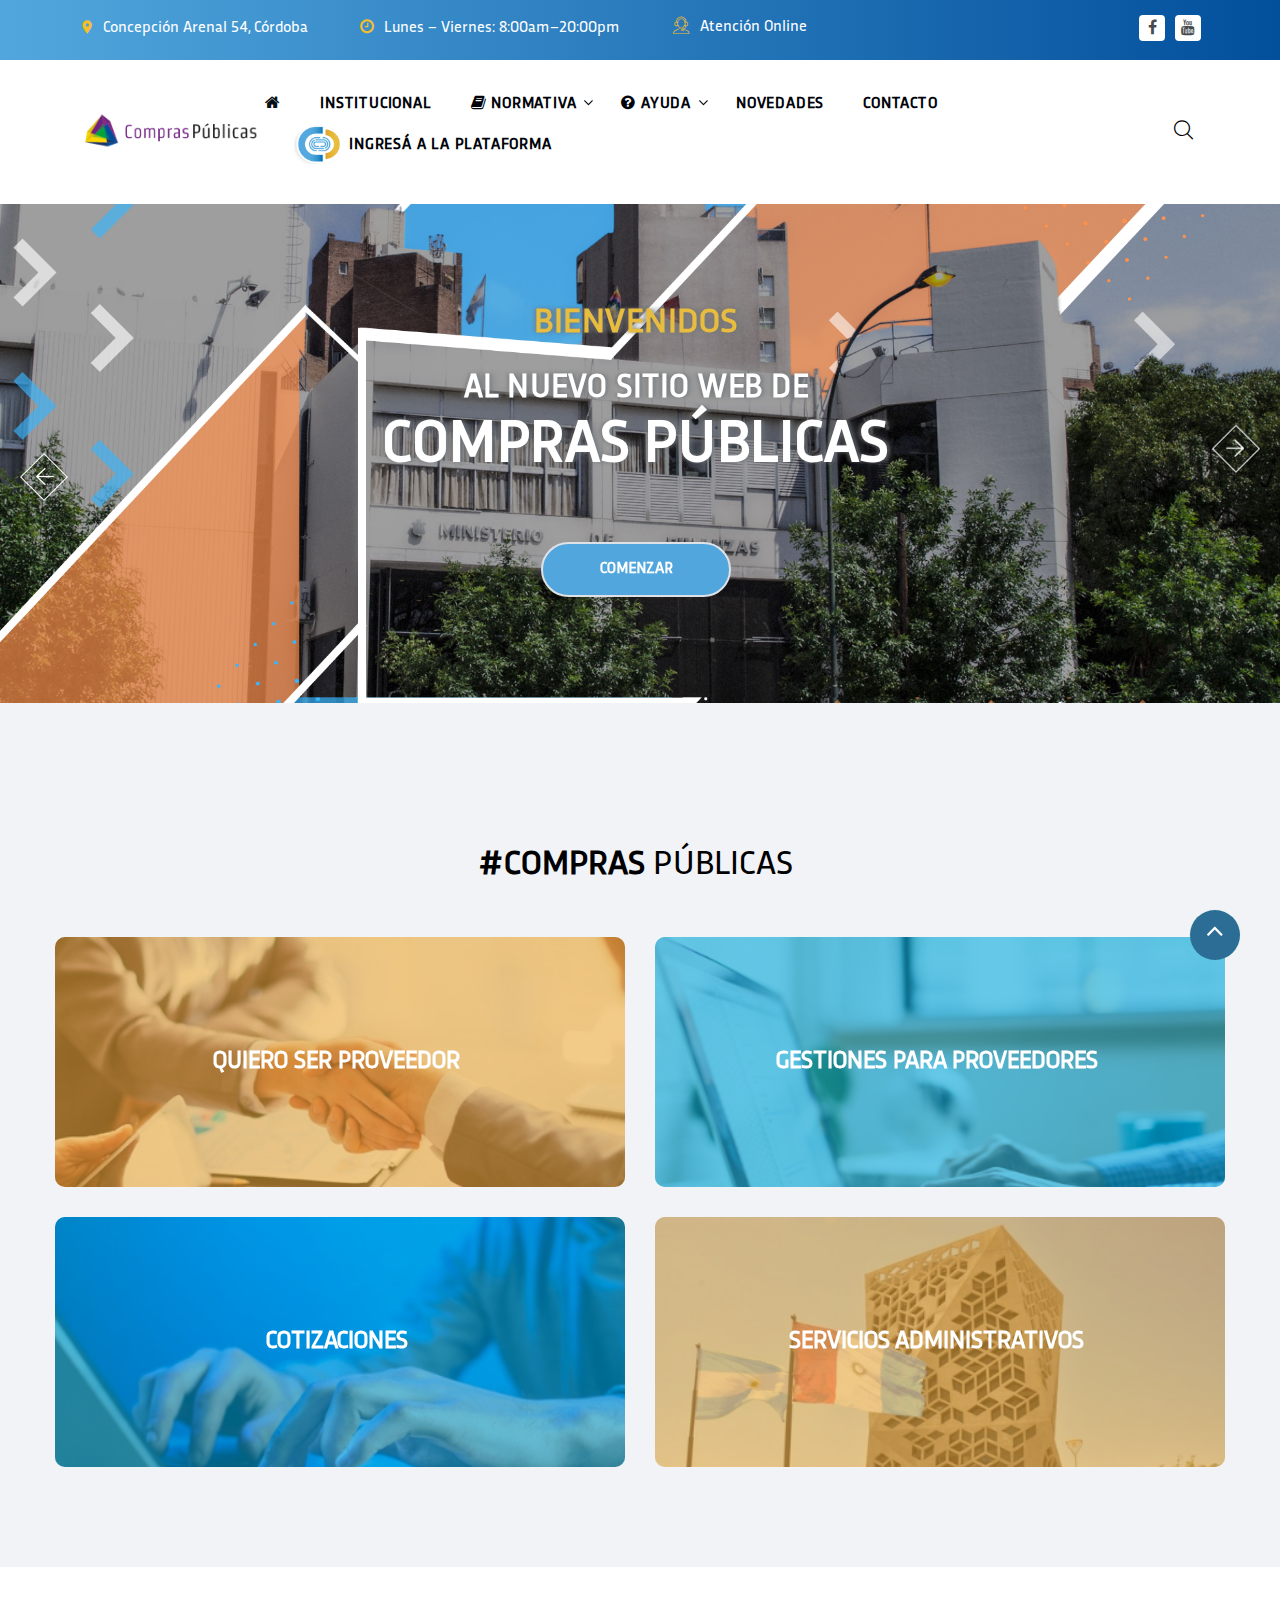
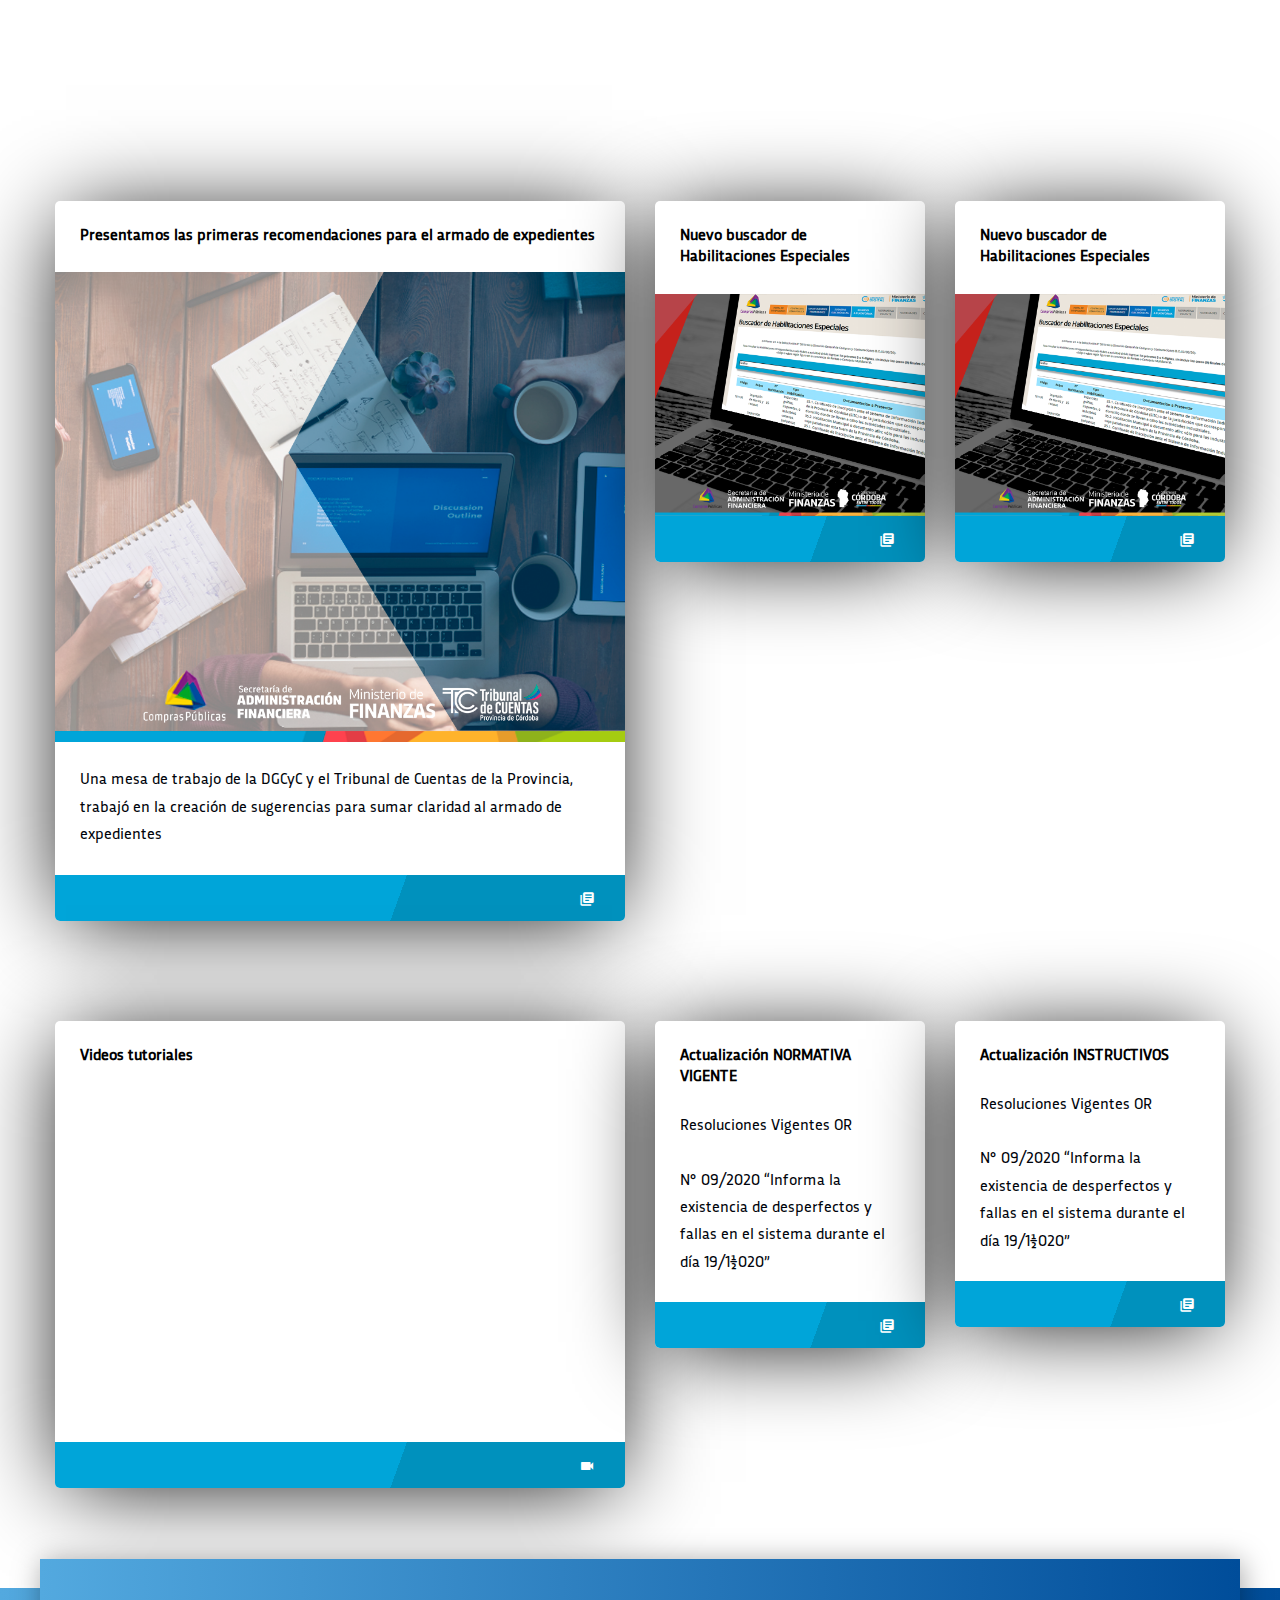
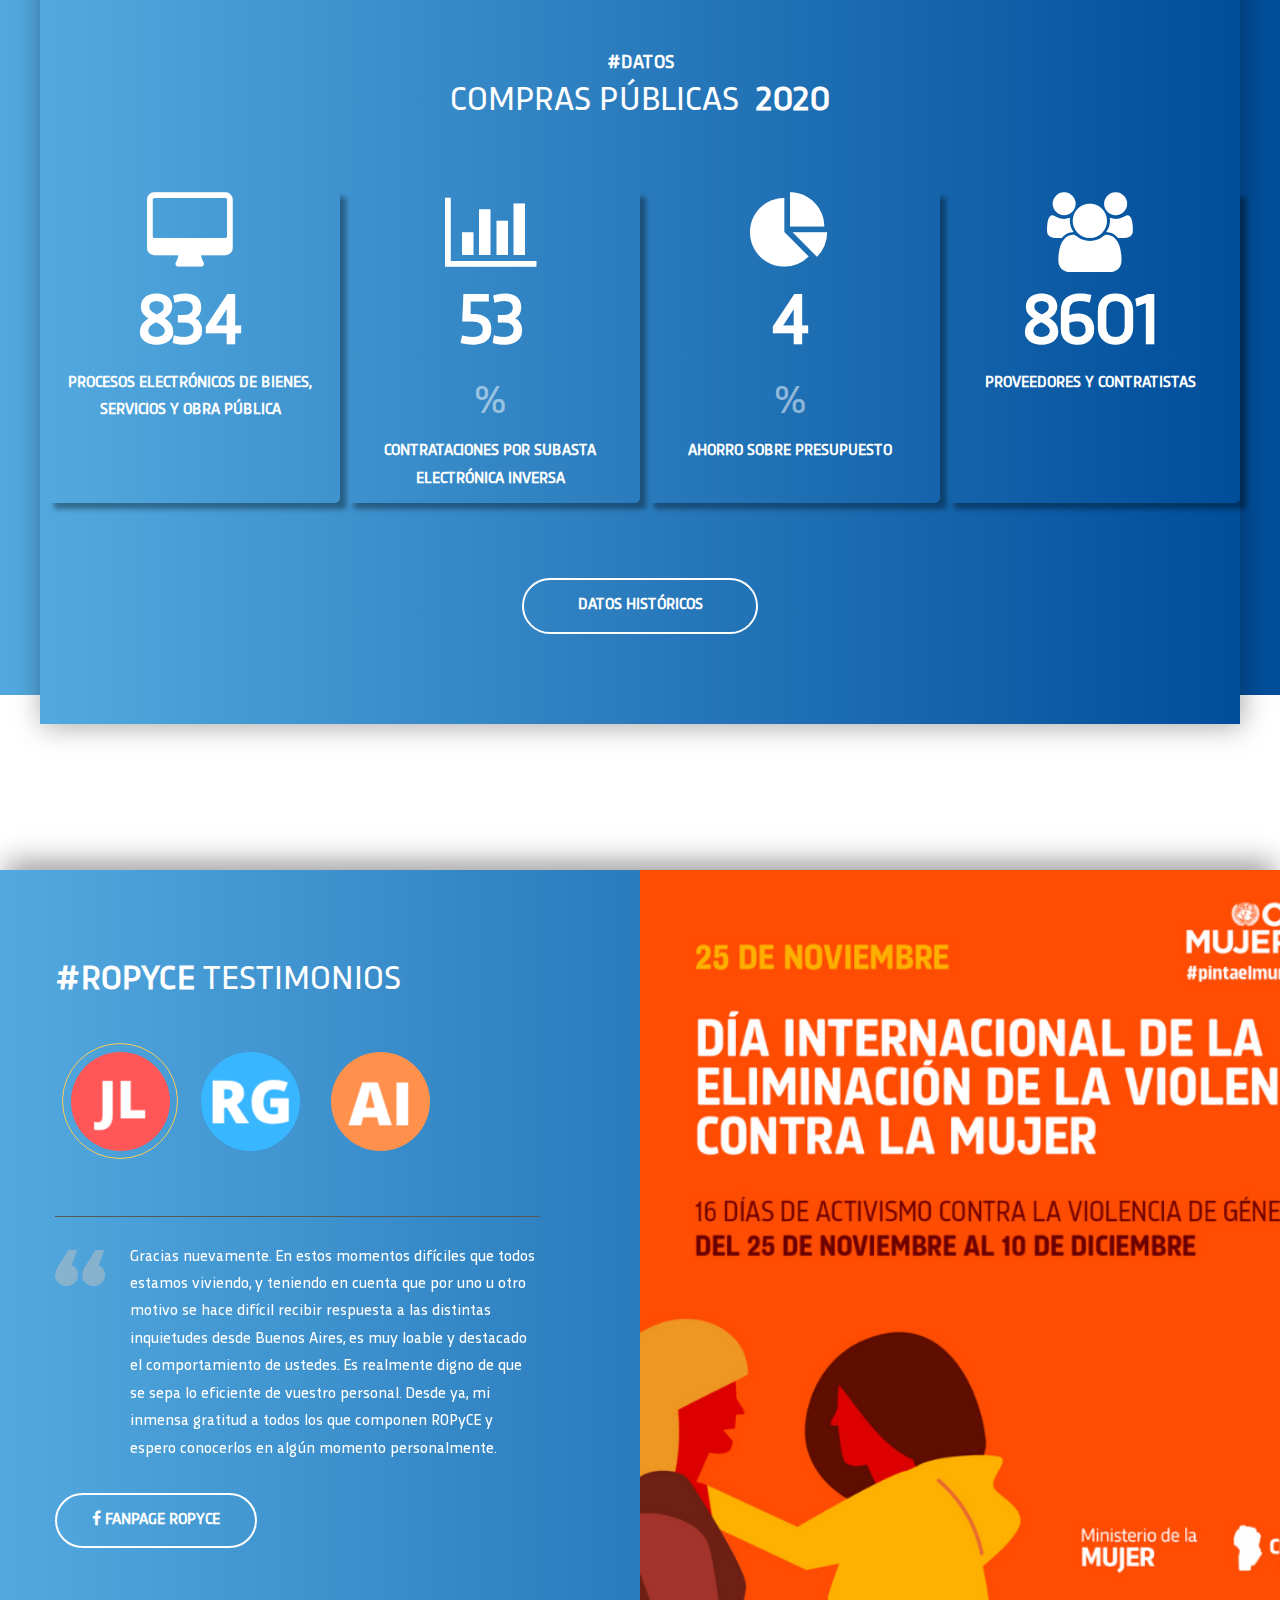
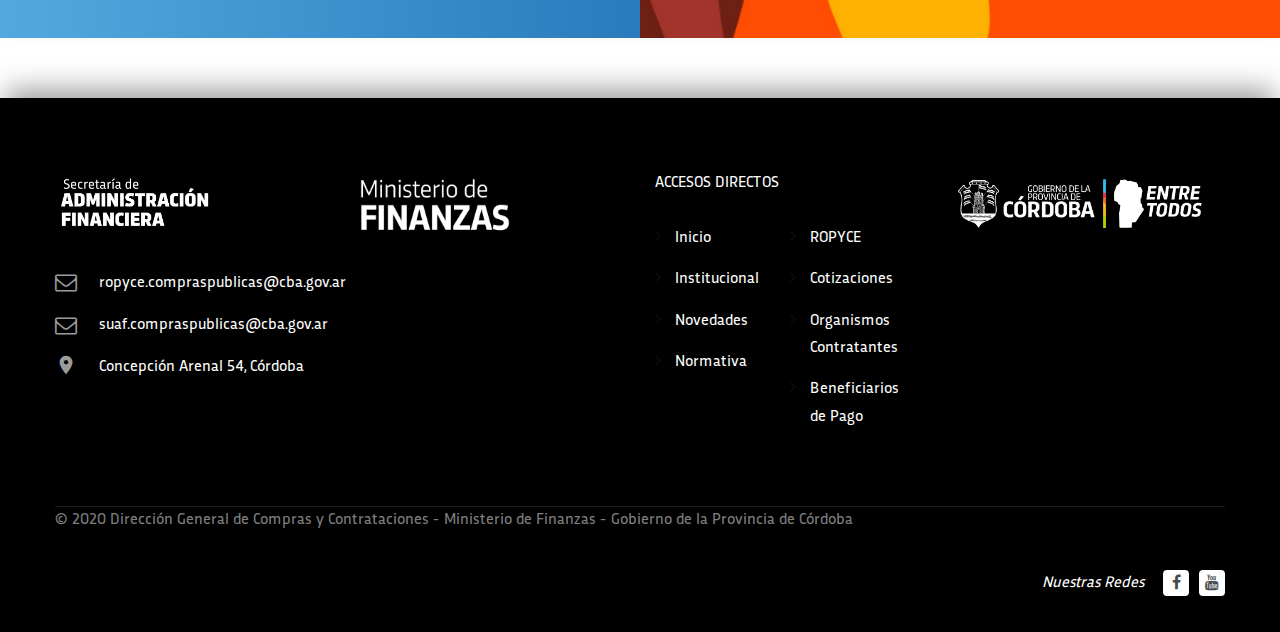
<file: index.html>
<!DOCTYPE html>
<html lang="es" class="wide wow-animation">
<head>
<title>ComprasPúblicas</title>
<meta name="format-detection" content="telephone=no">
<meta name="viewport" content="width=device-width, height=device-height, initial-scale=1.0, maximum-scale=1.0, user-scalable=0">
<meta http-equiv="X-UA-Compatible" content="IE=edge">
<meta charset="utf-8">
<!-- CSS -->
<link rel="stylesheet" href="https://cdn.jsdelivr.net/npm/bootstrap@4.5.3/dist/css/bootstrap.min.css" integrity="sha384-TX8t27EcRE3e/ihU7zmQxVncDAy5uIKz4rEkgIXeMed4M0jlfIDPvg6uqKI2xXr2" crossorigin="anonymous">

<!-- jQuery and JS bundle w/ Popper.js -->
<script src="https://code.jquery.com/jquery-3.5.1.slim.min.js" integrity="sha384-DfXdz2htPH0lsSSs5nCTpuj/zy4C+OGpamoFVy38MVBnE+IbbVYUew+OrCXaRkfj" crossorigin="anonymous"></script>
<script src="https://cdn.jsdelivr.net/npm/bootstrap@4.5.3/dist/js/bootstrap.bundle.min.js" integrity="sha384-ho+j7jyWK8fNQe+A12Hb8AhRq26LrZ/JpcUGGOn+Y7RsweNrtN/tE3MoK7ZeZDyx" crossorigin="anonymous"></script>
<link rel="icon" href="images/favicon-2.png" type="image/x-icon">
<link rel="stylesheet" type="text/css" href="css/css.css?family=Roboto:100,300,400,500,700%7CPlayfair+Display:400,700,700i,900,900i">
<link rel="stylesheet" href="css/style.css">


<script src="https://code.jquery.com/jquery-3.5.1.min.js" integrity="sha256-9/aliU8dGd2tb6OSsuzixeV4y/faTqgFtohetphbbj0=" crossorigin="anonymous"></script>

<script type="text/javascript">
$(document).ready(function() {
$('a[href^="#"]').click(function() {
  var destino = $(this.hash);
  if (destino.length == 0) {
    destino = $('a[name="' + this.hash.substr(1) + '"]');
  }
  if (destino.length == 0) {
    destino = $('html');
  }
  $('html, body').animate({ scrollTop: destino.offset().top }, 500);
  return false;
});
});
</script>


</head>
<body style="">
<div class="page">
  <header class="page-head ">
    <div class="rd-navbar-wrap ">
      <nav data-layout="rd-navbar-fixed" data-sm-layout="rd-navbar-fixed" data-md-device-layout="rd-navbar-fixed" data-lg-layout="rd-navbar-static" data-lg-device-layout="rd-navbar-static" data-stick-up-clone="false" data-md-stick-up-offset="53px" data-lg-stick-up-offset="53px" data-md-stick-up="true" data-lg-stick-up="true" class="rd-navbar rd-navbar-corporate-dark">
        <div class="rd-navbar-inner ">
          <div class="rd-navbar-aside ">
            <div data-custom-toggle=".rd-navbar-aside" data-custom-toggle-disable-on-blur="true" class="rd-navbar-aside-toggle"><span></span></div>
            <div class="rd-navbar-aside-content context-dark ">
              <ul class="rd-navbar-aside-group list-units">
                <li>
                  <div class="unit unit-horizontal unit-spacing-xs">
                    <div class="unit-left"><span class="icon icon-xxs-small icon-primary material-icons-place icon-shift-1 offset-top-2"></span></div>
                    <div class="unit-body"><a  class="link-white-v2 reveal-inline">Concepción Arenal 54, Córdoba</a></div>
                  </div>
                </li>
                <li>
                  <div class="unit unit-horizontal unit-spacing-xs">
                    <div class="unit-left"><span class="icon icon-xxs icon-primary fa-clock-o offset-top-2"></span></div>
                    <div class="unit-body">
                      <p class="text-white">Lunes – Viernes: 8:00am–20:00pm</p>
                    </div>
                  </div>
                </li>
                <li>
                  <div class="unit unit-horizontal unit-spacing-xs">
                    <div class="unit-left"><span class="icon icon-xs icon-primary thin-icon-support "></span></div>
                    <div class="unit-body"><a  class="link-white-v2">Atención Online</a></div>
                  </div>
                </li>
              </ul>
              <div class="rd-navbar-aside-group">
                <ul class="list-inline list-inline-reset">
                  <li><a href="https://www.facebook.com/ropycecba" target="_blank" class="icon icon-round icon-abbey-filled icon-xxs-smallest fa fa-facebook"></a></li>
                  <li><a href="https://www.youtube.com/channel/UCiPAxG4_18oZzeJRPIOQkIg" target="_blank" class="icon icon-round icon-abbey-filled icon-xxs-smallest fa fa-youtube"></a></li>
                </ul>
              </div>
            </div>
          </div>



          <div class="rd-navbar-group rd-navbar-search-wrap">
            <div class="rd-navbar-panel">
              <button data-custom-toggle=".rd-navbar-nav-wrap" data-custom-toggle-disable-on-blur="true" class="rd-navbar-toggle"><span></span></button>
              <a href="index.html" class="rd-navbar-brand brand"><img src="images/compras.png" alt="logo" width="200" height="34"/></a> </div>
            <div class="rd-navbar-nav-wrap">
              <div class="rd-navbar-nav-inner">
                <div class="rd-navbar-search">
                  <form action="search-results.html" method="GET" data-search-live="rd-search-results-live" class="rd-search">
                    <div class="form-group">
                      <label for="rd-search-form-input" class="form-label">Buscar...</label>
                      <input id="rd-search-form-input" type="text" name="s" autocomplete="off" class="form-control">
                      <div id="rd-search-results-live" class="rd-search-results-live"></div>
                    </div>
                    <button type="submit" class="rd-search-submit"></button>
                  </form>
                  <button data-rd-navbar-toggle=".rd-navbar-search, .rd-navbar-search-wrap" class="rd-navbar-search-toggle"></button>
                </div>
                <ul class="rd-navbar-nav">
                  <li class="active"><a href="index.html"><i class="fa fa-home"></i> </a> </li>
                  <li><a href="institucional.html">Institucional</a> </li>
                  <li><a href="normativa.html"> <i class="fa fa-book"></i> Normativa</a>
                    <ul class="rd-navbar-dropdown">
                      <li><a href="normativa.html">Bienes y Servicios</a> </li>
                      <li><a href="normativa.html">Obra Pública</a> </li>
                      <li><a href="normativa.html">Resoluciones de la DGCyC</a> </li>
                      <li><a href="normativa.html">Otras normas de referencia</a> </li>
                    </ul>
                  </li>
                  <li><a href="#"><i class="fa fa-question-circle"></i> Ayuda</a>
                    <ul class="rd-navbar-dropdown">
                      <li><a href="ayuda.html">Preguntas Frecuentes</a> </li>
                      <li><a href="instructivos.html">Instructivos</a> </li>

                    </ul>
                  </li>
                  <li><a href="novedades.html">Novedades</a> </li>

                  <li><a href="contacto.html">contacto</a> </li>
                  <li style="cursor:pointer;" class="btncidi"> <a class="" type="" data-toggle="collapse" data-target="#collapseExample" aria-expanded="false" aria-controls="collapseExample"> <img src="images/cidi.png" alt="" width="50px"> Ingresá a la plataforma</a> </li>

                </ul>

              </div>

            </div>

          </div>
        </div>
        <div class="collapse" id="collapseExample">
        <div class="card card-body bg-primary" >
        <div class="row text-white text-center" style="vertical-align:middle">
          <div class="col-lg-4 cidicard">
            <h3>¿QUÉ ES CIUDADANO DIGITAL?:</h3>
            <p>Es una plataforma tecnológica que te permite acceder de forma simple a todos los trámites y servicios digitales del Gobierno de la Provincia de Córdoba.</p>
          </div>
          <div class="col-lg-4 cidicard">
            <h3>NIVEL DE ACCESO 2:</h3>

            <p>Es necesario para realizar las gestiones en ComprasPúblicas. Te permitirá acceder a una mayor cantidad de servicios web, digitalizar documentación y otros. <br>
           </p>	<div type="button" class="btn btn-warning" name="button"><a href="https://cidi.cba.gov.ar/portal-publico/acceso#nivel2" target="_blank">Más Información</a></div>
          </div>
          <div class="col-lg-4 cidicard" style="display:block; margin:auto">

            <img src="images/cidifoto.jpg"  width="129" height="129" alt="" class="img-circle"> <br>
            <div type="button" class="btn btn-warning" name="button"><a href="https://cidi.cba.gov.ar/portal-publico/?app=25" target="_blank" > Iniciá sesión</a>
            </div>

          </div>

        </div>

        </div>
        </div>
      </nav>
    </div>

  </header>



  <main class="page-content">



    <section class="">

      <div data-loop="true" data-autoplay="false" data-simulate-touch="false" class="swiper-container swiper-slider swiper-variant-1 bg-gray-base">
        <div class="swiper-wrapper text-center ">

          <div data-slide-bg="images/slider7.png" class="swiper-slide">
            <div class="swiper-slide-caption">
              <div class="shell">
                <div class="range range-xs-center text-center">
                  <div class="cell-sm-11 cell-md-10 cell-lg-12">
                    <div data-caption-animate="fadeInUp" data-caption-delay="0s" class=" text-uppercase jumbotron-custom border-modern black-highlight"> <h3 class="colorlila">Bienvenidos</h3> <h5> Al Nuevo  Sitio Web de </h5><span>  Compras Públicas </span></div>
                    <div data-caption-animate="fadeInUp" data-caption-delay="450s" class="offset-sm-top-5">
                      <p  style="color:white" class="text-big-19 veil reveal-sm-inline-block"></p>
                    </div>
                    <div data-caption-animate="fadeInUp" data-caption-delay="550s" class="offset-top-27"><a href="#submenu" class="btn btn-primary">Comenzar</a></div>
                  </div>
                </div>
              </div>
            </div>
          </div>

          

          <div data-slide-bg="images/slider45.png" class="swiper-slide ">
            <div class="swiper-slide-caption">
              <div class="shell">
                <div class="range range-xs-center cardresumen black-highlight">
                  <div class="cell-sm-11 cell-md-6">
                    <div data-caption-animate="fadeInUp" data-caption-delay="0s" class=" text-uppercase jumbotron-custom border-modern">Ayuda económica para actividades restringidas por la pandemia</div>
                    </div>
                    <div class="cell-sm-11 cell-md-6">

                    <div data-caption-animate="fadeInUp" data-caption-delay="450s" class="offset-sm-top-5">
                      <p class="text-big-22  veil reveal-sm-inline-block"><h4>Dirigido a Monotributistas y Responsables Inscriptos, titulares de unidades económicas. Abarca diversos rubros. Para recibir el beneficio deberán completar el formulario digital y estar inscriptos en Rentas. El plazo de inscripción es hasta el 26 de octubre.</h4></p>
                    </div>

                    </div>
                    <div data-caption-animate="fadeInUp" data-caption-delay="550s" class="offset-top-27"><a href="appointment.html" class="btn btn-primary">Ver más</a></div>

                </div>
              </div>
            </div>
          </div>




          <div data-slide-bg="images/slider45.png" class="swiper-slide" >
            <div class="swiper-slide-caption">
              <div class="shell">
                <div class="range range-xs-center cardresumen black-highlight">
                  <div class="cell-sm-11 cell-md-10 cell-lg-12">
                    <div data-caption-animate="fadeInUp" data-caption-delay="0s" class=" text-uppercase jumbotron-custom border-modern">Resumen Ejecutivo de septiembre</div>
                    <div data-caption-animate="fadeInUp" data-caption-delay="450s" class="offset-sm-top-5">
                      <p class="text-big-19 text-white veil reveal-sm-inline-block"><h3>Conocé los números de las contrataciones que se realizaron en el último mes y otros datos de la Dirección General de Compras y Contrataciones.</h3></p>
                    </div>
                    <div data-caption-animate="fadeInUp" data-caption-delay="550s" class="offset-top-27"><a href="appointment.html" class="btn btn-primary">Ver Resumen Ejecutivo</a></div>
                  </div>
                </div>
              </div>
            </div>
          </div>



        </div>
        <div class="swiper-scrollbar veil-lg"></div>
        <div class="swiper-nav-wrap veil reveal-lg-block">
          <div class="swiper-button-prev"></div>
          <div class="swiper-button-next"></div>
        </div>
      </div>
    </section>



    <section class=" section-50 section-sm-75 section-lg-100 bg-athens-lighten " id="submenu" >
      <div class="shell"  >
        <h3 class="text-center"  ><br> #COMPRAS <span class="text-thin"> PÚBLICAS</span></h3>

        <div class="range range-sm-center range-md-left">
          <div class="cell-sm-9 cell-md-6 height-fill">
            <article class="post-block bg-amarillo">
              <div class="post-image"><img src="images/2.png" alt=""/> </div>
              <div class="post-body">
                <h4 class="post-header"><a href="Quieroserproveedor2.html">QUIERO SER PROVEEDOR</a></h4>

              </div>
            </article>
          </div>
          <div class="cell-sm-9 cell-md-6 height-fill offset-top-30 offset-md-top-0">
            <article class="post-block bg-lila">
              <div class="post-image"><img src="images/0.png" alt="" width="570" height="253"/> </div>
              <div class="post-body">
                <h4 class="post-header"><a href="gestiones.html">GESTIONES PARA PROVEEDORES</a></h4>

              </div>
            </article>
          </div>
          <div class="cell-sm-9 cell-md-6 height-fill offset-top-30">
            <article class="post-block bg-azul">
              <div class="post-image"><img src="images/1.png" alt="" width="570" height="253"/> </div>
              <div class="post-body">
              <h4 class="post-header"><a href="cotizaciones.html">COTIZACIONES</a></h4>

              </div>
            </article>
          </div>
          <div class="cell-sm-9 cell-md-6 height-fill offset-top-30">
            <article class="post-block bg-verde">
              <div class="post-image"><img src="images/3.png" alt="" width="570" height="253"/> </div>
              <div class="post-body">
                <h4 class="post-header"><a href="organismos.html">SERVICIOS ADMINISTRATIVOS</a></h4>

              </div>
            </article>
          </div>

        </div>

      </div>
    </section>









        <section class="section-50 section-sm-75 section-lg-100  bgsubmenu">
          <div class="shell">
            <h3 class="text-center text-white"><br> #ÚLTIMAS <span class="text-thin"> Novedades</span></h3>

            <div class="range range-sm-center range-md-left">
              <div class="cell-sm-9 cell-md-6 ">
                <article class="post-modern">
                  <div class="post-header">
                    <h6 class="text-bold"><a href="blog-post.html">Presentamos las primeras recomendaciones para el armado de expedientes</a></h6>
                  </div>
                  <div class="post-body">
                    <figure><img src="images/novedad.png" alt="" width="570" height="321"/> </figure>
                    <div class="post-inset">
                      <p>Una mesa de trabajo de la DGCyC y el Tribunal de Cuentas de la Provincia, trabajó en la creación de sugerencias para sumar claridad al armado de expedientes</p>
                    </div>
                  </div>
                  <div class="post-footer">
                    <div class="post-meta">

                    </div>
                    <div class="post-type"><span class="icon icon-xxs icon-gray-base material-icons-library_books"></span></div>
                  </div>
                </article>



              </div>

              <div class="cell-sm-9 cell-md-3 offset-top-30 offset-md-top-0">
                <article class="post-modern">
                  <div class="post-header">
                    <h6 class="text-bold"><a href="blog-post.html">Nuevo buscador de Habilitaciones Especiales</a></h6>
                  </div>
                  <div class="post-body">
                    <figure><img src="images/slider3.png" alt="" width="570" height="321"/> </figure>
                  </div>
                  <div class="post-footer">
                    <div class="post-meta">

                    </div>
                    <div class="post-type"><span class="icon icon-xxs icon-gray-base material-icons-library_books"></span></div>
                  </div>
                </article>









              </div>
              <div class="cell-sm-9 cell-md-3 offset-top-30 offset-md-top-0">
                <article class="post-modern">
                  <div class="post-header">
                    <h6 class="text-bold"><a href="blog-post.html">Nuevo buscador de Habilitaciones Especiales</a></h6>
                  </div>
                  <div class="post-body">
                    <figure><img src="images/slider3.png" alt="" width="570" height="321"/> </figure>
                  </div>
                  <div class="post-footer">
                    <div class="post-meta">

                    </div>
                    <div class="post-type"><span class="icon icon-xxs icon-gray-base material-icons-library_books"></span></div>
                  </div>
                </article>






              </div>

              <div class="cell-sm-9 cell-md-6 offset-top-30 offset-md-top-100">

                <article class="post-modern">
                  <div class="post-header">
                    <h6 class="text-bold"><a href="blog-post.html">Videos tutoriales</a></h6>
                  </div>
                  <div class="post-body">
                    <div class="post-inset">
                      <div class="soundcloud-player-classic">
                        <iframe width="560" height="315" src="https://www.youtube.com/embed/U7U6iy8mIcw" frameborder="0" allow="accelerometer; autoplay; clipboard-write; encrypted-media; gyroscope; picture-in-picture" allowfullscreen></iframe>
                      </div>
                    </div>
                  </div>
                  <div class="post-footer">
                    <div class="post-meta">

                    </div>
                    <div class="post-type"><span class="icon icon-xxs icon-gray-base material-icons-videocam"></span></div>
                  </div>
                </article>

              </div>
              <div class="cell-sm-9 cell-md-3 offset-top-30 offset-md-top-100">

                <article class="post-modern">
                  <div class="post-header">
                    <h6 class="text-bold"><a href="blog-post.html">Actualización NORMATIVA VIGENTE</a></h6>
                  </div>
                  <div class="post-body">
                    <div class="post-inset">
                      <p>Resoluciones Vigentes OR</p>
                      <p>  N° 09/2020 “Informa la existencia de desperfectos y fallas en el sistema durante el día 19/11/2020”</p>

                    </div>
                  </div>
                  <div class="post-footer">
                    <div class="post-meta">

                    </div>
                    <div class="post-type"><span class="icon icon-xxs icon-gray-base material-icons-library_books"></span></div>
                  </div>
                </article>

              </div>
              <div class="cell-sm-9 cell-md-3 offset-top-30 offset-md-top-100">

                <article class="post-modern">
                  <div class="post-header">
                    <h6 class="text-bold"><a href="blog-post.html">Actualización INSTRUCTIVOS</a></h6>
                  </div>
                  <div class="post-body">
                    <div class="post-inset">
                      <p>Resoluciones Vigentes OR</p>
                      <p>  N° 09/2020 “Informa la existencia de desperfectos y fallas en el sistema durante el día 19/11/2020”</p>

                    </div>
                  </div>
                  <div class="post-footer">
                    <div class="post-meta">

                    </div>
                    <div class="post-type"><span class="icon icon-xxs icon-gray-base material-icons-library_books"></span></div>
                  </div>
                </article>

              </div>


            </div>

          </div>
        </section>











    <section class="section-with-counters bg-primary text-center">
      <div class="shell bg-cape-cod context-dark section-60 section-md-90">
        <h4 class="text-rolling-stone text-bold text-uppercase">#datos</h4>
        <h3 class="offset-top-2"><span class="text-thin">Compras Públicas</span> 2020 </h3>
        <p class="text-white"></p>
        <div class="range offset-top-60 list-md-dashed">
          <div class="cell-sm-3 contador-item">
            <i class="fa fa-desktop icocontador"></i>
            <div class="h1 small counter-bold counter">834</div>
            <div class="offset-top-0 text-bold text-white text-uppercase">Procesos Electrónicos de bienes, servicios y obra pública</div>
          </div>
          <div class="cell-sm-3 offset-top-40 offset-sm-top-0 contador-item">
            <i class="fa fa-bar-chart icocontador"></i>

            <div class="h1 small counter-bold counter">53</div><span style="font-size:40px">%</span>
            <div class="offset-top-0 text-bold text-white text-uppercase">Contrataciones por Subasta Electrónica Inversa</div>
          </div>
          <div class="cell-sm-3 offset-top-40 offset-sm-top-0 contador-item">
            <i class="fa fa-pie-chart icocontador"></i>

            <div class="h1 small counter-bold counter">4</div><span style="font-size:40px">%</span>
            <div class="offset-top-0 text-bold text-white text-uppercase">Ahorro sobre presupuesto</div>
          </div>
          <div class="cell-sm-3 offset-top-40 offset-sm-top-0 contador-item">
            <i class="fa fa-users icocontador"></i>

            <div class="h1 small counter-bold counter">8601</div>
            <div class="offset-top-0 text-bold text-white text-uppercase">Proveedores y Contratistas</div>
          </div>
        </div>
        <div class="offset-top-50 offset-md-top-75 inset-xs-left-60 inset-xs-right-60">
          <div class="reveal-sm-flex range-sm-center range-sm-middle"><a href="services.html" style="min-width:236px;" class="btn offset-top-0 ">Datos Históricos</a></div>
        </div>
      </div>
    </section>

    <section class="section-66 section-sm-top-100 section-sm-bottom-75 bg1">

    </section>

    <section class="bg-cape-cod context-dark bg-primary">
      <div class="shell">
        <div class="range range-xs-center range-md-left">
          <div class="cell-xs-10 cell-md-6 text-left section-60 section-sm-90">
            <div>
              <h3>#ROPYCE <span class="text-thin">Testimonios</span> </h3>
              <div class="offset-top-40 carousel-testimonials-home">
                <div class="inset-lg-right-50">
                  <div id="child-carousel" data-for=".carousel-parent" data-arrows="false" data-loop="false" data-dots="false" data-swipe="true" data-items="1" data-xs-items="3" data-sm-items="3" data-md-items="3" data-lg-items="4" data-slide-to-scroll="1" data-center-mode="false" data-center-padding="0" class="slick-slider slick-slider slick-carousel-round-image slick-images">
                    <div class="item">
                      <div class="imp-wrap"><img src="images/testimonios/jl.png" alt="" width="99" height="99"/> </div>
                    </div>
                    <div class="item">
                      <div class="imp-wrap"><img src="images/testimonios/rg.png" alt="" width="99" height="99"/> </div>
                    </div>
                    <div class="item">
                      <div class="imp-wrap"><img src="images/testimonios/ai.png" alt="" width="99" height="99"/> </div>
                    </div>

                  </div>
                </div>
                <div data-arrows="false" data-loop="true" data-dots="true" data-swipe="true" data-child="#child-carousel" data-for="#child-carousel" data-items="1" data-xs-items="1" data-sm-items="1" data-md-items="1" data-lg-items="1" data-slide-to-scroll="1" data-center-mode="false" class="slick-slider carousel-parent slick-dots-variant-1 offset-top-35">
                  <div class="item inset-left-10 inset-right-10 inset-">
                    <div class="inset-lg-right-85">
                      <blockquote class="quote-left">
                        <div class="range range-xs-bottom">
                          <div class="cell-xs-6">
                            <div class="quote-name"> <cite></cite> </div>
                            <div class="text-dusty-gray"></div>
                          </div>
                          <div class="cell-xs-6 text-center offset-top-22 offset-xs-top-0">

                          </div>
                        </div>
                        <div class="divider-fullwidth"></div>
                        <div class="quote-body"> <q> Gracias nuevamente. En estos momentos difíciles que todos estamos viviendo, y teniendo en cuenta que por uno u otro motivo se hace difícil recibir respuesta a las distintas inquietudes desde Buenos Aires, es muy loable y destacado el comportamiento de ustedes. Es realmente digno de que se sepa lo eficiente de vuestro personal. Desde ya, mi inmensa gratitud a todos los que componen ROPyCE y espero conocerlos en algún momento personalmente.</q> </div>
                      </blockquote>
                    </div>
                  </div>
                  <div class="item inset-left-10 inset-right-10 inset-">
                    <div class="inset-lg-right-85">
                      <blockquote class="quote-left">
                        <div class="range range-xs-bottom">
                          <div class="cell-xs-6">
                            <div class="quote-name"> <cite></cite> </div>
                            <div class="text-dusty-gray"></div>
                          </div>
                          <div class="cell-xs-6 text-center offset-top-22 offset-xs-top-0">

                          </div>
                        </div>
                        <div class="divider-fullwidth"></div>
                        <div class="quote-body"> <q> Muchísimas gracias. Ahora completo la encuesta, super bueno el servicio</q> </div>
                      </blockquote>
                    </div>
                  </div>
                  <div class="item inset-left-10 inset-right-10 inset-">
                    <div class="inset-lg-right-85">
                      <blockquote class="quote-left">
                        <div class="range range-xs-bottom">
                          <div class="cell-xs-6">
                            <div class="quote-name"> <cite></cite> </div>
                            <div class="text-dusty-gray"></div>
                          </div>
                          <div class="cell-xs-6 text-center offset-top-22 offset-xs-top-0">

                          </div>
                        </div>
                        <div class="divider-fullwidth"></div>
                        <div class="quote-body"> <q> Natalia, sos muy amable. Agradezco la celeridad y la precisión de tus respuestas (...)</q> </div>
                      </blockquote>
                    </div>
                  </div>

                </div>
                <div class="offset-top-22"><a href="#" class="btn btn-facebook"> <i class="fa fa-facebook"> </i> Fanpage ROPYCE</a></div>

              </div>
            </div>
          </div>
          <div class="cell-md-6 section-image-aside section-image-aside-right">
            <div style="background-image: url(images/noticiaropyce.png)" class="section-image-aside-img veil reveal-md-block"></div>
          </div>
        </div>
      </div>
    </section>


    <section class="section-30 bg1">
      <div class="shell">



      </div>
    </section>


  </main>


  <footer class="page-foot bg-cape-cod context-dark">
    <section class="section-40 section-sm-75">
      <div class="shell">
        <div class="range range-xs-center">
          <div class="cell-xs-9 cell-sm-11 cell-lg-12">

            <div class="range">
              <div class="cell-sm-6 cell-md-10 cell-lg-3">
                <div style="max-width: 510px;" class="inset-lg-right-20"><a href="index.html" class="brand brand-inverse"><img src="images/safb.png" alt="logo" width="160"/></a>
               </div>
               <address class="contact-info offset-top-22 offset-md-top-30 offset-lg-top-35 text-left">
                 <div class="unit unit-horizontal unit-spacing-md unit-middle offset-top-15">
                   <div class="unit-left"><span class="icon icon-xs icon-dusty-gray fa fa-envelope-o"></span></div>
                   <div class="unit-body"><a href="#5d7e" class="link-white"><span > ropyce.compraspublicas@cba.gov.ar</span></a></div>
                 </div>
               <div class="unit unit-horizontal unit-spacing-md unit-middle offset-top-15">
                 <div class="unit-left"><span class="icon icon-xs icon-dusty-gray fa fa-envelope-o"></span></div>
                 <div class="unit-body"><a href="#5d7e" class="link-white"><span > suaf.compraspublicas@cba.gov.ar</span></a></div>
               </div>
               <div class="unit unit-horizontal unit-spacing-md offset-top-15">
                 <div class="unit-left"><span class="icon icon-xs icon-dusty-gray material-icons-place"></span></div>
                 <div class="unit-body"><a href="#" class="link-white reveal-inline">Concepción Arenal 54, Córdoba</a></div>
               </div>
               </address>
              </div>

              <div class="cell-sm-6 cell-md-4 cell-lg-3 offset-top-50 offset-sm-top-0 offset-md-top-50 offset-lg-top-0">
                <div style="max-width: 510px;" class="inset-lg-right-20"><a href="index.html" class="brand brand-inverse"><img src="images/finanzasb.png" alt="logo" width="160"/></a>
                </div>

              </div>
              <div class="cell-sm-6 cell-md-4 cell-lg-3 offset-top-50 offset-lg-top-0">
                <h6 class="text-small-16 text-uppercase">Accesos directos</h6>
                <div style="max-width: 270px;" class="row offset-top-22 offset-md-top-30">
                  <div class="col-xs-6">
                    <ul class="list-marked-variant-2">
                      <li><a href="index.html">Inicio</a></li>
                      <li><a href="institucional.html">Institucional</a></li>
                      <li><a href="novedades.html">Novedades</a></li>
                      <li><a href="normativa.html">Normativa</a></li>
                    </ul>
                  </div>
                  <div class="col-xs-6">
                    <ul class="list-marked-variant-2">
                      <li><a href="proveedoresycontratistas.html">ROPYCE</a></li>
                      <li><a href="cotizaciones.html">Cotizaciones</a></li>
                      <li><a href="organismoscontratantes.html">Organismos Contratantes</a></li>
                      <li><a href="benficiariosdepago.html">Beneficiarios de Pago</a></li>

                    </ul>
                  </div>
                </div>
              </div>
              <div class="cell-sm-6 cell-md-4 cell-lg-3 offset-top-50 offset-lg-top-0">
                <div style="max-width: 510px;" class="inset-lg-right-20"><a href="index.html" class="brand brand-inverse"><img src="images/gobb.png" alt="logo" width="400"/></a>
               </div>
              </div>
            </div>
          </div>
        </div>
      </div>
    </section>
    <div class="shell">
      <hr class="hr bg-abbey-04">
      © 2020 Dirección General de Compras y Contrataciones - Ministerio de Finanzas - Gobierno de la Provincia de Córdoba
    </div>
    <section class="section-35">
      <div class="shell text-center">
        <div class="range range-sm-reverse range-sm-justify range-sm-middle">
          <div class="cell-sm-6 text-sm-right">
            <div class="group-sm group-middle">
              <p class="text-italic text-white">Nuestras Redes</p>
              <ul class="list-inline list-inline-reset">
                <li><a href="https://www.facebook.com/ropycecba" target="_blank" class="icon icon-round icon-abbey-filled icon-xxs-smallest fa fa-facebook"></a></li>
                <li><a href="https://www.youtube.com/channel/UCiPAxG4_18oZzeJRPIOQkIg" target="_blank" class="icon icon-round icon-abbey-filled icon-xxs-smallest fa fa-youtube"></a></li>
              </ul>
            </div>
          </div>
          <div class="cell-sm-6 offset-top-15 offset-sm-top-0 text-sm-left">
          </div>
        </div>
      </div>
    </section>
  </footer>
</div>


<script src="js/core.min.js"></script>
<script src="js/script.js"></script>

</body>
</html>
</file>
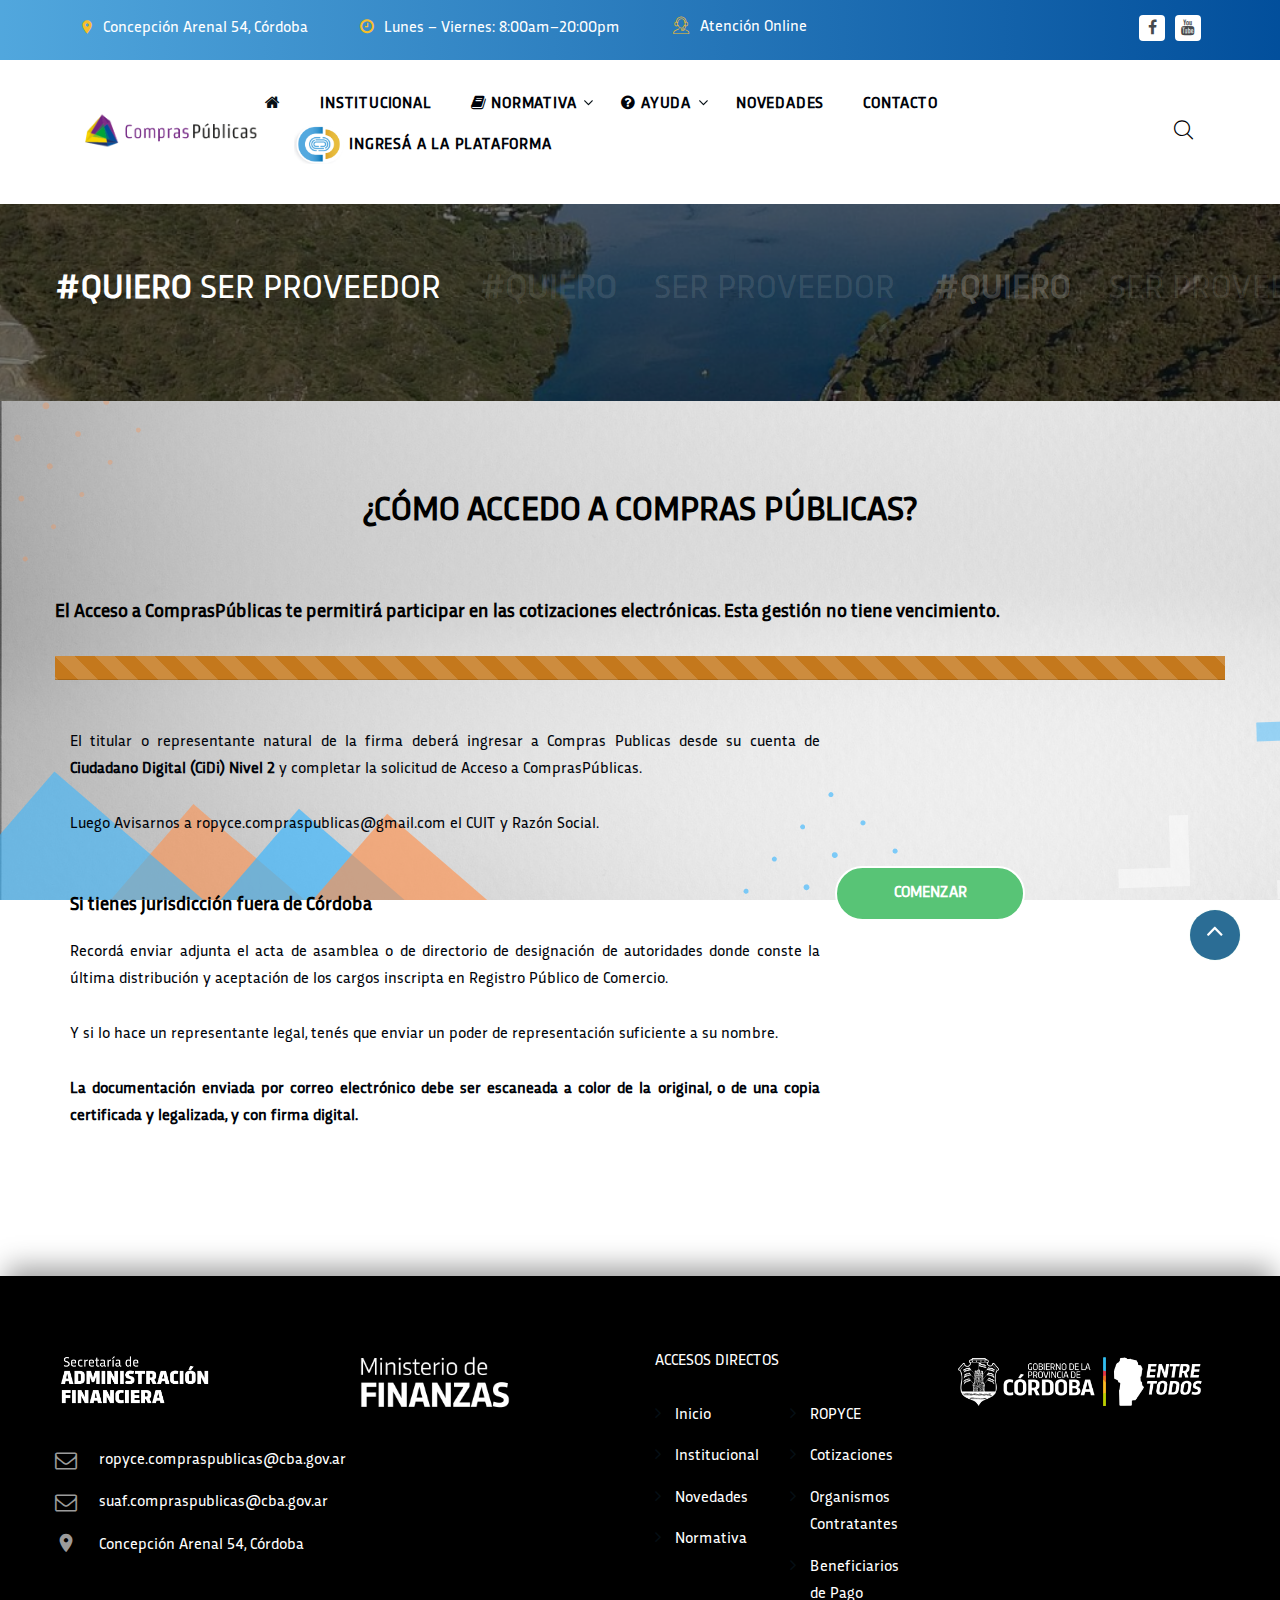
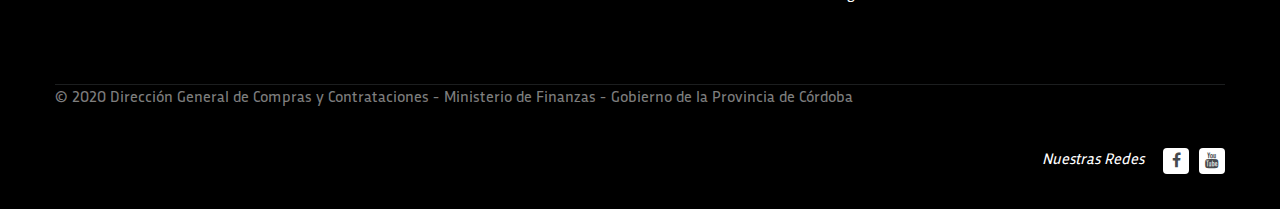
<file: acceso.html>
<!DOCTYPE html>
<html lang="es" class="wide wow-animation">
<head>
<title>ComprasPúblicas</title>
<meta name="format-detection" content="telephone=no">
<meta name="viewport" content="width=device-width, height=device-height, initial-scale=1.0, maximum-scale=1.0, user-scalable=0">
<meta http-equiv="X-UA-Compatible" content="IE=edge">
<meta charset="utf-8">
<!-- CSS -->

<!-- CSS -->
<link rel="stylesheet" href="https://cdn.jsdelivr.net/npm/bootstrap@4.5.3/dist/css/bootstrap.min.css" integrity="sha384-TX8t27EcRE3e/ihU7zmQxVncDAy5uIKz4rEkgIXeMed4M0jlfIDPvg6uqKI2xXr2" crossorigin="anonymous">
<script src="https://code.jquery.com/jquery-3.5.1.slim.min.js" integrity="sha384-DfXdz2htPH0lsSSs5nCTpuj/zy4C+OGpamoFVy38MVBnE+IbbVYUew+OrCXaRkfj" crossorigin="anonymous"></script>

<!-- jQuery and JS bundle w/ Popper.js -->
<script src="https://cdn.jsdelivr.net/npm/bootstrap@4.5.3/dist/js/bootstrap.bundle.min.js" ></script>

<!-- jQuery and JS bundle w/ Popper.js -->

<link rel="icon" href="images/favicon-2.png" type="image/x-icon">
<link rel="stylesheet" type="text/css" href="css/css.css?family=Roboto:100,300,400,500,700%7CPlayfair+Display:400,700,700i,900,900i">
<link rel="stylesheet" href="css/style.css">


<script type="text/javascript">
$(function(){
var $tabla = $('#tabla');

$('#selectCategory').change(function(){
  var value = $(this).val();
  if (value){
    $('tbody tr.' + value, $tabla).show();
    $('tbody tr:not(.' + value + ')', $tabla).hide();
  }
  else{
    // Se ha seleccionado All
    $('tbody tr', $tabla).show();
  }
});
});
</script>

<style type="text/css">
    #register_form fieldset:not(:first-of-type) {
    display: none;
    }
</style>

<script type="text/javascript">
      $(document).ready(function(){
      var form_count = 0, previous_form, next_form, total_forms;
      total_forms = $("fieldset").length;
      $(".next-form").click(function(){
      previous_form = $(this).parent();
      next_form = $(this).parent().next();
      next_form.show();
      previous_form.hide();
      setProgressBarValue(++form_count);
      });
      $(".previous-form").click(function(){
      previous_form = $(this).parent();
      next_form = $(this).parent().prev();
      next_form.show();
      previous_form.hide();
      setProgressBarValue(--form_count);
      });
      setProgressBarValue(form_count);
      function setProgressBarValue(value){
      var percent = parseFloat(100 / (total_forms -1) ) * value;
      percent = percent.toFixed();
      $(".progress-bar")
      .css("width",percent+"%")
      .html(percent+"%");
      }
      // Handle form submit and validation

      });
</script>

</head>
<body style="">
<div class="page">
  <header class="page-head ">
    <div class="rd-navbar-wrap ">
      <nav data-layout="rd-navbar-fixed" data-sm-layout="rd-navbar-fixed" data-md-device-layout="rd-navbar-fixed" data-lg-layout="rd-navbar-static" data-lg-device-layout="rd-navbar-static" data-stick-up-clone="false" data-md-stick-up-offset="53px" data-lg-stick-up-offset="53px" data-md-stick-up="true" data-lg-stick-up="true" class="rd-navbar rd-navbar-corporate-dark">
        <div class="rd-navbar-inner ">
          <div class="rd-navbar-aside ">
            <div data-custom-toggle=".rd-navbar-aside" data-custom-toggle-disable-on-blur="true" class="rd-navbar-aside-toggle"><span></span></div>
            <div class="rd-navbar-aside-content context-dark ">
              <ul class="rd-navbar-aside-group list-units">
                <li>
                  <div class="unit unit-horizontal unit-spacing-xs">
                    <div class="unit-left"><span class="icon icon-xxs-small icon-primary material-icons-place icon-shift-1 offset-top-2"></span></div>
                    <div class="unit-body"><a href="#" class="link-white-v2 reveal-inline">Concepción Arenal 54, Córdoba</a></div>
                  </div>
                </li>
                <li>
                  <div class="unit unit-horizontal unit-spacing-xs">
                    <div class="unit-left"><span class="icon icon-xxs icon-primary fa-clock-o offset-top-2"></span></div>
                    <div class="unit-body">
                      <p class="text-white">Lunes – Viernes: 8:00am–20:00pm</p>
                    </div>
                  </div>
                </li>
                <li>
                  <div class="unit unit-horizontal unit-spacing-xs">
                    <div class="unit-left"><span class="icon icon-xs icon-primary thin-icon-support "></span></div>
                    <div class="unit-body"><a href="callto:#" class="link-white-v2">Atención Online</a></div>
                  </div>
                </li>
              </ul>
              <div class="rd-navbar-aside-group">
                <ul class="list-inline list-inline-reset">
                  <li><a href="https://www.facebook.com/ropycecba" target="_blank" class="icon icon-round icon-abbey-filled icon-xxs-smallest fa fa-facebook"></a></li>
                  <li><a href="https://www.youtube.com/channel/UCiPAxG4_18oZzeJRPIOQkIg" target="_blank" class="icon icon-round icon-abbey-filled icon-xxs-smallest fa fa-youtube"></a></li>
                </ul>
              </div>
            </div>
          </div>



          <div class="rd-navbar-group rd-navbar-search-wrap">
            <div class="rd-navbar-panel">
              <button data-custom-toggle=".rd-navbar-nav-wrap" data-custom-toggle-disable-on-blur="true" class="rd-navbar-toggle"><span></span></button>
              <a href="index.html" class="rd-navbar-brand brand"><img src="images/compras.png" alt="logo" width="200" height="34"/></a> </div>
            <div class="rd-navbar-nav-wrap">
              <div class="rd-navbar-nav-inner">
                <div class="rd-navbar-search">
                  <form action="search-results.html" method="GET" data-search-live="rd-search-results-live" class="rd-search">
                    <div class="form-group">
                      <label for="rd-search-form-input" class="form-label">Buscar...</label>
                      <input id="rd-search-form-input" type="text" name="s" autocomplete="off" class="form-control">
                      <div id="rd-search-results-live" class="rd-search-results-live"></div>
                    </div>
                    <button type="submit" class="rd-search-submit"></button>
                  </form>
                  <button data-rd-navbar-toggle=".rd-navbar-search, .rd-navbar-search-wrap" class="rd-navbar-search-toggle"></button>
                </div>
                <ul class="rd-navbar-nav">
                  <li class="active"><a href="index.html"><i class="fa fa-home"></i> </a> </li>
                  <li><a href="institucional.html">Institucional</a> </li>
                  <li><a href="normativa.html"> <i class="fa fa-book"></i> Normativa</a>
                    <ul class="rd-navbar-dropdown">
                      <li><a href="normativa.html">Bienes y Servicios</a> </li>
                      <li><a href="normativa.html">Obra Pública</a> </li>
                      <li><a href="normativa.html">Resoluciones de la DGCyC</a> </li>
                      <li><a href="normativa.html">Otras normas de referencia</a> </li>
                    </ul>
                  </li>
                  <li><a href="#"><i class="fa fa-question-circle"></i> Ayuda</a>
                    <ul class="rd-navbar-dropdown">
                      <li><a href="ayuda.html">Preguntas Frecuentes</a> </li>
                      <li><a href="instructivos.html">Instructivos</a> </li>

                    </ul>
                  </li>
                  <li><a href="novedades.html">Novedades</a> </li>

                  <li><a href="contacto.html">contacto</a> </li>
                  <li style="cursor:pointer;"> <a class="" type="" data-toggle="collapse" data-target="#collapseExample" aria-expanded="false" aria-controls="collapseExample"> <img src="images/cidi.png" alt="" width="50px" > Ingresá a la plataforma</a> </li>

                </ul>

              </div>

            </div>

          </div>
        </div>
        <div class="collapse" id="collapseExample">
        <div class="card card-body bg-primary"  >
        <div class="row text-white text-center" style="vertical-align:middle">
          <div class="col-lg-4 cidicard">
            <h3>¿QUÉ ES CIUDADANO DIGITAL?:</h3>
            <p>Es una plataforma tecnológica que te permite acceder de forma simple a todos los trámites y servicios digitales del Gobierno de la Provincia de Córdoba.</p>
          </div>
          <div class="col-lg-4 cidicard">
            <h3>NIVEL DE ACCESO 2:</h3>

            <p>Es necesario para realizar las gestiones en ComprasPúblicas. Te permitirá acceder a una mayor cantidad de servicios web, digitalizar documentación y otros. <br>
           </p>	<div type="button" class="btn btn-warning" name="button"><a href="https://cidi.cba.gov.ar/portal-publico/acceso#nivel2" target="_blank">Más Información</a></div>
          </div>
          <div class="col-lg-4 cidicard" style="display:block; margin:auto">

            <img src="images/cidifoto.jpg"  width="129" height="129" alt="" class="img-circle"> <br>
            <div type="button" class="btn btn-warning" name="button"><a href="https://cidi.cba.gov.ar/portal-publico/?app=25" target="_blank" > Iniciá sesión</a>
            </div>

          </div>

        </div>

        </div>
        </div>
      </nav>
    </div>

  </header>




  <main class="page-content">
    <section style="background-image: url(images/seccprov5.png);" class="section-30 section-sm-40 section-md-66 section-lg-bottom-90 bg-gray-dark page-title-wrap ">
      <div class="shell">
        <div class="page-title">
          <h3>#QUIERO <span class="text-thin">SER PROVEEDOR</span></h3>
        </div>
      </div>
    </section>

    <section class="section-60 section-sm-90 section-lg-bottom-120 bg1 ">
      <div class="shell text-center ">
        <h3>¿Cómo accedo a compras públicas?</h3>

        <div class="range range-sm-center offset-top-40">
          <div class="cell-lg-12">
            <div >

              <div >
                <div >
                  <div>

                    <div class="panel-arrow"></div>
                    </a> </div>
                </div>
                <div class="">

                  <div class="text-justify ">

                    <p> <h4> El Acceso a ComprasPúblicas te permitirá participar en las cotizaciones electrónicas. Esta gestión no tiene vencimiento.</p> </h4><br>
                    <form id="register_form" >
                      <div class="progress">
                      <div class="progress-bar progress-bar-striped active" role="progressbar" aria-valuemin="0" aria-valuemax="100"></div>
                      </div>

                      <fieldset class="">
                      <div class="form-group col-lg-8 ">
                      <ul>
                        <li>El titular o representante natural de la firma deberá ingresar a Compras Publicas desde su cuenta de <b>Ciudadano Digital (CiDi) Nivel 2 </b>  y completar la solicitud de Acceso a ComprasPúblicas.  <br><br></li>


                        <li> Luego Avisarnos a ropyce.compraspublicas@gmail.com el CUIT y Razón Social.
                           <br><br></li>
                           <h4>Si tienes jurisdicción fuera de Córdoba</h4>
                           <li> Recordá enviar adjunta el acta de asamblea o de directorio de designación de autoridades donde conste la última distribución y aceptación de los cargos inscripta en Registro Público de Comercio. <br> <br></li>
                        <li>Y si lo hace un representante legal, tenés que enviar un poder de representación suficiente a su nombre.
                         <br><br><b> La documentación enviada por correo electrónico debe ser escaneada a color de la original, o de una copia certificada y legalizada, y con firma digital. </b></li>

                      </ul>


                      </div>
                      <div class="col-lg-4">

                      </div>
                                              <input type="button" class="next-form btn btn-success " value="Comenzar" />

                      </fieldset>


                      <fieldset class="">
                        <div class="col-lg-4  ">
                          <h4> Ingresá a <a href="https://cidi.cba.gov.ar/portal-publico/ " target="_blank"> cidi.gov.ar</a> y colocá tu usuario</h4>

                        </div>
                      <div class="form-group col-lg-8 ">
                          <img src="images/accesoacp/1.png" class="drop" alt="" width="80%">
                      </div>
                      <input type="button" name="previous" class="previous-form btn btn-default" value="Anterior" />
                      <input type="button" name="next" class="next-form btn btn-success" value="Siguiente" />
                      </fieldset>


                    <fieldset>
                      <div class="col-lg-4">
                        <h4> Buscá el servicio ComprasPúblicas</h4>

                      </div>
                    <div class="form-group col-lg-8">
                      <img src="images/accesoacp/2.png" class="drop" alt="" width="80%">
                    </div>
                    <input type="button" name="previous" class="previous-form btn btn-default" value="Anterior" />
                    <input type="button" name="next" class="next-form btn btn-success" value="Siguiente" />
                    </fieldset>


                    <fieldset>
                      <div class="col-lg-4">
                        <h4> Hacé clic en "Solicitar acceso a ComprasPúblicas"</h4>

                      </div>
                    <div class="form-group col-lg-8">
                      <img src="images/accesoacp/3.png" class="drop" alt="" width="80%">
                    </div>
                    <input type="button" name="previous" class="previous-form btn btn-default" value="Anterior" />
                    <input type="button" name="next" class="next-form btn btn-success" value="Siguiente" />
                    </fieldset>


                    <fieldset>
                      <div class="col-lg-4">
                        <h4> Completá con tus datos</h4>

                      </div>
                    <div class="form-group col-lg-8">
                      <img src="images/accesoacp/4.png" class="drop" alt="" width="80%">
                    </div>
                    <input type="button" name="previous" class="previous-form btn btn-default" value="Anterior" />
                    <input type="button" name="next" class="next-form btn btn-success" value="Siguiente" />
                    </fieldset>


                    <fieldset>
                      <div class="col-lg-4">
                        <h4> Rellená los campos solicitados, hacé clic en "Aceptar" y ¡Listo!</h4>

                        <p>Recodrá enviarnos un mail a ropyce.compraspublicas@gmail.com</p>

                      </div>
                    <div class="form-group col-lg-8">
                      <img src="images/accesoacp/5.png" class="drop" alt="" width="80%">
                    </div>
                    <input type="button" name="previous" class="previous-form btn btn-default" value="Anterior" />
                    </fieldset>

                    </form>



                  </div>
                </div>
              </div>



            </div>
          </div>
        </div>


      </div>
    </section>





  </main>


  <footer class="page-foot bg-cape-cod context-dark">
    <section class="section-40 section-sm-75">
      <div class="shell">
        <div class="range range-xs-center">
          <div class="cell-xs-9 cell-sm-11 cell-lg-12">

            <div class="range">
              <div class="cell-sm-6 cell-md-10 cell-lg-3">
                <div style="max-width: 510px;" class="inset-lg-right-20"><a href="index.html" class="brand brand-inverse"><img src="images/safb.png" alt="logo" width="160"/></a>
               </div>
               <address class="contact-info offset-top-22 offset-md-top-30 offset-lg-top-35 text-left">
                 <div class="unit unit-horizontal unit-spacing-md unit-middle offset-top-15">
                   <div class="unit-left"><span class="icon icon-xs icon-dusty-gray fa fa-envelope-o"></span></div>
                   <div class="unit-body"><a  class="link-white"><span > ropyce.compraspublicas@cba.gov.ar</span></a></div>
                 </div>
               <div class="unit unit-horizontal unit-spacing-md unit-middle offset-top-15">
                 <div class="unit-left"><span class="icon icon-xs icon-dusty-gray fa fa-envelope-o"></span></div>
                 <div class="unit-body"><a  class="link-white"><span > suaf.compraspublicas@cba.gov.ar</span></a></div>
               </div>
               <div class="unit unit-horizontal unit-spacing-md offset-top-15">
                 <div class="unit-left"><span class="icon icon-xs icon-dusty-gray material-icons-place"></span></div>
                 <div class="unit-body"><a class="link-white reveal-inline">Concepción Arenal 54, Córdoba</a></div>
               </div>
               </address>
              </div>

              <div class="cell-sm-6 cell-md-4 cell-lg-3 offset-top-50 offset-sm-top-0 offset-md-top-50 offset-lg-top-0">
                <div style="max-width: 510px;" class="inset-lg-right-20"><a href="index.html" class="brand brand-inverse"><img src="images/finanzasb.png" alt="logo" width="160"/></a>
                </div>

              </div>
              <div class="cell-sm-6 cell-md-4 cell-lg-3 offset-top-50 offset-lg-top-0">
                <h6 class="text-small-16 text-uppercase">Accesos directos</h6>
                <div style="max-width: 270px;" class="row offset-top-22 offset-md-top-30">
                  <div class="col-xs-6">
                    <ul class="list-marked-variant-2">
                      <li><a href="index.html">Inicio</a></li>
                      <li><a href="institucional.html">Institucional</a></li>
                      <li><a href="novedades.html">Novedades</a></li>
                      <li><a href="normativa.html">Normativa</a></li>
                    </ul>
                  </div>
                  <div class="col-xs-6">
                    <ul class="list-marked-variant-2">
                      <li><a href="proveedoresycontratistas.html">ROPYCE</a></li>
                      <li><a href="cotizaciones.html">Cotizaciones</a></li>
                      <li><a href="organismoscontratantes.html">Organismos Contratantes</a></li>
                      <li><a href="benficiariosdepago.html">Beneficiarios de Pago</a></li>

                    </ul>
                  </div>
                </div>
              </div>
              <div class="cell-sm-6 cell-md-4 cell-lg-3 offset-top-50 offset-lg-top-0">
                <div style="max-width: 510px;" class="inset-lg-right-20"><a href="index.html" class="brand brand-inverse"><img src="images/gobb.png" alt="logo" width="400"/></a>
               </div>
              </div>
            </div>
          </div>
        </div>
      </div>
    </section>
    <div class="shell">
      <hr class="hr bg-abbey-04">
      © 2020 Dirección General de Compras y Contrataciones - Ministerio de Finanzas - Gobierno de la Provincia de Córdoba
    </div>
    <section class="section-35">
      <div class="shell text-center">
        <div class="range range-sm-reverse range-sm-justify range-sm-middle">
          <div class="cell-sm-6 text-sm-right">
            <div class="group-sm group-middle">
              <p class="text-italic text-white">Nuestras Redes</p>
              <ul class="list-inline list-inline-reset">
                <li><a href="https://www.facebook.com/ropycecba" target="_blank" class="icon icon-round icon-abbey-filled icon-xxs-smallest fa fa-facebook"></a></li>
                <li><a href="https://www.youtube.com/channel/UCiPAxG4_18oZzeJRPIOQkIg" target="_blank" class="icon icon-round icon-abbey-filled icon-xxs-smallest fa fa-youtube"></a></li>
              </ul>
            </div>
          </div>
          <div class="cell-sm-6 offset-top-15 offset-sm-top-0 text-sm-left">
          </div>
        </div>
      </div>
    </section>
  </footer>
</div>




<script src="js/core.min.js"></script>
<script src="js/script.js"></script>

</body>
</html>
</file>
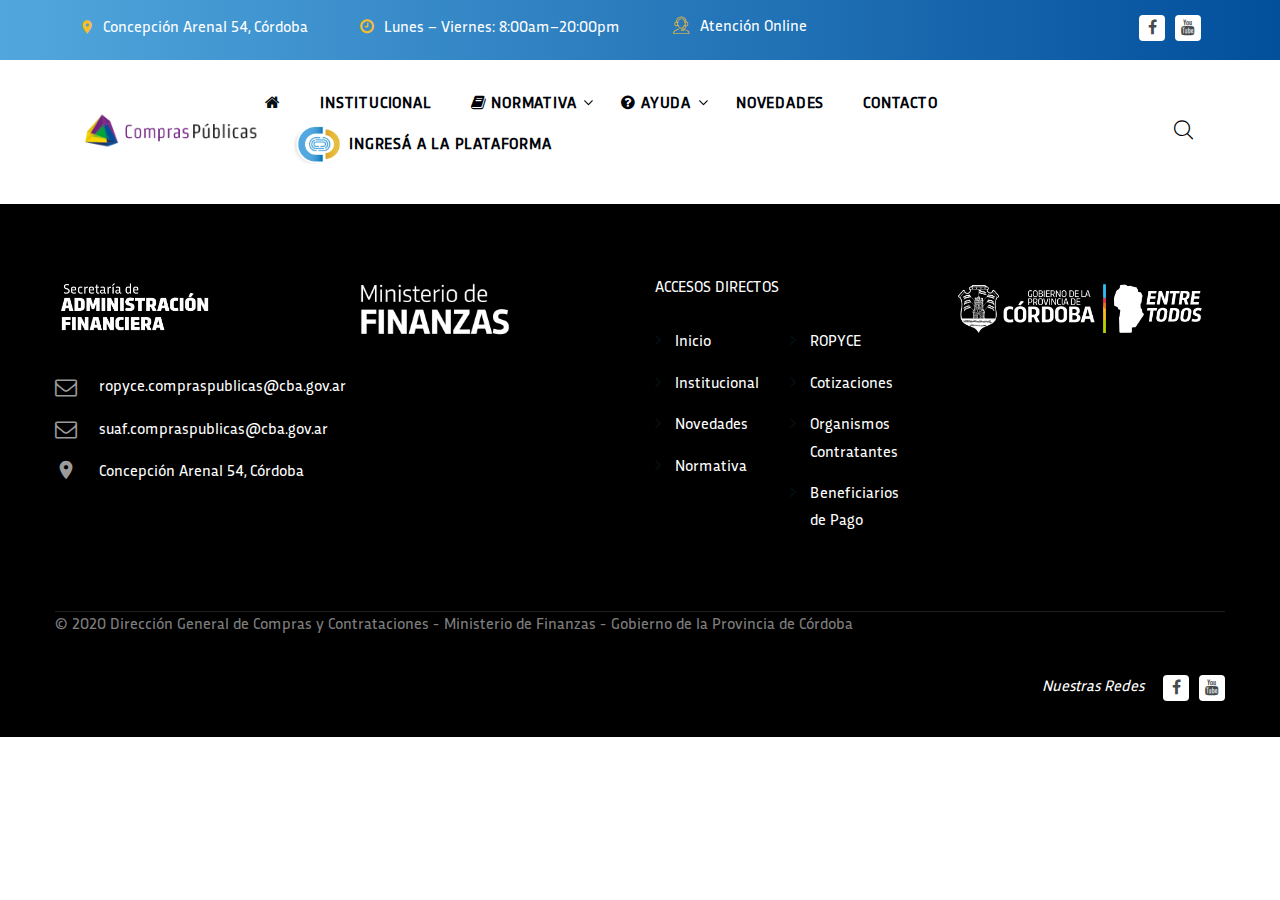
<file: base.html>
<!DOCTYPE html>
<html lang="es" class="wide wow-animation">
<head>
<title>ComprasPúblicas</title>
<meta name="format-detection" content="telephone=no">
<meta name="viewport" content="width=device-width, height=device-height, initial-scale=1.0, maximum-scale=1.0, user-scalable=0">
<meta http-equiv="X-UA-Compatible" content="IE=edge">
<meta charset="utf-8">
<!-- CSS -->

<!-- CSS -->
<link rel="stylesheet" href="https://cdn.jsdelivr.net/npm/bootstrap@4.5.3/dist/css/bootstrap.min.css" integrity="sha384-TX8t27EcRE3e/ihU7zmQxVncDAy5uIKz4rEkgIXeMed4M0jlfIDPvg6uqKI2xXr2" crossorigin="anonymous">
<script src="https://code.jquery.com/jquery-3.5.1.slim.min.js" integrity="sha384-DfXdz2htPH0lsSSs5nCTpuj/zy4C+OGpamoFVy38MVBnE+IbbVYUew+OrCXaRkfj" crossorigin="anonymous"></script>

<!-- jQuery and JS bundle w/ Popper.js -->
<script src="https://cdn.jsdelivr.net/npm/bootstrap@4.5.3/dist/js/bootstrap.bundle.min.js" ></script>

<!-- jQuery and JS bundle w/ Popper.js -->

<link rel="icon" href="images/favicon-2.png" type="image/x-icon">
<link rel="stylesheet" type="text/css" href="css/css.css?family=Roboto:100,300,400,500,700%7CPlayfair+Display:400,700,700i,900,900i">
<link rel="stylesheet" href="css/style.css">





</head>
<body style="">
<div class="page">
  <header class="page-head ">
    <div class="rd-navbar-wrap ">
      <nav data-layout="rd-navbar-fixed" data-sm-layout="rd-navbar-fixed" data-md-device-layout="rd-navbar-fixed" data-lg-layout="rd-navbar-static" data-lg-device-layout="rd-navbar-static" data-stick-up-clone="false" data-md-stick-up-offset="53px" data-lg-stick-up-offset="53px" data-md-stick-up="true" data-lg-stick-up="true" class="rd-navbar rd-navbar-corporate-dark">
        <div class="rd-navbar-inner ">
          <div class="rd-navbar-aside ">
            <div data-custom-toggle=".rd-navbar-aside" data-custom-toggle-disable-on-blur="true" class="rd-navbar-aside-toggle"><span></span></div>
            <div class="rd-navbar-aside-content context-dark ">
              <ul class="rd-navbar-aside-group list-units">
                <li>
                  <div class="unit unit-horizontal unit-spacing-xs">
                    <div class="unit-left"><span class="icon icon-xxs-small icon-primary material-icons-place icon-shift-1 offset-top-2"></span></div>
                    <div class="unit-body"><a href="#" class="link-white-v2 reveal-inline">Concepción Arenal 54, Córdoba</a></div>
                  </div>
                </li>
                <li>
                  <div class="unit unit-horizontal unit-spacing-xs">
                    <div class="unit-left"><span class="icon icon-xxs icon-primary fa-clock-o offset-top-2"></span></div>
                    <div class="unit-body">
                      <p class="text-white">Lunes – Viernes: 8:00am–20:00pm</p>
                    </div>
                  </div>
                </li>
                <li>
                  <div class="unit unit-horizontal unit-spacing-xs">
                    <div class="unit-left"><span class="icon icon-xs icon-primary thin-icon-support "></span></div>
                    <div class="unit-body"><a href="callto:#" class="link-white-v2">Atención Online</a></div>
                  </div>
                </li>
              </ul>
              <div class="rd-navbar-aside-group">
                <ul class="list-inline list-inline-reset">
                  <li><a href="https://www.facebook.com/ropycecba" target="_blank" class="icon icon-round icon-abbey-filled icon-xxs-smallest fa fa-facebook"></a></li>
                  <li><a href="https://www.youtube.com/channel/UCiPAxG4_18oZzeJRPIOQkIg" target="_blank" class="icon icon-round icon-abbey-filled icon-xxs-smallest fa fa-youtube"></a></li>
                </ul>
              </div>
            </div>
          </div>



          <div class="rd-navbar-group rd-navbar-search-wrap">
            <div class="rd-navbar-panel">
              <button data-custom-toggle=".rd-navbar-nav-wrap" data-custom-toggle-disable-on-blur="true" class="rd-navbar-toggle"><span></span></button>
              <a href="index.html" class="rd-navbar-brand brand"><img src="images/compras.png" alt="logo" width="200" height="34"/></a> </div>
            <div class="rd-navbar-nav-wrap">
              <div class="rd-navbar-nav-inner">
                <div class="rd-navbar-search">
                  <form action="search-results.html" method="GET" data-search-live="rd-search-results-live" class="rd-search">
                    <div class="form-group">
                      <label for="rd-search-form-input" class="form-label">Buscar...</label>
                      <input id="rd-search-form-input" type="text" name="s" autocomplete="off" class="form-control">
                      <div id="rd-search-results-live" class="rd-search-results-live"></div>
                    </div>
                    <button type="submit" class="rd-search-submit"></button>
                  </form>
                  <button data-rd-navbar-toggle=".rd-navbar-search, .rd-navbar-search-wrap" class="rd-navbar-search-toggle"></button>
                </div>
                <ul class="rd-navbar-nav">
                  <li class="active"><a href="index.html"><i class="fa fa-home"></i> </a> </li>
                  <li><a href="institucional.html">Institucional</a> </li>
                  <li><a href="normativa.html"> <i class="fa fa-book"></i> Normativa</a>
                    <ul class="rd-navbar-dropdown">
                      <li><a href="normativa.html">Bienes y Servicios</a> </li>
                      <li><a href="normativa.html">Obra Pública</a> </li>
                      <li><a href="normativa.html">Resoluciones de la DGCyC</a> </li>
                      <li><a href="normativa.html">Otras normas de referencia</a> </li>
                    </ul>
                  </li>
                  <li><a href="#"><i class="fa fa-question-circle"></i> Ayuda</a>
                    <ul class="rd-navbar-dropdown">
                      <li><a href="ayuda.html">Preguntas Frecuentes</a> </li>
                      <li><a href="instructivos.html">Instructivos</a> </li>

                    </ul>
                  </li>
                  <li><a href="novedades.html">Novedades</a> </li>

                  <li><a href="contacto.html">contacto</a> </li>
                  <li style="cursor:pointer;"> <a class="" type="" data-toggle="collapse" data-target="#collapseExample" aria-expanded="false" aria-controls="collapseExample"> <img src="images/cidi.png" alt="" width="50px"> Ingresá a la plataforma</a> </li>

                </ul>

              </div>

            </div>

          </div>
        </div>
        <div class="collapse" id="collapseExample">
        <div class="card card-body bg-primary" >
        <div class="row text-white text-center" style="vertical-align:middle">
          <div class="col-lg-4 cidicard">
            <h3>¿QUÉ ES CIUDADANO DIGITAL?:</h3>
            <p>Es una plataforma tecnológica que te permite acceder de forma simple a todos los trámites y servicios digitales del Gobierno de la Provincia de Córdoba.</p>
          </div>
          <div class="col-lg-4 cidicard">
            <h3>NIVEL DE ACCESO 2:</h3>

            <p>Es necesario para realizar las gestiones en ComprasPúblicas. Te permitirá acceder a una mayor cantidad de servicios web, digitalizar documentación y otros. <br>
           </p>	<div type="button" class="btn btn-warning" name="button"><a href="https://cidi.cba.gov.ar/portal-publico/acceso#nivel2" target="_blank">Más Información</a></div>
          </div>
          <div class="col-lg-4 cidicard" style="display:block; margin:auto">

            <img src="images/cidifoto.jpg"  width="129" height="129" alt="" class="img-circle"> <br>
            <div type="button" class="btn btn-warning" name="button"><a href="https://cidi.cba.gov.ar/portal-publico/?app=25" target="_blank" > Iniciá sesión</a>
            </div>

          </div>

        </div>

        </div>
        </div>
      </nav>
    </div>

  </header>



  <main class="page-content">



  </main>


  <footer class="page-foot bg-cape-cod context-dark">
    <section class="section-40 section-sm-75">
      <div class="shell">
        <div class="range range-xs-center">
          <div class="cell-xs-9 cell-sm-11 cell-lg-12">

            <div class="range">
              <div class="cell-sm-6 cell-md-10 cell-lg-3">
                <div style="max-width: 510px;" class="inset-lg-right-20"><a href="index.html" class="brand brand-inverse"><img src="images/safb.png" alt="logo" width="160"/></a>
               </div>
               <address class="contact-info offset-top-22 offset-md-top-30 offset-lg-top-35 text-left">
                 <div class="unit unit-horizontal unit-spacing-md unit-middle offset-top-15">
                   <div class="unit-left"><span class="icon icon-xs icon-dusty-gray fa fa-envelope-o"></span></div>
                   <div class="unit-body"><a  class="link-white"><span > ropyce.compraspublicas@cba.gov.ar</span></a></div>
                 </div>
               <div class="unit unit-horizontal unit-spacing-md unit-middle offset-top-15">
                 <div class="unit-left"><span class="icon icon-xs icon-dusty-gray fa fa-envelope-o"></span></div>
                 <div class="unit-body"><a  class="link-white"><span > suaf.compraspublicas@cba.gov.ar</span></a></div>
               </div>
               <div class="unit unit-horizontal unit-spacing-md offset-top-15">
                 <div class="unit-left"><span class="icon icon-xs icon-dusty-gray material-icons-place"></span></div>
                 <div class="unit-body"><a class="link-white reveal-inline">Concepción Arenal 54, Córdoba</a></div>
               </div>
               </address>
              </div>

              <div class="cell-sm-6 cell-md-4 cell-lg-3 offset-top-50 offset-sm-top-0 offset-md-top-50 offset-lg-top-0">
                <div style="max-width: 510px;" class="inset-lg-right-20"><a href="index.html" class="brand brand-inverse"><img src="images/finanzasb.png" alt="logo" width="160"/></a>
                </div>

              </div>
              <div class="cell-sm-6 cell-md-4 cell-lg-3 offset-top-50 offset-lg-top-0">
                <h6 class="text-small-16 text-uppercase">Accesos directos</h6>
                <div style="max-width: 270px;" class="row offset-top-22 offset-md-top-30">
                  <div class="col-xs-6">
                    <ul class="list-marked-variant-2">
                      <li><a href="index.html">Inicio</a></li>
                      <li><a href="institucional.html">Institucional</a></li>
                      <li><a href="novedades.html">Novedades</a></li>
                      <li><a href="normativa.html">Normativa</a></li>
                    </ul>
                  </div>
                  <div class="col-xs-6">
                    <ul class="list-marked-variant-2">
                      <li><a href="proveedoresycontratistas.html">ROPYCE</a></li>
                      <li><a href="cotizaciones.html">Cotizaciones</a></li>
                      <li><a href="organismoscontratantes.html">Organismos Contratantes</a></li>
                      <li><a href="benficiariosdepago.html">Beneficiarios de Pago</a></li>

                    </ul>
                  </div>
                </div>
              </div>
              <div class="cell-sm-6 cell-md-4 cell-lg-3 offset-top-50 offset-lg-top-0">
                <div style="max-width: 510px;" class="inset-lg-right-20"><a href="index.html" class="brand brand-inverse"><img src="images/gobb.png" alt="logo" width="400"/></a>
               </div>
              </div>
            </div>
          </div>
        </div>
      </div>
    </section>
    <div class="shell">
      <hr class="hr bg-abbey-04">
      © 2020 Dirección General de Compras y Contrataciones - Ministerio de Finanzas - Gobierno de la Provincia de Córdoba
    </div>
    <section class="section-35">
      <div class="shell text-center">
        <div class="range range-sm-reverse range-sm-justify range-sm-middle">
          <div class="cell-sm-6 text-sm-right">
            <div class="group-sm group-middle">
              <p class="text-italic text-white">Nuestras Redes</p>
              <ul class="list-inline list-inline-reset">
                <li><a href="https://www.facebook.com/ropycecba" target="_blank" class="icon icon-round icon-abbey-filled icon-xxs-smallest fa fa-facebook"></a></li>
                <li><a href="https://www.youtube.com/channel/UCiPAxG4_18oZzeJRPIOQkIg" target="_blank" class="icon icon-round icon-abbey-filled icon-xxs-smallest fa fa-youtube"></a></li>
              </ul>
            </div>
          </div>
          <div class="cell-sm-6 offset-top-15 offset-sm-top-0 text-sm-left">
          </div>
        </div>
      </div>
    </section>
  </footer>
</div>




<script src="js/core.min.js"></script>
<script src="js/script.js"></script>

</body>
</html>
</file>
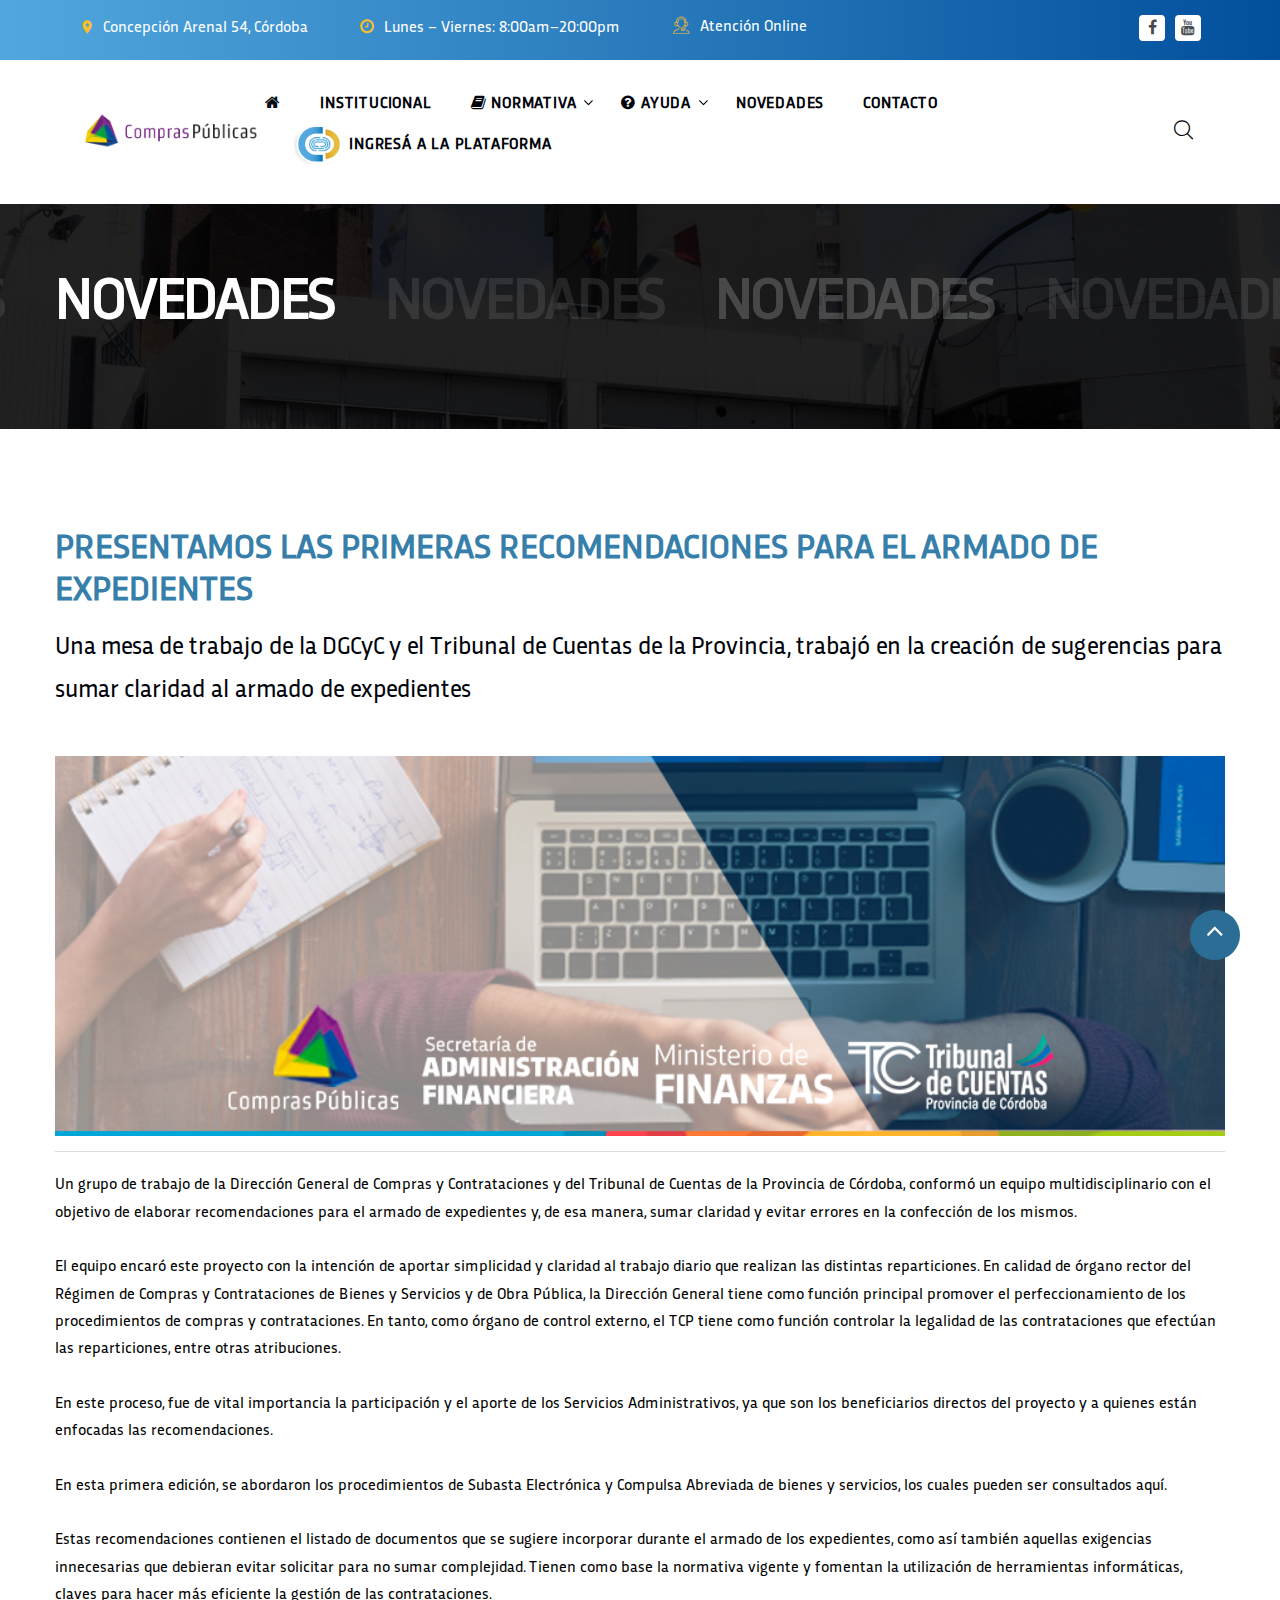
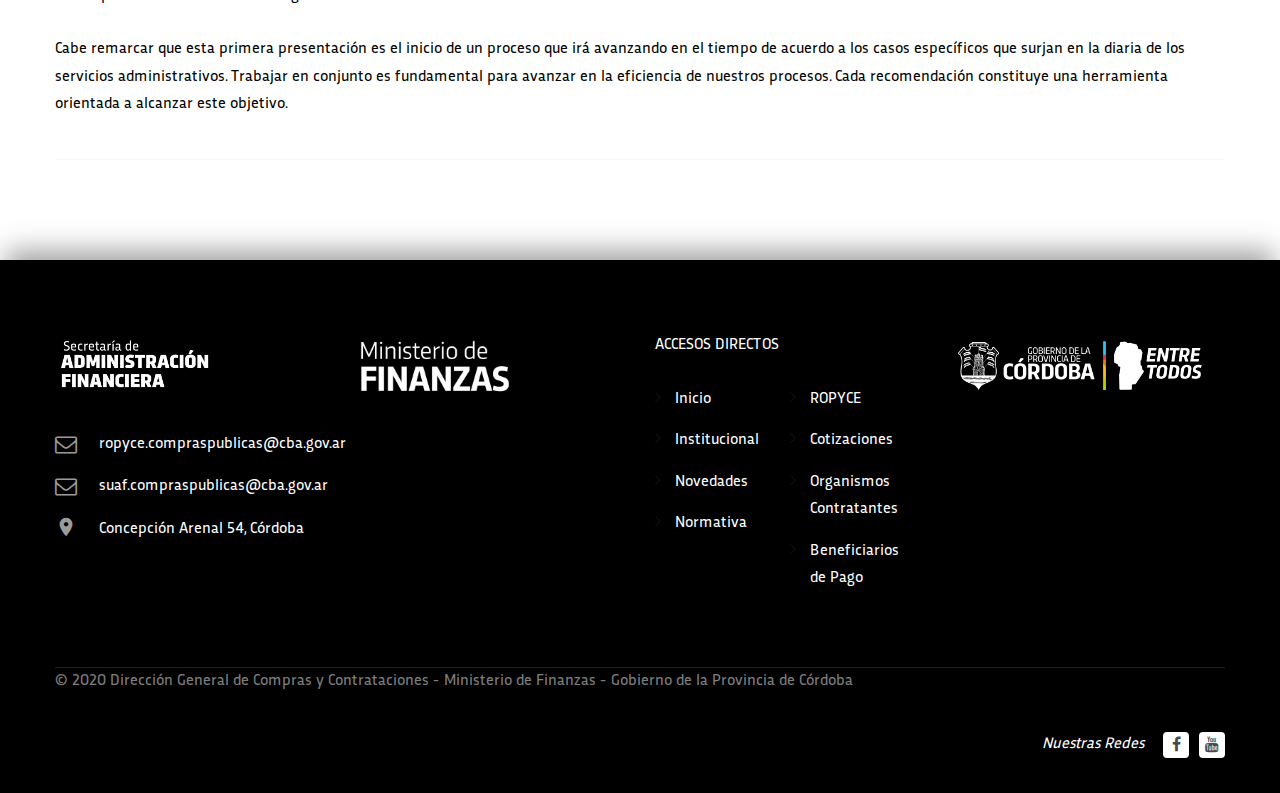
<file: blog-post.html>
<!DOCTYPE html>
<html lang="en" class="wide wow-animation">
<head>
<title>ComprasPúblicas</title>
<meta name="format-detection" content="telephone=no">
<meta name="viewport" content="width=device-width, height=device-height, initial-scale=1.0, maximum-scale=1.0, user-scalable=0">
<meta http-equiv="X-UA-Compatible" content="IE=edge">
<meta charset="utf-8">
<!-- CSS -->
<link rel="stylesheet" href="https://cdn.jsdelivr.net/npm/bootstrap@4.5.3/dist/css/bootstrap.min.css" integrity="sha384-TX8t27EcRE3e/ihU7zmQxVncDAy5uIKz4rEkgIXeMed4M0jlfIDPvg6uqKI2xXr2" crossorigin="anonymous">

<!-- jQuery and JS bundle w/ Popper.js -->
<script src="https://code.jquery.com/jquery-3.5.1.slim.min.js" integrity="sha384-DfXdz2htPH0lsSSs5nCTpuj/zy4C+OGpamoFVy38MVBnE+IbbVYUew+OrCXaRkfj" crossorigin="anonymous"></script>
<script src="https://cdn.jsdelivr.net/npm/bootstrap@4.5.3/dist/js/bootstrap.bundle.min.js" integrity="sha384-ho+j7jyWK8fNQe+A12Hb8AhRq26LrZ/JpcUGGOn+Y7RsweNrtN/tE3MoK7ZeZDyx" crossorigin="anonymous"></script>
<link rel="icon" href="images/favicon-2.png" type="image/x-icon">
<link rel="stylesheet" type="text/css" href="css/css.css?family=Roboto:100,300,400,500,700%7CPlayfair+Display:400,700,700i,900,900i">
<link rel="stylesheet" href="css/style.css">


<script src="https://code.jquery.com/jquery-3.5.1.min.js" integrity="sha256-9/aliU8dGd2tb6OSsuzixeV4y/faTqgFtohetphbbj0=" crossorigin="anonymous"></script>

<script type="text/javascript">
$(document).ready(function() {
$('a[href^="#"]').click(function() {
  var destino = $(this.hash);
  if (destino.length == 0) {
    destino = $('a[name="' + this.hash.substr(1) + '"]');
  }
  if (destino.length == 0) {
    destino = $('html');
  }
  $('html, body').animate({ scrollTop: destino.offset().top }, 500);
  return false;
});
});
</script>


</head>
<body style="">
<div class="page">
  <header class="page-head ">
    <div class="rd-navbar-wrap ">
      <nav data-layout="rd-navbar-fixed" data-sm-layout="rd-navbar-fixed" data-md-device-layout="rd-navbar-fixed" data-lg-layout="rd-navbar-static" data-lg-device-layout="rd-navbar-static" data-stick-up-clone="false" data-md-stick-up-offset="53px" data-lg-stick-up-offset="53px" data-md-stick-up="true" data-lg-stick-up="true" class="rd-navbar rd-navbar-corporate-dark">
        <div class="rd-navbar-inner ">
          <div class="rd-navbar-aside ">
            <div data-custom-toggle=".rd-navbar-aside" data-custom-toggle-disable-on-blur="true" class="rd-navbar-aside-toggle"><span></span></div>
            <div class="rd-navbar-aside-content context-dark ">
              <ul class="rd-navbar-aside-group list-units">
                <li>
                  <div class="unit unit-horizontal unit-spacing-xs">
                    <div class="unit-left"><span class="icon icon-xxs-small icon-primary material-icons-place icon-shift-1 offset-top-2"></span></div>
                    <div class="unit-body"><a  class="link-white-v2 reveal-inline">Concepción Arenal 54, Córdoba</a></div>
                  </div>
                </li>
                <li>
                  <div class="unit unit-horizontal unit-spacing-xs">
                    <div class="unit-left"><span class="icon icon-xxs icon-primary fa-clock-o offset-top-2"></span></div>
                    <div class="unit-body">
                      <p class="text-white">Lunes – Viernes: 8:00am–20:00pm</p>
                    </div>
                  </div>
                </li>
                <li>
                  <div class="unit unit-horizontal unit-spacing-xs">
                    <div class="unit-left"><span class="icon icon-xs icon-primary thin-icon-support "></span></div>
                    <div class="unit-body"><a  class="link-white-v2">Atención Online</a></div>
                  </div>
                </li>
              </ul>
              <div class="rd-navbar-aside-group">
                <ul class="list-inline list-inline-reset">
                  <li><a href="https://www.facebook.com/ropycecba" target="_blank" class="icon icon-round icon-abbey-filled icon-xxs-smallest fa fa-facebook"></a></li>
                  <li><a href="https://www.youtube.com/channel/UCiPAxG4_18oZzeJRPIOQkIg" target="_blank" class="icon icon-round icon-abbey-filled icon-xxs-smallest fa fa-youtube"></a></li>
                </ul>
              </div>
            </div>
          </div>



          <div class="rd-navbar-group rd-navbar-search-wrap">
            <div class="rd-navbar-panel">
              <button data-custom-toggle=".rd-navbar-nav-wrap" data-custom-toggle-disable-on-blur="true" class="rd-navbar-toggle"><span></span></button>
              <a href="index.html" class="rd-navbar-brand brand"><img src="images/compras.png" alt="logo" width="200" height="34"/></a> </div>
            <div class="rd-navbar-nav-wrap">
              <div class="rd-navbar-nav-inner">
                <div class="rd-navbar-search">
                  <form action="search-results.html" method="GET" data-search-live="rd-search-results-live" class="rd-search">
                    <div class="form-group">
                      <label for="rd-search-form-input" class="form-label">Buscar...</label>
                      <input id="rd-search-form-input" type="text" name="s" autocomplete="off" class="form-control">
                      <div id="rd-search-results-live" class="rd-search-results-live"></div>
                    </div>
                    <button type="submit" class="rd-search-submit"></button>
                  </form>
                  <button data-rd-navbar-toggle=".rd-navbar-search, .rd-navbar-search-wrap" class="rd-navbar-search-toggle"></button>
                </div>
                <ul class="rd-navbar-nav">
                  <li class="active"><a href="index.html"><i class="fa fa-home"></i> </a> </li>
                  <li><a href="institucional.html">Institucional</a> </li>
                  <li><a href="normativa.html"> <i class="fa fa-book"></i> Normativa</a>
                    <ul class="rd-navbar-dropdown">
                      <li><a href="normativa.html">Bienes y Servicios</a> </li>
                      <li><a href="normativa.html">Obra Pública</a> </li>
                      <li><a href="normativa.html">Resoluciones de la DGCyC</a> </li>
                      <li><a href="normativa.html">Otras normas de referencia</a> </li>
                    </ul>
                  </li>
                  <li><a href="#"><i class="fa fa-question-circle"></i> Ayuda</a>
                    <ul class="rd-navbar-dropdown">
                      <li><a href="ayuda.html">Preguntas Frecuentes</a> </li>
                      <li><a href="instructivos.html">Instructivos</a> </li>

                    </ul>
                  </li>
                  <li><a href="novedades.html">Novedades</a> </li>

                  <li><a href="contacto.html">contacto</a> </li>
                  <li style="cursor:pointer;"> <a class="" type="" data-toggle="collapse" data-target="#collapseExample" aria-expanded="false" aria-controls="collapseExample"> <img src="images/cidi.png" alt="" width="50px"> Ingresá a la plataforma</a> </li>

                </ul>

              </div>

            </div>

          </div>
        </div>
        <div class="collapse" id="collapseExample">
        <div class="card card-body bg-primary" >
        <div class="row text-white text-center" style="vertical-align:middle">
          <div class="col-lg-4 cidicard">
            <h3>¿QUÉ ES CIUDADANO DIGITAL?:</h3>
            <p>Es una plataforma tecnológica que te permite acceder de forma simple a todos los trámites y servicios digitales del Gobierno de la Provincia de Córdoba.</p>
          </div>
          <div class="col-lg-4 cidicard">
            <h3>NIVEL DE ACCESO 2:</h3>

            <p>Es necesario para realizar las gestiones en ComprasPúblicas. Te permitirá acceder a una mayor cantidad de servicios web, digitalizar documentación y otros. <br>
           </p>	<div type="button" class="btn btn-warning" name="button"><a href="https://cidi.cba.gov.ar/portal-publico/acceso#nivel2" target="_blank">Más Información</a></div>
          </div>
          <div class="col-lg-4 cidicard" style="display:block; margin:auto">

            <img src="images/cidifoto.jpg"  width="129" height="129" alt="" class="img-circle"> <br>
            <div type="button" class="btn btn-warning" name="button"><a href="https://cidi.cba.gov.ar/portal-publico/?app=25" target="_blank" > Iniciá sesión</a>
            </div>

          </div>

        </div>

        </div>
        </div>
      </nav>
    </div>

  </header>
  <main class="page-content">
    <section style="background-image: url(images/institucional.png);" class="section-30 section-sm-40 section-md-66 section-lg-bottom-90 bg-gray-dark page-title-wrap ">
      <div class="shell">
        <div class="page-title">
          <h2>Novedades</h2>
        </div>
      </div>
    </section>
    <section class="section-60 section-sm-75 section-lg-100">
      <div class="shell">
        <div class="range">
          <div class="cell-md-12 cell-lg-12">
            <article class="post post-single">
              <div class="post-header">
                <h3> <span class="" style="color:#377fab;"> Presentamos las primeras recomendaciones para el armado de expedientes</span></h3>
                <p>Una mesa de trabajo de la DGCyC y el Tribunal de Cuentas de la Provincia, trabajó en la creación de sugerencias para sumar claridad al armado de expedientes</p> <br>
              </div>
              <div class="post-image" >
                <figure><img src="images/novedad3.png" /> </figure>
              </div>


              <div class="divider-fullwidth bg-gray-light offset-top-15"></div>
              <div class="post-body">
                <p class="text-gray-base">Un grupo de trabajo de la Dirección General de Compras y Contrataciones y del Tribunal de Cuentas de la Provincia de Córdoba, conformó un equipo multidisciplinario con el objetivo de elaborar recomendaciones para el armado de expedientes y, de esa manera, sumar claridad y evitar errores en la confección de los mismos.</p>
                <p class="text-gray-base">El equipo encaró este proyecto con la intención de aportar simplicidad y claridad al trabajo diario que realizan las distintas reparticiones. En calidad de órgano rector del Régimen de Compras y Contrataciones de Bienes y Servicios y de Obra Pública, la Dirección General tiene como función principal promover el perfeccionamiento de los procedimientos de compras y contrataciones. En tanto, como órgano de control externo, el TCP tiene como función controlar la legalidad de las contrataciones que efectúan las reparticiones, entre otras atribuciones.</p>


                <p class="text-gray-base">En este proceso, fue de vital importancia la participación y el aporte de los Servicios Administrativos, ya que son los beneficiarios directos del proyecto y a quienes están enfocadas las recomendaciones.</p>

                <p class="text-gray-base">En esta primera edición, se abordaron los procedimientos de Subasta Electrónica y Compulsa Abreviada de bienes y servicios, los cuales pueden ser consultados aquí.</p>

                <p class="text-gray-base">Estas recomendaciones contienen el listado de documentos que se sugiere incorporar durante el armado de los expedientes, como así también aquellas exigencias innecesarias que debieran evitar solicitar para no sumar complejidad. Tienen como base la normativa vigente y fomentan la utilización de herramientas informáticas, claves para hacer más eficiente la gestión de las contrataciones.</p>

                <p class="text-gray-base">Cabe remarcar que esta primera presentación es el inicio de un proceso que irá avanzando en el tiempo de acuerdo a los casos específicos que surjan en la diaria de los servicios administrativos. Trabajar en conjunto es fundamental para avanzar en la eficiencia de nuestros procesos. Cada recomendación constituye una herramienta orientada a alcanzar este objetivo.</p>

              </div>

            </article>
            <div class="divider-fullwidth bg-gray-lighter offset-top-40"></div>


          </div>

        </div>
      </div>
    </section>
  </main>
  <footer class="page-foot bg-cape-cod context-dark">
    <section class="section-40 section-sm-75">
      <div class="shell">
        <div class="range range-xs-center">
          <div class="cell-xs-9 cell-sm-11 cell-lg-12">

            <div class="range">
              <div class="cell-sm-6 cell-md-10 cell-lg-3">
                <div style="max-width: 510px;" class="inset-lg-right-20"><a href="index.html" class="brand brand-inverse"><img src="images/safb.png" alt="logo" width="160"/></a>
               </div>
               <address class="contact-info offset-top-22 offset-md-top-30 offset-lg-top-35 text-left">
                 <div class="unit unit-horizontal unit-spacing-md unit-middle offset-top-15">
                   <div class="unit-left"><span class="icon icon-xs icon-dusty-gray fa fa-envelope-o"></span></div>
                   <div class="unit-body"><a href="#5d7e" class="link-white"><span > ropyce.compraspublicas@cba.gov.ar</span></a></div>
                 </div>
               <div class="unit unit-horizontal unit-spacing-md unit-middle offset-top-15">
                 <div class="unit-left"><span class="icon icon-xs icon-dusty-gray fa fa-envelope-o"></span></div>
                 <div class="unit-body"><a href="#5d7e" class="link-white"><span > suaf.compraspublicas@cba.gov.ar</span></a></div>
               </div>
               <div class="unit unit-horizontal unit-spacing-md offset-top-15">
                 <div class="unit-left"><span class="icon icon-xs icon-dusty-gray material-icons-place"></span></div>
                 <div class="unit-body"><a href="#" class="link-white reveal-inline">Concepción Arenal 54, Córdoba</a></div>
               </div>
               </address>
              </div>

              <div class="cell-sm-6 cell-md-4 cell-lg-3 offset-top-50 offset-sm-top-0 offset-md-top-50 offset-lg-top-0">
                <div style="max-width: 510px;" class="inset-lg-right-20"><a href="index.html" class="brand brand-inverse"><img src="images/finanzasb.png" alt="logo" width="160"/></a>
                </div>

              </div>
              <div class="cell-sm-6 cell-md-4 cell-lg-3 offset-top-50 offset-lg-top-0">
                <h6 class="text-small-16 text-uppercase">Accesos directos</h6>
                <div style="max-width: 270px;" class="row offset-top-22 offset-md-top-30">
                  <div class="col-xs-6">
                    <ul class="list-marked-variant-2">
                      <li><a href="index.html">Inicio</a></li>
                      <li><a href="institucional.html">Institucional</a></li>
                      <li><a href="novedades.html">Novedades</a></li>
                      <li><a href="normativa.html">Normativa</a></li>
                    </ul>
                  </div>
                  <div class="col-xs-6">
                    <ul class="list-marked-variant-2">
                      <li><a href="proveedoresycontratistas.html">ROPYCE</a></li>
                      <li><a href="cotizaciones.html">Cotizaciones</a></li>
                      <li><a href="organismoscontratantes.html">Organismos Contratantes</a></li>
                      <li><a href="benficiariosdepago.html">Beneficiarios de Pago</a></li>

                    </ul>
                  </div>
                </div>
              </div>
              <div class="cell-sm-6 cell-md-4 cell-lg-3 offset-top-50 offset-lg-top-0">
                <div style="max-width: 510px;" class="inset-lg-right-20"><a href="index.html" class="brand brand-inverse"><img src="images/gobb.png" alt="logo" width="400"/></a>
               </div>
              </div>
            </div>
          </div>
        </div>
      </div>
    </section>
    <div class="shell">
      <hr class="hr bg-abbey-04">
      © 2020 Dirección General de Compras y Contrataciones - Ministerio de Finanzas - Gobierno de la Provincia de Córdoba
    </div>
    <section class="section-35">
      <div class="shell text-center">
        <div class="range range-sm-reverse range-sm-justify range-sm-middle">
          <div class="cell-sm-6 text-sm-right">
            <div class="group-sm group-middle">
              <p class="text-italic text-white">Nuestras Redes</p>
              <ul class="list-inline list-inline-reset">
                <li><a href="https://www.facebook.com/ropycecba" target="_blank" class="icon icon-round icon-abbey-filled icon-xxs-smallest fa fa-facebook"></a></li>
                <li><a href="https://www.youtube.com/channel/UCiPAxG4_18oZzeJRPIOQkIg" target="_blank" class="icon icon-round icon-abbey-filled icon-xxs-smallest fa fa-youtube"></a></li>
              </ul>
            </div>
          </div>
          <div class="cell-sm-6 offset-top-15 offset-sm-top-0 text-sm-left">
          </div>
        </div>
      </div>
    </section>
  </footer>
</div>
<div id="form-output-global" class="snackbars"></div>
<div tabindex="-1" role="dialog" aria-hidden="true" class="pswp">
  <div class="pswp__bg"></div>
  <div class="pswp__scroll-wrap">
    <div class="pswp__container">
      <div class="pswp__item"></div>
      <div class="pswp__item"></div>
      <div class="pswp__item"></div>
    </div>
    <div class="pswp__ui pswp__ui--hidden">
      <div class="pswp__top-bar">
        <div class="pswp__counter"></div>
        <button title="Close (Esc)" class="pswp__button pswp__button--close"></button>
        <button title="Share" class="pswp__button pswp__button--share"></button>
        <button title="Toggle fullscreen" class="pswp__button pswp__button--fs"></button>
        <button title="Zoom in/out" class="pswp__button pswp__button--zoom"></button>
        <div class="pswp__preloader">
          <div class="pswp__preloader__icn">
            <div class="pswp__preloader__cut">
              <div class="pswp__preloader__donut"></div>
            </div>
          </div>
        </div>
      </div>
      <div class="pswp__share-modal pswp__share-modal--hidden pswp__single-tap">
        <div class="pswp__share-tooltip"></div>
      </div>
      <button title="Previous (arrow left)" class="pswp__button pswp__button--arrow--left"></button>
      <button title="Next (arrow right)" class="pswp__button pswp__button--arrow--right"></button>
      <div class="pswp__caption">
        <div class="pswp__caption__cent"></div>
      </div>
    </div>
  </div>
</div>
<script src="js/core.min.js"></script>
<script src="js/script.js"></script>
</body>
</html>
</file>
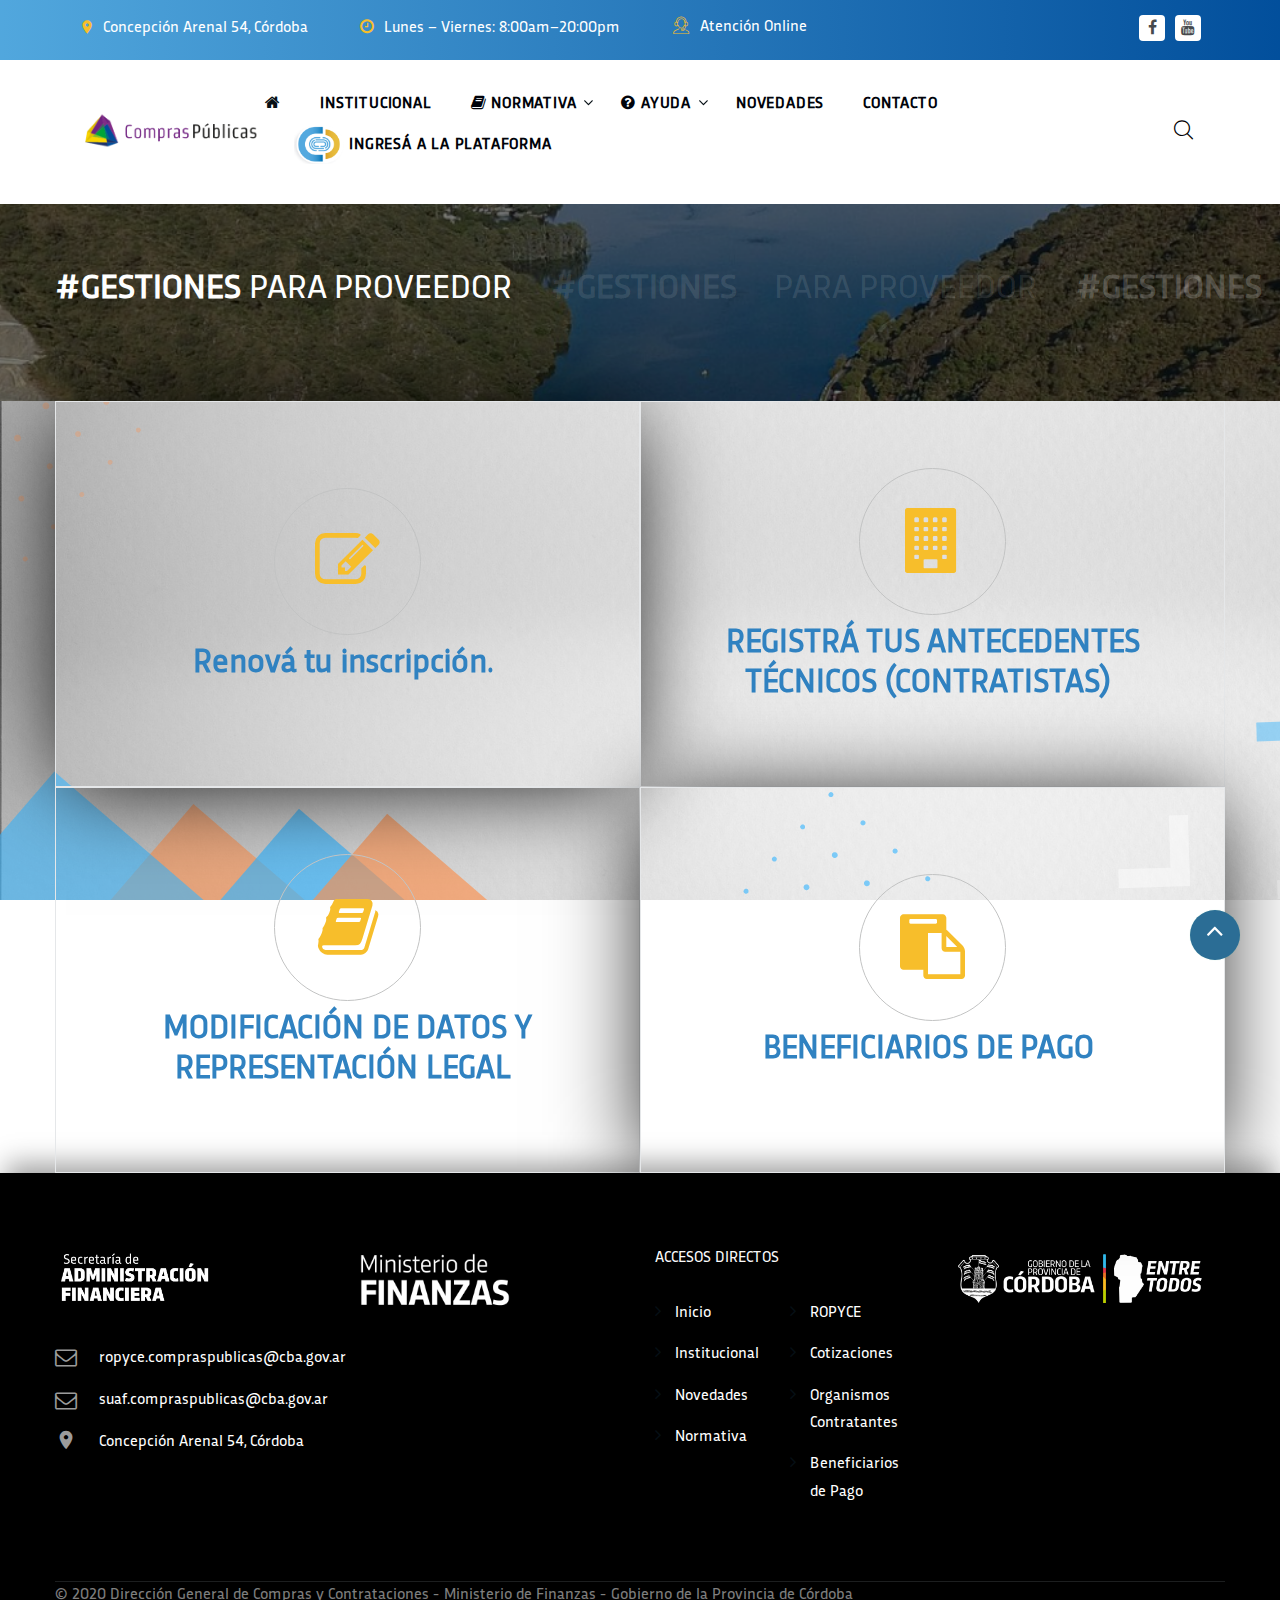
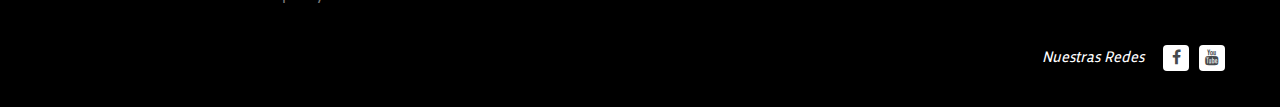
<file: gestiones.html>
<!DOCTYPE html>
<html lang="es" class="wide wow-animation">
<head>
<title>ComprasPúblicas</title>
<meta name="format-detection" content="telephone=no">
<meta name="viewport" content="width=device-width, height=device-height, initial-scale=1.0, maximum-scale=1.0, user-scalable=0">
<meta http-equiv="X-UA-Compatible" content="IE=edge">
<meta charset="utf-8">
<!-- CSS -->

<!-- CSS -->
<link rel="stylesheet" href="https://cdn.jsdelivr.net/npm/bootstrap@4.5.3/dist/css/bootstrap.min.css" integrity="sha384-TX8t27EcRE3e/ihU7zmQxVncDAy5uIKz4rEkgIXeMed4M0jlfIDPvg6uqKI2xXr2" crossorigin="anonymous">
<script src="https://code.jquery.com/jquery-3.5.1.slim.min.js" integrity="sha384-DfXdz2htPH0lsSSs5nCTpuj/zy4C+OGpamoFVy38MVBnE+IbbVYUew+OrCXaRkfj" crossorigin="anonymous"></script>

<!-- jQuery and JS bundle w/ Popper.js -->
<script src="https://cdn.jsdelivr.net/npm/bootstrap@4.5.3/dist/js/bootstrap.bundle.min.js" ></script>

<!-- jQuery and JS bundle w/ Popper.js -->

<link rel="icon" href="images/favicon-2.png" type="image/x-icon">
<link rel="stylesheet" type="text/css" href="css/css.css?family=Roboto:100,300,400,500,700%7CPlayfair+Display:400,700,700i,900,900i">
<link rel="stylesheet" href="css/style.css">


<script type="text/javascript">
$(function(){
var $tabla = $('#tabla');

$('#selectCategory').change(function(){
  var value = $(this).val();
  if (value){
    $('tbody tr.' + value, $tabla).show();
    $('tbody tr:not(.' + value + ')', $tabla).hide();
  }
  else{
    // Se ha seleccionado All
    $('tbody tr', $tabla).show();
  }
});
});
</script>

<style type="text/css">
    #register_form fieldset:not(:first-of-type) {
    display: none;
    }
</style>

<script type="text/javascript">
      $(document).ready(function(){
      var form_count = 1, previous_form, next_form, total_forms;
      total_forms = $("fieldset").length;
      $(".next-form").click(function(){
      previous_form = $(this).parent();
      next_form = $(this).parent().next();
      next_form.show();
      previous_form.hide();
      setProgressBarValue(++form_count);
      });
      $(".previous-form").click(function(){
      previous_form = $(this).parent();
      next_form = $(this).parent().prev();
      next_form.show();
      previous_form.hide();
      setProgressBarValue(--form_count);
      });
      setProgressBarValue(form_count);
      function setProgressBarValue(value){
      var percent = parseFloat(100 / total_forms) * value;
      percent = percent.toFixed();
      $(".progress-bar")
      .css("width",percent+"%")
      .html(percent+"%");
      }
      // Handle form submit and validation
      $( "#register_form" ).submit(function(event) {
      var error_message = '';
      if(!$("#email").val()) {
      error_message+="Please Fill Email Address";
      }
      if(!$("#password").val()) {
      error_message+="<br>Please Fill Password";
      }
      if(!$("#mobile").val()) {
      error_message+="<br>Please Fill Mobile Number";
      }
      // Display error if any else submit form
      if(error_message) {
      $('.alert-success').removeClass('hide').html(error_message);
      return false;
      } else {
      return true;
      }
      });
      });
</script>

</head>
<body style="">
<div class="page">
  <header class="page-head ">
    <div class="rd-navbar-wrap ">
      <nav data-layout="rd-navbar-fixed" data-sm-layout="rd-navbar-fixed" data-md-device-layout="rd-navbar-fixed" data-lg-layout="rd-navbar-static" data-lg-device-layout="rd-navbar-static" data-stick-up-clone="false" data-md-stick-up-offset="53px" data-lg-stick-up-offset="53px" data-md-stick-up="true" data-lg-stick-up="true" class="rd-navbar rd-navbar-corporate-dark">
        <div class="rd-navbar-inner ">
          <div class="rd-navbar-aside ">
            <div data-custom-toggle=".rd-navbar-aside" data-custom-toggle-disable-on-blur="true" class="rd-navbar-aside-toggle"><span></span></div>
            <div class="rd-navbar-aside-content context-dark ">
              <ul class="rd-navbar-aside-group list-units">
                <li>
                  <div class="unit unit-horizontal unit-spacing-xs">
                    <div class="unit-left"><span class="icon icon-xxs-small icon-primary material-icons-place icon-shift-1 offset-top-2"></span></div>
                    <div class="unit-body"><a href="#" class="link-white-v2 reveal-inline">Concepción Arenal 54, Córdoba</a></div>
                  </div>
                </li>
                <li>
                  <div class="unit unit-horizontal unit-spacing-xs">
                    <div class="unit-left"><span class="icon icon-xxs icon-primary fa-clock-o offset-top-2"></span></div>
                    <div class="unit-body">
                      <p class="text-white">Lunes – Viernes: 8:00am–20:00pm</p>
                    </div>
                  </div>
                </li>
                <li>
                  <div class="unit unit-horizontal unit-spacing-xs">
                    <div class="unit-left"><span class="icon icon-xs icon-primary thin-icon-support "></span></div>
                    <div class="unit-body"><a href="callto:#" class="link-white-v2">Atención Online</a></div>
                  </div>
                </li>
              </ul>
              <div class="rd-navbar-aside-group">
                <ul class="list-inline list-inline-reset">
                  <li><a href="https://www.facebook.com/ropycecba" target="_blank" class="icon icon-round icon-abbey-filled icon-xxs-smallest fa fa-facebook"></a></li>
                  <li><a href="https://www.youtube.com/channel/UCiPAxG4_18oZzeJRPIOQkIg" target="_blank" class="icon icon-round icon-abbey-filled icon-xxs-smallest fa fa-youtube"></a></li>
                </ul>
              </div>
            </div>
          </div>



          <div class="rd-navbar-group rd-navbar-search-wrap">
            <div class="rd-navbar-panel">
              <button data-custom-toggle=".rd-navbar-nav-wrap" data-custom-toggle-disable-on-blur="true" class="rd-navbar-toggle"><span></span></button>
              <a href="index.html" class="rd-navbar-brand brand"><img src="images/compras.png" alt="logo" width="200" height="34"/></a> </div>
            <div class="rd-navbar-nav-wrap">
              <div class="rd-navbar-nav-inner">
                <div class="rd-navbar-search">
                  <form action="search-results.html" method="GET" data-search-live="rd-search-results-live" class="rd-search">
                    <div class="form-group">
                      <label for="rd-search-form-input" class="form-label">Buscar...</label>
                      <input id="rd-search-form-input" type="text" name="s" autocomplete="off" class="form-control">
                      <div id="rd-search-results-live" class="rd-search-results-live"></div>
                    </div>
                    <button type="submit" class="rd-search-submit"></button>
                  </form>
                  <button data-rd-navbar-toggle=".rd-navbar-search, .rd-navbar-search-wrap" class="rd-navbar-search-toggle"></button>
                </div>
                <ul class="rd-navbar-nav">
                  <li class="active"><a href="index.html"><i class="fa fa-home"></i> </a> </li>
                  <li><a href="institucional.html">Institucional</a> </li>
                  <li><a href="normativa.html"> <i class="fa fa-book"></i> Normativa</a>
                    <ul class="rd-navbar-dropdown">
                      <li><a href="normativa.html">Bienes y Servicios</a> </li>
                      <li><a href="normativa.html">Obra Pública</a> </li>
                      <li><a href="normativa.html">Resoluciones de la DGCyC</a> </li>
                      <li><a href="normativa.html">Otras normas de referencia</a> </li>
                    </ul>
                  </li>
                  <li><a href="#"><i class="fa fa-question-circle"></i> Ayuda</a>
                    <ul class="rd-navbar-dropdown">
                      <li><a href="ayuda.html">Preguntas Frecuentes</a> </li>
                      <li><a href="instructivos.html">Instructivos</a> </li>

                    </ul>
                  </li>
                  <li><a href="novedades.html">Novedades</a> </li>

                  <li><a href="contacto.html">contacto</a> </li>
                  <li style="cursor:pointer;"> <a class="" type="" data-toggle="collapse" data-target="#collapseExample" aria-expanded="false" aria-controls="collapseExample"> <img src="images/cidi.png" alt="" width="50px"> Ingresá a la plataforma</a> </li>

                </ul>

              </div>

            </div>

          </div>
        </div>
        <div class="collapse" id="collapseExample">
        <div class="card card-body bg-primary"  >
        <div class="row text-white text-center" style="vertical-align:middle">
          <div class="col-lg-4 cidicard">
            <h3>¿QUÉ ES CIUDADANO DIGITAL?:</h3>
            <p>Es una plataforma tecnológica que te permite acceder de forma simple a todos los trámites y servicios digitales del Gobierno de la Provincia de Córdoba.</p>
          </div>
          <div class="col-lg-4 cidicard">
            <h3>NIVEL DE ACCESO 2:</h3>

            <p>Es necesario para realizar las gestiones en ComprasPúblicas. Te permitirá acceder a una mayor cantidad de servicios web, digitalizar documentación y otros. <br>
           </p>	<div type="button" class="btn btn-warning" name="button"><a href="https://cidi.cba.gov.ar/portal-publico/acceso#nivel2" target="_blank">Más Información</a></div>
          </div>
          <div class="col-lg-4 cidicard" style="display:block; margin:auto">

            <img src="images/cidifoto.jpg"  width="129" height="129" alt="" class="img-circle"> <br>
            <div type="button" class="btn btn-warning" name="button"><a href="https://cidi.cba.gov.ar/portal-publico/?app=25" target="_blank" > Iniciá sesión</a>
            </div>

          </div>

        </div>

        </div>
        </div>
      </nav>
    </div>

  </header>

  <section style="background-image: url(images/seccprov5.png);" class="section-30 section-sm-40 section-md-66 section-lg-bottom-90 bg-gray-dark page-title-wrap ">
    <div class="shell">
      <div class="page-title">
        <h3>#GESTIONES <span class="text-thin">PARA PROVEEDOR</span></h3>
      </div>
    </div>
  </section>


  <main class="page-content bg1">

    <section class="shell">
      <div class="range range-condensed range-xs-center range-sm-left">
        <div class="cell-xs-10 cell-sm-6 height-fill">
          <article class="icon-box icon-box-top-line boxshadow">
            <div class="box-top">
              <div class="box-icon"><span class="i"><i class="fa fa-edit con icon-primary icon-lg"></i></span></div>
              <div class="box-header ">
                <h5 class="text-blue"> <a href="acceso.html">Renová tu inscripción.</a></h5>
              </div>
            </div>
            <div class="box-body">

            </div>
        </div>
        <div class="cell-xs-10 cell-sm-6 height-fill offset-top-40 offset-sm-top-0">
          <article class="icon-box icon-box-top-line">
            <div class="box-top">
              <div class="box-icon"><span class=""><i class="fa fa-building con icon-primary icon-lg"></i></span></div>
              <div class="box-header text-uppercase">
                <h5 class="text-blue"><a href="inscripcion.html">Registrá tus antecedentes técnicos (Contratistas)</a></h5>
              </div>
            </div>
            <div class="box-body">

            </div>
        </div>
        <div class="cell-xs-10 cell-sm-6 height-fill offset-top-40 offset-sm-top-0">
          <article class="icon-box icon-box-top-line">
            <div class="box-top">
              <div class="box-icon"><span class=""><i class="fa fa-book con icon-primary icon-lg"></i></span></div>
              <div class="box-header text-uppercase">
                <h5 class="text-blue"><a href="inscripcion.html">Modificación de datos y Representación legal</a></h5>
              </div>
            </div>
            <div class="box-body">

            </div>
        </div>
        <div class="cell-xs-10 cell-sm-6 height-fill offset-top-40 offset-sm-top-0">
          <article class="icon-box icon-box-top-line boxshadow">
            <div class="box-top">
              <div class="box-icon"><span class=""><i class="fa fa-clipboard con icon-primary icon-lg"></i></span></div>
              <div class="box-header text-uppercase">
                <h5 class="text-blue"><a href="inscripcion.html">Beneficiarios de Pago</a></h5>
              </div>
            </div>
            <div class="box-body">

            </div>
        </div>




      </div>
    </section>






  </main>


  <footer class="page-foot bg-cape-cod context-dark">
    <section class="section-40 section-sm-75">
      <div class="shell">
        <div class="range range-xs-center">
          <div class="cell-xs-9 cell-sm-11 cell-lg-12">

            <div class="range">
              <div class="cell-sm-6 cell-md-10 cell-lg-3">
                <div style="max-width: 510px;" class="inset-lg-right-20"><a href="index.html" class="brand brand-inverse"><img src="images/safb.png" alt="logo" width="160"/></a>
               </div>
               <address class="contact-info offset-top-22 offset-md-top-30 offset-lg-top-35 text-left">
                 <div class="unit unit-horizontal unit-spacing-md unit-middle offset-top-15">
                   <div class="unit-left"><span class="icon icon-xs icon-dusty-gray fa fa-envelope-o"></span></div>
                   <div class="unit-body"><a  class="link-white"><span > ropyce.compraspublicas@cba.gov.ar</span></a></div>
                 </div>
               <div class="unit unit-horizontal unit-spacing-md unit-middle offset-top-15">
                 <div class="unit-left"><span class="icon icon-xs icon-dusty-gray fa fa-envelope-o"></span></div>
                 <div class="unit-body"><a  class="link-white"><span > suaf.compraspublicas@cba.gov.ar</span></a></div>
               </div>
               <div class="unit unit-horizontal unit-spacing-md offset-top-15">
                 <div class="unit-left"><span class="icon icon-xs icon-dusty-gray material-icons-place"></span></div>
                 <div class="unit-body"><a class="link-white reveal-inline">Concepción Arenal 54, Córdoba</a></div>
               </div>
               </address>
              </div>

              <div class="cell-sm-6 cell-md-4 cell-lg-3 offset-top-50 offset-sm-top-0 offset-md-top-50 offset-lg-top-0">
                <div style="max-width: 510px;" class="inset-lg-right-20"><a href="index.html" class="brand brand-inverse"><img src="images/finanzasb.png" alt="logo" width="160"/></a>
                </div>

              </div>
              <div class="cell-sm-6 cell-md-4 cell-lg-3 offset-top-50 offset-lg-top-0">
                <h6 class="text-small-16 text-uppercase">Accesos directos</h6>
                <div style="max-width: 270px;" class="row offset-top-22 offset-md-top-30">
                  <div class="col-xs-6">
                    <ul class="list-marked-variant-2">
                      <li><a href="index.html">Inicio</a></li>
                      <li><a href="institucional.html">Institucional</a></li>
                      <li><a href="novedades.html">Novedades</a></li>
                      <li><a href="normativa.html">Normativa</a></li>
                    </ul>
                  </div>
                  <div class="col-xs-6">
                    <ul class="list-marked-variant-2">
                      <li><a href="proveedoresycontratistas.html">ROPYCE</a></li>
                      <li><a href="cotizaciones.html">Cotizaciones</a></li>
                      <li><a href="organismoscontratantes.html">Organismos Contratantes</a></li>
                      <li><a href="benficiariosdepago.html">Beneficiarios de Pago</a></li>

                    </ul>
                  </div>
                </div>
              </div>
              <div class="cell-sm-6 cell-md-4 cell-lg-3 offset-top-50 offset-lg-top-0">
                <div style="max-width: 510px;" class="inset-lg-right-20"><a href="index.html" class="brand brand-inverse"><img src="images/gobb.png" alt="logo" width="400"/></a>
               </div>
              </div>
            </div>
          </div>
        </div>
      </div>
    </section>
    <div class="shell">
      <hr class="hr bg-abbey-04">
      © 2020 Dirección General de Compras y Contrataciones - Ministerio de Finanzas - Gobierno de la Provincia de Córdoba
    </div>
    <section class="section-35">
      <div class="shell text-center">
        <div class="range range-sm-reverse range-sm-justify range-sm-middle">
          <div class="cell-sm-6 text-sm-right">
            <div class="group-sm group-middle">
              <p class="text-italic text-white">Nuestras Redes</p>
              <ul class="list-inline list-inline-reset">
                <li><a href="https://www.facebook.com/ropycecba" target="_blank" class="icon icon-round icon-abbey-filled icon-xxs-smallest fa fa-facebook"></a></li>
                <li><a href="https://www.youtube.com/channel/UCiPAxG4_18oZzeJRPIOQkIg" target="_blank" class="icon icon-round icon-abbey-filled icon-xxs-smallest fa fa-youtube"></a></li>
              </ul>
            </div>
          </div>
          <div class="cell-sm-6 offset-top-15 offset-sm-top-0 text-sm-left">
          </div>
        </div>
      </div>
    </section>
  </footer>
</div>




<script src="js/core.min.js"></script>
<script src="js/script.js"></script>

</body>
</html>
</file>
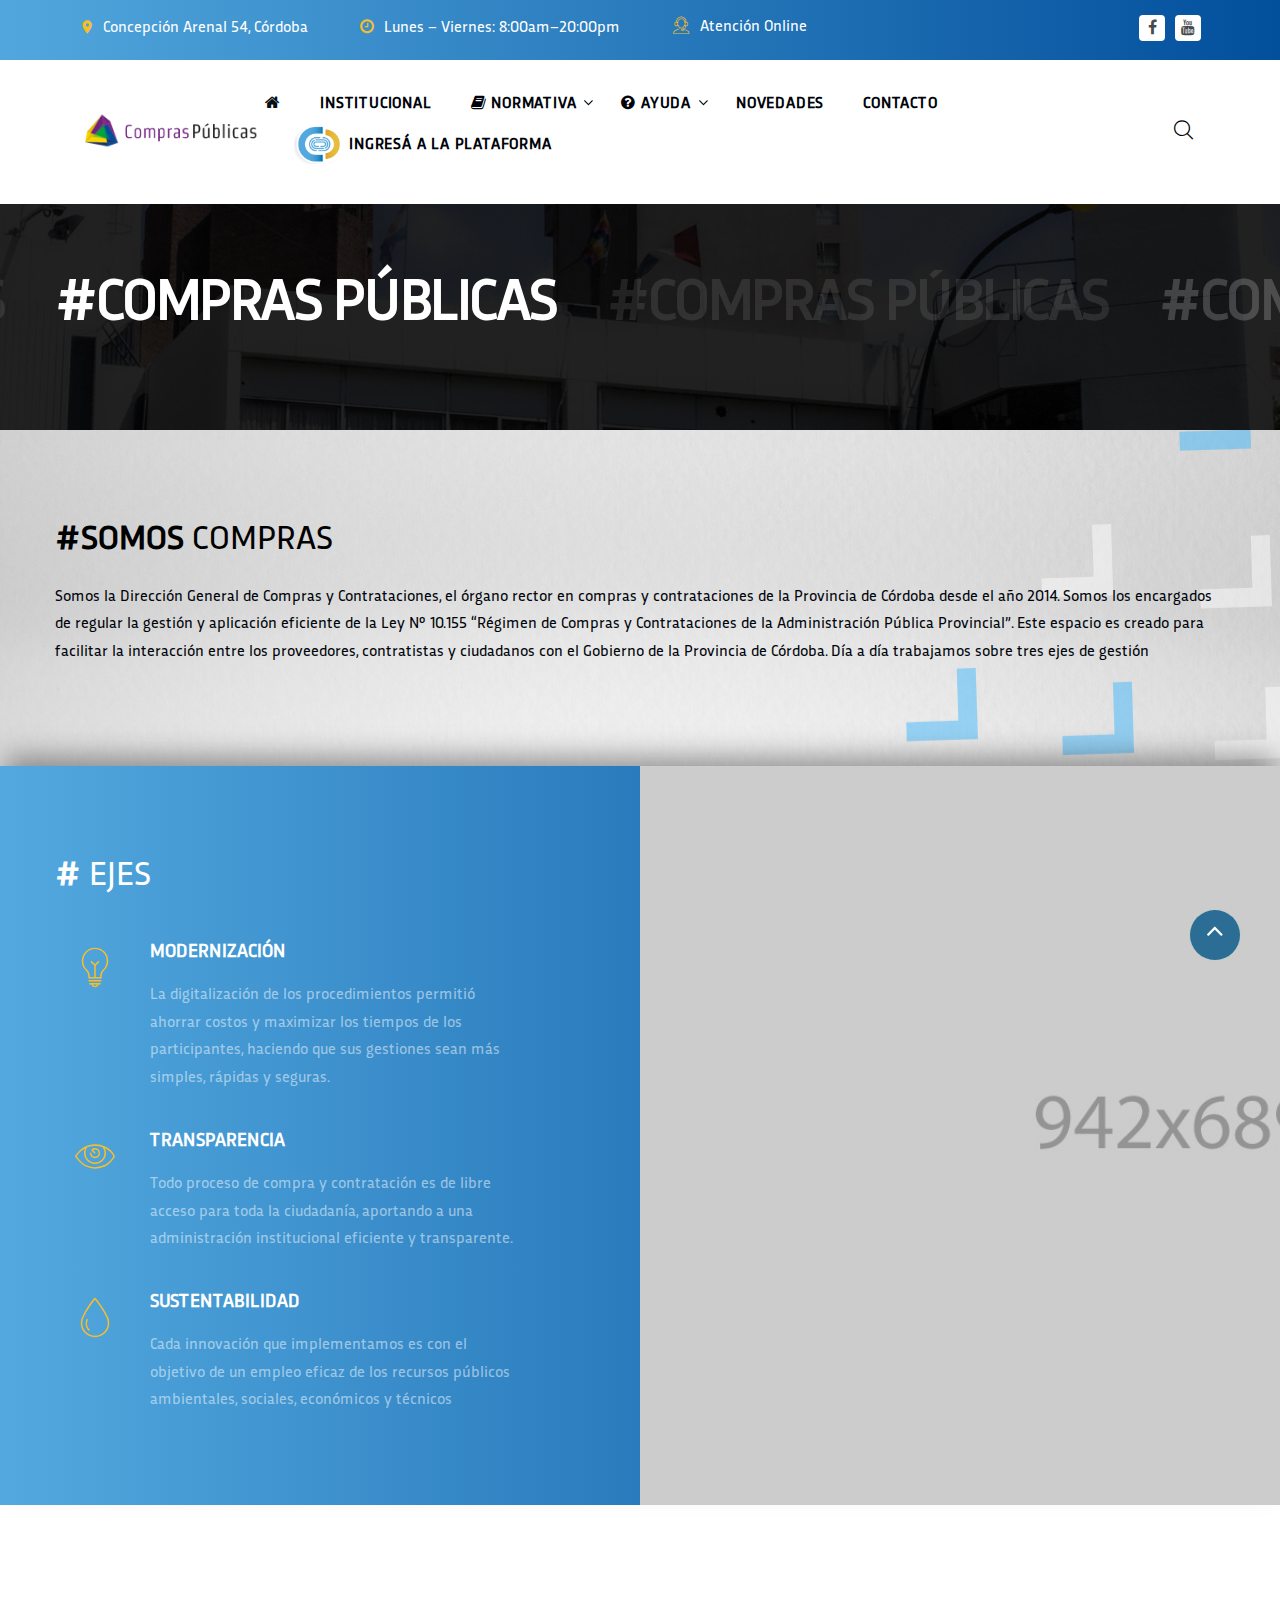
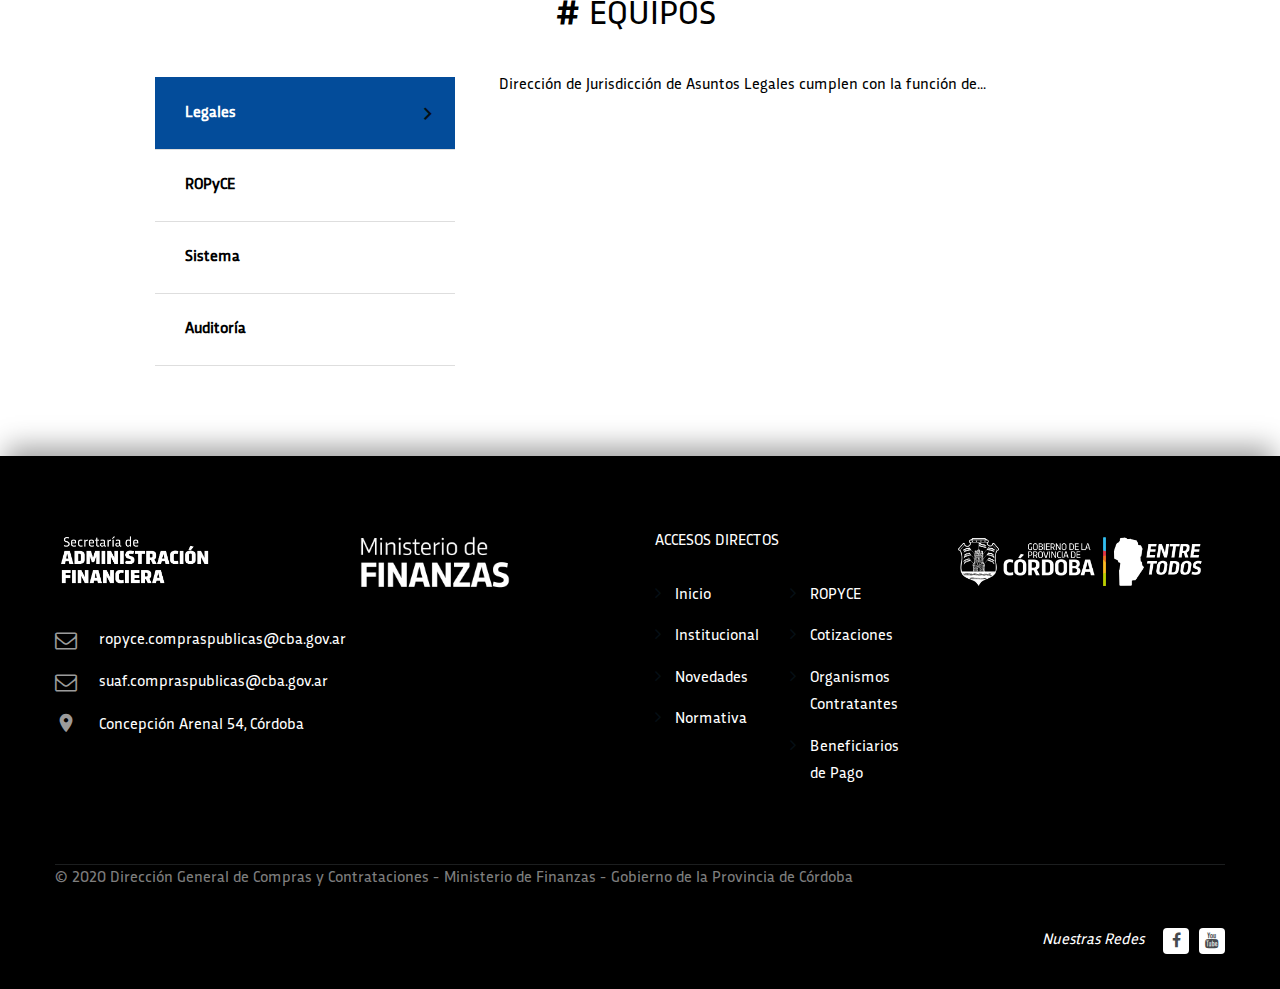
<file: institucional.html>
<!DOCTYPE html>
<html lang="es" class="wide wow-animation">
<head>
<title>ComprasPúblicas</title>
<meta name="format-detection" content="telephone=no">
<meta name="viewport" content="width=device-width, height=device-height, initial-scale=1.0, maximum-scale=1.0, user-scalable=0">
<meta http-equiv="X-UA-Compatible" content="IE=edge">
<meta charset="utf-8">
<!-- CSS -->

<!-- CSS -->
<link rel="stylesheet" href="https://cdn.jsdelivr.net/npm/bootstrap@4.5.3/dist/css/bootstrap.min.css" integrity="sha384-TX8t27EcRE3e/ihU7zmQxVncDAy5uIKz4rEkgIXeMed4M0jlfIDPvg6uqKI2xXr2" crossorigin="anonymous">
<script src="https://code.jquery.com/jquery-3.5.1.slim.min.js" integrity="sha384-DfXdz2htPH0lsSSs5nCTpuj/zy4C+OGpamoFVy38MVBnE+IbbVYUew+OrCXaRkfj" crossorigin="anonymous"></script>

<!-- jQuery and JS bundle w/ Popper.js -->
<script src="https://cdn.jsdelivr.net/npm/bootstrap@4.5.3/dist/js/bootstrap.bundle.min.js" ></script>

<!-- jQuery and JS bundle w/ Popper.js -->

<link rel="icon" href="images/favicon-2.png" type="image/x-icon">
<link rel="stylesheet" type="text/css" href="css/css.css?family=Roboto:100,300,400,500,700%7CPlayfair+Display:400,700,700i,900,900i">
<link rel="stylesheet" href="css/style.css">





</head>
<body style="">
<div class="page">
  <header class="page-head ">
    <div class="rd-navbar-wrap ">
      <nav data-layout="rd-navbar-fixed" data-sm-layout="rd-navbar-fixed" data-md-device-layout="rd-navbar-fixed" data-lg-layout="rd-navbar-static" data-lg-device-layout="rd-navbar-static" data-stick-up-clone="false" data-md-stick-up-offset="53px" data-lg-stick-up-offset="53px" data-md-stick-up="true" data-lg-stick-up="true" class="rd-navbar rd-navbar-corporate-dark">
        <div class="rd-navbar-inner ">
          <div class="rd-navbar-aside ">
            <div data-custom-toggle=".rd-navbar-aside" data-custom-toggle-disable-on-blur="true" class="rd-navbar-aside-toggle"><span></span></div>
            <div class="rd-navbar-aside-content context-dark ">
              <ul class="rd-navbar-aside-group list-units">
                <li>
                  <div class="unit unit-horizontal unit-spacing-xs">
                    <div class="unit-left"><span class="icon icon-xxs-small icon-primary material-icons-place icon-shift-1 offset-top-2"></span></div>
                    <div class="unit-body"><a href="#" class="link-white-v2 reveal-inline">Concepción Arenal 54, Córdoba</a></div>
                  </div>
                </li>
                <li>
                  <div class="unit unit-horizontal unit-spacing-xs">
                    <div class="unit-left"><span class="icon icon-xxs icon-primary fa-clock-o offset-top-2"></span></div>
                    <div class="unit-body">
                      <p class="text-white">Lunes – Viernes: 8:00am–20:00pm</p>
                    </div>
                  </div>
                </li>
                <li>
                  <div class="unit unit-horizontal unit-spacing-xs">
                    <div class="unit-left"><span class="icon icon-xs icon-primary thin-icon-support "></span></div>
                    <div class="unit-body"><a href="callto:#" class="link-white-v2">Atención Online</a></div>
                  </div>
                </li>
              </ul>
              <div class="rd-navbar-aside-group">
                <ul class="list-inline list-inline-reset">
                  <li><a href="https://www.facebook.com/ropycecba" target="_blank" class="icon icon-round icon-abbey-filled icon-xxs-smallest fa fa-facebook"></a></li>
                  <li><a href="https://www.youtube.com/channel/UCiPAxG4_18oZzeJRPIOQkIg" target="_blank" class="icon icon-round icon-abbey-filled icon-xxs-smallest fa fa-youtube"></a></li>
                </ul>
              </div>
            </div>
          </div>



          <div class="rd-navbar-group rd-navbar-search-wrap">
            <div class="rd-navbar-panel">
              <button data-custom-toggle=".rd-navbar-nav-wrap" data-custom-toggle-disable-on-blur="true" class="rd-navbar-toggle"><span></span></button>
              <a href="index.html" class="rd-navbar-brand brand"><img src="images/compras.png" alt="logo" width="200" height="34"/></a> </div>
            <div class="rd-navbar-nav-wrap">
              <div class="rd-navbar-nav-inner">
                <div class="rd-navbar-search">
                  <form action="search-results.html" method="GET" data-search-live="rd-search-results-live" class="rd-search">
                    <div class="form-group">
                      <label for="rd-search-form-input" class="form-label">Buscar...</label>
                      <input id="rd-search-form-input" type="text" name="s" autocomplete="off" class="form-control">
                      <div id="rd-search-results-live" class="rd-search-results-live"></div>
                    </div>
                    <button type="submit" class="rd-search-submit"></button>
                  </form>
                  <button data-rd-navbar-toggle=".rd-navbar-search, .rd-navbar-search-wrap" class="rd-navbar-search-toggle"></button>
                </div>
                <ul class="rd-navbar-nav">
                  <li class="active"><a href="index.html"><i class="fa fa-home"></i> </a> </li>
                  <li><a href="institucional.html">Institucional</a> </li>
                  <li><a href="normativa.html"> <i class="fa fa-book"></i> Normativa</a>
                    <ul class="rd-navbar-dropdown">
                      <li><a href="normativa.html">Bienes y Servicios</a> </li>
                      <li><a href="normativa.html">Obra Pública</a> </li>
                      <li><a href="normativa.html">Resoluciones de la DGCyC</a> </li>
                      <li><a href="normativa.html">Otras normas de referencia</a> </li>
                    </ul>
                  </li>
                  <li><a href="#"><i class="fa fa-question-circle"></i> Ayuda</a>
                    <ul class="rd-navbar-dropdown">
                      <li><a href="ayuda.html">Preguntas Frecuentes</a> </li>
                      <li><a href="instructivos.html">Instructivos</a> </li>

                    </ul>
                  </li>
                  <li><a href="novedades.html">Novedades</a> </li>

                  <li><a href="contacto.html">contacto</a> </li>
                  <li style="cursor:pointer;"> <a class="" type="" data-toggle="collapse" data-target="#collapseExample" aria-expanded="false" aria-controls="collapseExample"> <img src="images/cidi.png" alt="" width="50px"> Ingresá a la plataforma</a> </li>

                </ul>

              </div>

            </div>

          </div>
        </div>
        <div class="collapse" id="collapseExample">
        <div class="card card-body bg-primary" >
        <div class="row text-white text-center" style="vertical-align:middle">
          <div class="col-lg-4 cidicard">
            <h3>¿QUÉ ES CIUDADANO DIGITAL?:</h3>
            <p>Es una plataforma tecnológica que te permite acceder de forma simple a todos los trámites y servicios digitales del Gobierno de la Provincia de Córdoba.</p>
          </div>
          <div class="col-lg-4 cidicard">
            <h3>NIVEL DE ACCESO 2:</h3>

            <p>Es necesario para realizar las gestiones en ComprasPúblicas. Te permitirá acceder a una mayor cantidad de servicios web, digitalizar documentación y otros. <br>
           </p>	<div type="button" class="btn btn-warning" name="button"><a href="https://cidi.cba.gov.ar/portal-publico/acceso#nivel2" target="_blank">Más Información</a></div>
          </div>
          <div class="col-lg-4 cidicard" style="display:block; margin:auto">

            <img src="images/cidifoto.jpg"  width="129" height="129" alt="" class="img-circle"> <br>
            <div type="button" class="btn btn-warning" name="button"><a href="https://cidi.cba.gov.ar/portal-publico/?app=25" target="_blank" > Iniciá sesión</a>
            </div>

          </div>

        </div>

        </div>
        </div>
      </nav>
    </div>

  </header>



  <main class="page-content">
    <section style="background-image: url(images/institucional.png);" class="section-30 section-sm-40 section-md-66 section-lg-bottom-90 bg-gray-dark page-title-wrap">
      <div class="shell">
        <div class="page-title">
          <h2>#Compras Públicas</h2>
        </div>
      </div>
    </section>
    <section class="section-60 section-sm-90 section-sm-bottom-100 bg-white bg-image bg-image-1 bg1">
      <div class="shell">
        <div class="range range-sm-center range-md-right">
          <div class="cell-sm-12 cell-md-12 cell-lg-12">
            <h3>#SOMOS <span class="text-thin"> Compras</span> </h3>
            <div class="offset-top-22">
              <p class="" style="">Somos la Dirección General de Compras y Contrataciones, el órgano rector en compras y contrataciones de la Provincia de Córdoba desde el año 2014. Somos los encargados de regular la gestión y aplicación eficiente de la Ley Nº 10.155 “Régimen de Compras y Contrataciones de la Administración Pública Provincial”.
Este espacio es creado para facilitar la interacción entre los proveedores, contratistas y ciudadanos con el Gobierno de la Provincia de Córdoba.
Día a día trabajamos sobre tres ejes de gestión </p>
               </div>
          </div>
          <div class="cell-md-1"></div>
        </div>
      </div>
    </section>
    <section class="bg-cape-cod context-dark bg-primary">
      <div class="shell">
        <div class="range range-xs-center range-md-left">
          <div class="cell-xs-10 cell-md-5 text-left section-60 section-sm-90">
            <div>
              <h3># <span class="text-thin">Ejes</span> </h3>
              <div class="offset-top-40 inset-left-15">
                <div class="unit unit-xs unit-xs-horizontal">
                  <div class="unit-left"><span class="icon icon-primary icon-lg-bigger thin-icon-lightbulb offset-top-5"></span></div>
                  <div class="unit-body">
                    <h4 class="text-white">MODERNIZACIÓN</h4>
                    <p class="text-white-05">La digitalización de los procedimientos permitió ahorrar costos y maximizar los tiempos de los participantes, haciendo que sus gestiones sean más simples, rápidas y seguras.</p>
                  </div>
                </div>
                <div class="unit unit-xs unit-xs-horizontal offset-top-35">
                  <div class="unit-left"><span class="icon icon-primary icon-lg-bigger thin-icon-eye offset-top-5"></span></div>
                  <div class="unit-body">
                    <h4 class="text-white">TRANSPARENCIA</h4>
                    <p class="text-white-05">Todo proceso de compra y contratación es de libre acceso para toda la ciudadanía, aportando a una administración institucional eficiente y transparente.</p>
                  </div>
                </div>
                <div class="unit unit-xs unit-xs-horizontal offset-top-35">
                  <div class="unit-left"><span class="icon icon-primary icon-lg-bigger thin-icon-tint offset-top-5"></span></div>
                  <div class="unit-body">
                    <h4 class="text-white">SUSTENTABILIDAD</h4>
                    <p class="text-white-05">Cada innovación que implementamos es con el objetivo de un empleo eficaz de los recursos públicos ambientales, sociales, económicos y técnicos</p>
                    <!-- Modal -->

                  </div>
                </div>
              </div>
            </div>
          </div>
          <div class="cell-md-1 veil reveal-md-inline-block"></div>
          <div class="cell-md-6 section-image-aside section-image-aside-right">
            <div style="background-image: url(images/942x689.jpg)" class="section-image-aside-img veil reveal-md-block"></div>
          </div>
        </div>
      </div>
    </section>
    <section class="section-top-60 section-sm-top-90 bg1">
      <div class="shell">
        <h3 class="text-center"># <span class="text-thin">Equipos</span></h3>
        <div class="range range-sm-center offset-top-40">
          <div class="cell-lg-10">
            <div id="tabs-2" class="tabs-custom tabs-vertical tabs-corporate">
              <ul class="nav nav-tabs">
                <li class="active"><a href="#tabs-2-1" data-toggle="tab">Legales</a></li>
                <li><a href="#tabs-2-2" data-toggle="tab">ROPyCE</a></li>
                <li><a href="#tabs-2-3" data-toggle="tab">Sistema</a></li>
                <li><a href="#tabs-2-4" data-toggle="tab">Auditoría</a></li>
              </ul>
              <div class="tab-content text-secondary">
                <div id="tabs-2-1" class="tab-pane fade in active">
                  <p class="text-gray-base">Dirección de Jurisdicción de Asuntos Legales cumplen con la función de... </p>
                </div>
                <div id="tabs-2-2" class="tab-pane fade">
                  <p class="text-gray-base">Se trata del Registro Oficial de Proveedores y Contratistas del Estado, quienes reciben, analizan e inscriben a todos aquellos interesados en participar de las cotizaciones del Gobierno Provincial.
</p>
                </div>
                <div id="tabs-2-3" class="tab-pane fade">
                  <p class="text-gray-base">Dirección de Jurisdicción de Procedimientos y Herramientas de Soporte...
</p>
                </div>
                <div id="tabs-2-4" class="tab-pane fade">
                  <p class="text-gray-base">Dirección de Jurisdicción de Auditoría de Procesos de Compras y Contrataciones...</p>
                </div>
              </div>
            </div>
          </div>
        </div>
      </div>
    </section>

    <section class="section-top-60 section-sm-top-90 bg1">

    </section>


  </main>


  <footer class="page-foot bg-cape-cod context-dark">
    <section class="section-40 section-sm-75">
      <div class="shell">
        <div class="range range-xs-center">
          <div class="cell-xs-9 cell-sm-11 cell-lg-12">

            <div class="range">
              <div class="cell-sm-6 cell-md-10 cell-lg-3">
                <div style="max-width: 510px;" class="inset-lg-right-20"><a href="index.html" class="brand brand-inverse"><img src="images/safb.png" alt="logo" width="160"/></a>
               </div>
               <address class="contact-info offset-top-22 offset-md-top-30 offset-lg-top-35 text-left">
                 <div class="unit unit-horizontal unit-spacing-md unit-middle offset-top-15">
                   <div class="unit-left"><span class="icon icon-xs icon-dusty-gray fa fa-envelope-o"></span></div>
                   <div class="unit-body"><a  class="link-white"><span > ropyce.compraspublicas@cba.gov.ar</span></a></div>
                 </div>
               <div class="unit unit-horizontal unit-spacing-md unit-middle offset-top-15">
                 <div class="unit-left"><span class="icon icon-xs icon-dusty-gray fa fa-envelope-o"></span></div>
                 <div class="unit-body"><a  class="link-white"><span > suaf.compraspublicas@cba.gov.ar</span></a></div>
               </div>
               <div class="unit unit-horizontal unit-spacing-md offset-top-15">
                 <div class="unit-left"><span class="icon icon-xs icon-dusty-gray material-icons-place"></span></div>
                 <div class="unit-body"><a class="link-white reveal-inline">Concepción Arenal 54, Córdoba</a></div>
               </div>
               </address>
              </div>

              <div class="cell-sm-6 cell-md-4 cell-lg-3 offset-top-50 offset-sm-top-0 offset-md-top-50 offset-lg-top-0">
                <div style="max-width: 510px;" class="inset-lg-right-20"><a href="index.html" class="brand brand-inverse"><img src="images/finanzasb.png" alt="logo" width="160"/></a>
                </div>

              </div>
              <div class="cell-sm-6 cell-md-4 cell-lg-3 offset-top-50 offset-lg-top-0">
                <h6 class="text-small-16 text-uppercase">Accesos directos</h6>
                <div style="max-width: 270px;" class="row offset-top-22 offset-md-top-30">
                  <div class="col-xs-6">
                    <ul class="list-marked-variant-2">
                      <li><a href="index.html">Inicio</a></li>
                      <li><a href="institucional.html">Institucional</a></li>
                      <li><a href="novedades.html">Novedades</a></li>
                      <li><a href="normativa.html">Normativa</a></li>
                    </ul>
                  </div>
                  <div class="col-xs-6">
                    <ul class="list-marked-variant-2">
                      <li><a href="proveedoresycontratistas.html">ROPYCE</a></li>
                      <li><a href="cotizaciones.html">Cotizaciones</a></li>
                      <li><a href="organismoscontratantes.html">Organismos Contratantes</a></li>
                      <li><a href="benficiariosdepago.html">Beneficiarios de Pago</a></li>

                    </ul>
                  </div>
                </div>
              </div>
              <div class="cell-sm-6 cell-md-4 cell-lg-3 offset-top-50 offset-lg-top-0">
                <div style="max-width: 510px;" class="inset-lg-right-20"><a href="index.html" class="brand brand-inverse"><img src="images/gobb.png" alt="logo" width="400"/></a>
               </div>
              </div>
            </div>
          </div>
        </div>
      </div>
    </section>
    <div class="shell">
      <hr class="hr bg-abbey-04">
      © 2020 Dirección General de Compras y Contrataciones - Ministerio de Finanzas - Gobierno de la Provincia de Córdoba
    </div>
    <section class="section-35">
      <div class="shell text-center">
        <div class="range range-sm-reverse range-sm-justify range-sm-middle">
          <div class="cell-sm-6 text-sm-right">
            <div class="group-sm group-middle">
              <p class="text-italic text-white">Nuestras Redes</p>
              <ul class="list-inline list-inline-reset">
                <li><a href="https://www.facebook.com/ropycecba" target="_blank" class="icon icon-round icon-abbey-filled icon-xxs-smallest fa fa-facebook"></a></li>
                <li><a href="https://www.youtube.com/channel/UCiPAxG4_18oZzeJRPIOQkIg" target="_blank" class="icon icon-round icon-abbey-filled icon-xxs-smallest fa fa-youtube"></a></li>
              </ul>
            </div>
          </div>
          <div class="cell-sm-6 offset-top-15 offset-sm-top-0 text-sm-left">
          </div>
        </div>
      </div>
    </section>
  </footer>
</div>




<script src="js/core.min.js"></script>
<script src="js/script.js"></script>

</body>
</html>
</file>
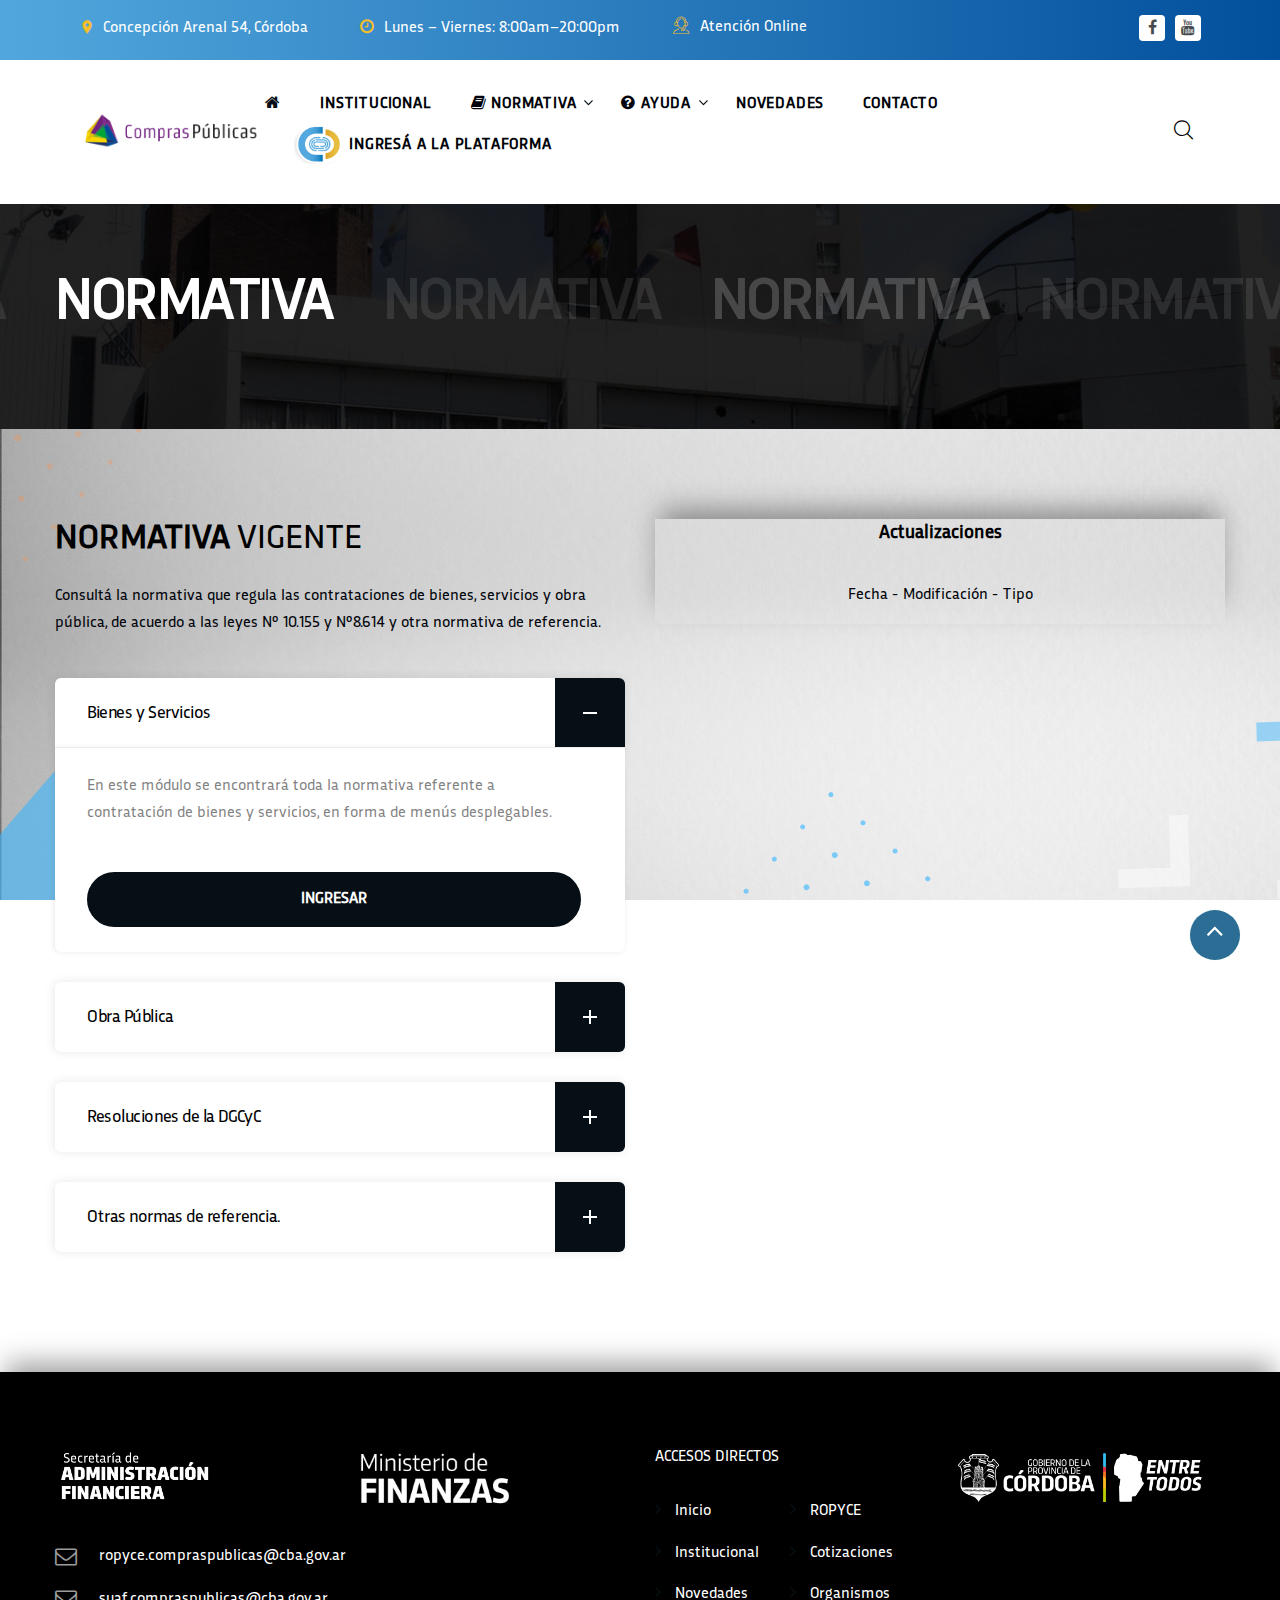
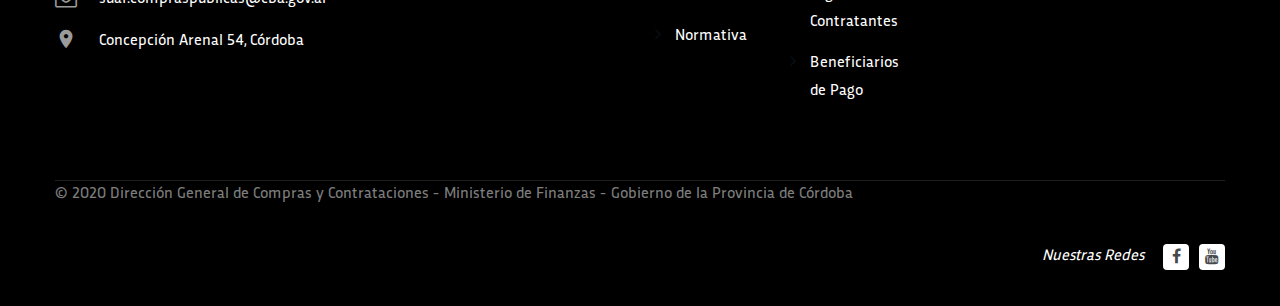
<file: normativa.html>
<!DOCTYPE html>
<html lang="es" class="wide wow-animation">
<head>
<title>ComprasPúblicas</title>
<meta name="format-detection" content="telephone=no">
<meta name="viewport" content="width=device-width, height=device-height, initial-scale=1.0, maximum-scale=1.0, user-scalable=0">
<meta http-equiv="X-UA-Compatible" content="IE=edge">
<meta charset="utf-8">
<!-- CSS -->

<!-- jQuery and JS bundle w/ Popper.js -->

<link rel="icon" href="images/favicon-2.png" type="image/x-icon">
<link rel="stylesheet" type="text/css" href="css/css.css?family=Roboto:100,300,400,500,700%7CPlayfair+Display:400,700,700i,900,900i">
<link rel="stylesheet" href="css/style.css">



<script type="text/javascript">
$(document).ready(function() {
$('a[href^="#"]').click(function() {
  var destino = $(this.hash);
  if (destino.length == 0) {
    destino = $('a[name="' + this.hash.substr(1) + '"]');
  }
  if (destino.length == 0) {
    destino = $('html');
  }
  $('html, body').animate({ scrollTop: destino.offset().top }, 500);
  return false;
});
});
</script>


</head>
<body style="">
<div class="page">
  <header class="page-head ">
    <div class="rd-navbar-wrap ">
      <nav data-layout="rd-navbar-fixed" data-sm-layout="rd-navbar-fixed" data-md-device-layout="rd-navbar-fixed" data-lg-layout="rd-navbar-static" data-lg-device-layout="rd-navbar-static" data-stick-up-clone="false" data-md-stick-up-offset="53px" data-lg-stick-up-offset="53px" data-md-stick-up="true" data-lg-stick-up="true" class="rd-navbar rd-navbar-corporate-dark">
        <div class="rd-navbar-inner ">
          <div class="rd-navbar-aside ">
            <div data-custom-toggle=".rd-navbar-aside" data-custom-toggle-disable-on-blur="true" class="rd-navbar-aside-toggle"><span></span></div>
            <div class="rd-navbar-aside-content context-dark ">
              <ul class="rd-navbar-aside-group list-units">
                <li>
                  <div class="unit unit-horizontal unit-spacing-xs">
                    <div class="unit-left"><span class="icon icon-xxs-small icon-primary material-icons-place icon-shift-1 offset-top-2"></span></div>
                    <div class="unit-body"><a href="#" class="link-white-v2 reveal-inline">Concepción Arenal 54, Córdoba</a></div>
                  </div>
                </li>
                <li>
                  <div class="unit unit-horizontal unit-spacing-xs">
                    <div class="unit-left"><span class="icon icon-xxs icon-primary fa-clock-o offset-top-2"></span></div>
                    <div class="unit-body">
                      <p class="text-white">Lunes – Viernes: 8:00am–20:00pm</p>
                    </div>
                  </div>
                </li>
                <li>
                  <div class="unit unit-horizontal unit-spacing-xs">
                    <div class="unit-left"><span class="icon icon-xs icon-primary thin-icon-support "></span></div>
                    <div class="unit-body"><a href="callto:#" class="link-white-v2">Atención Online</a></div>
                  </div>
                </li>
              </ul>
              <div class="rd-navbar-aside-group">
                <ul class="list-inline list-inline-reset">
                  <li><a href="https://www.facebook.com/ropycecba" target="_blank" class="icon icon-round icon-abbey-filled icon-xxs-smallest fa fa-facebook"></a></li>
                  <li><a href="https://www.youtube.com/channel/UCiPAxG4_18oZzeJRPIOQkIg" target="_blank" class="icon icon-round icon-abbey-filled icon-xxs-smallest fa fa-youtube"></a></li>
                </ul>
              </div>
            </div>
          </div>



          <div class="rd-navbar-group rd-navbar-search-wrap">
            <div class="rd-navbar-panel">
              <button data-custom-toggle=".rd-navbar-nav-wrap" data-custom-toggle-disable-on-blur="true" class="rd-navbar-toggle"><span></span></button>
              <a href="index.html" class="rd-navbar-brand brand"><img src="images/compras.png" alt="logo" width="200" height="34"/></a> </div>
            <div class="rd-navbar-nav-wrap">
              <div class="rd-navbar-nav-inner">
                <div class="rd-navbar-search">
                  <form action="search-results.html" method="GET" data-search-live="rd-search-results-live" class="rd-search">
                    <div class="form-group">
                      <label for="rd-search-form-input" class="form-label">Buscar...</label>
                      <input id="rd-search-form-input" type="text" name="s" autocomplete="off" class="form-control">
                      <div id="rd-search-results-live" class="rd-search-results-live"></div>
                    </div>
                    <button type="submit" class="rd-search-submit"></button>
                  </form>
                  <button data-rd-navbar-toggle=".rd-navbar-search, .rd-navbar-search-wrap" class="rd-navbar-search-toggle"></button>
                </div>
                <ul class="rd-navbar-nav">
                  <li class="active"><a href="index.html"><i class="fa fa-home"></i> </a> </li>
                  <li><a href="institucional.html">Institucional</a> </li>
                  <li><a href="normativa.html"> <i class="fa fa-book"></i> Normativa</a>
                    <ul class="rd-navbar-dropdown">
                      <li><a href="normativa.html">Bienes y Servicios</a> </li>
                      <li><a href="normativa.html">Obra Pública</a> </li>
                      <li><a href="normativa.html">Resoluciones de la DGCyC</a> </li>
                      <li><a href="normativa.html">Otras normas de referencia</a> </li>
                    </ul>
                  </li>
                  <li><a href="#"><i class="fa fa-question-circle"></i> Ayuda</a>
                    <ul class="rd-navbar-dropdown">
                      <li><a href="ayuda.html">Preguntas Frecuentes</a> </li>
                      <li><a href="instructivos.html">Instructivos</a> </li>

                    </ul>
                  </li>
                  <li><a href="novedades.html">Novedades</a> </li>

                  <li><a href="contacto.html">contacto</a> </li>
                  <li style="cursor:pointer;"> <a class="" type="" data-toggle="collapse" data-target="#collapseExample" aria-expanded="false" aria-controls="collapseExample"> <img src="images/cidi.png" alt="" width="50px"> Ingresá a la plataforma</a> </li>

                </ul>

              </div>

            </div>

          </div>
        </div>
        <div class="collapse" id="collapseExample">
        <div class="card card-body bg-primary" >
        <div class="row text-white text-center" style="vertical-align:middle">
          <div class="col-lg-4 cidicard">
            <h3>¿QUÉ ES CIUDADANO DIGITAL?:</h3>
            <p>Es una plataforma tecnológica que te permite acceder de forma simple a todos los trámites y servicios digitales del Gobierno de la Provincia de Córdoba.</p>
          </div>
          <div class="col-lg-4 cidicard">
            <h3>NIVEL DE ACCESO 2:</h3>

            <p>Es necesario para realizar las gestiones en ComprasPúblicas. Te permitirá acceder a una mayor cantidad de servicios web, digitalizar documentación y otros. <br>
           </p>	<div type="button" class="btn btn-warning" name="button"><a href="https://cidi.cba.gov.ar/portal-publico/acceso#nivel2" target="_blank">Más Información</a></div>
          </div>
          <div class="col-lg-4 cidicard" style="display:block; margin:auto">

            <img src="images/cidifoto.jpg"  width="129" height="129" alt="" class="img-circle"> <br>
            <div type="button" class="btn btn-warning" name="button"><a href="https://cidi.cba.gov.ar/portal-publico/?app=25" target="_blank" > Iniciá sesión</a>
            </div>

          </div>

        </div>

        </div>
        </div>
      </nav>
    </div>

  </header>

  <main class="page-content">
    <section style="background-image: url(images/institucional.png);" class="section-30 section-sm-40 section-md-66 section-lg-bottom-90 bg-gray-dark page-title-wrap ">
      <div class="shell">
        <div class="page-title">
          <h2>NORMATIVA</h2>
        </div>
      </div>
    </section>
    <section class="section-60 section-sm-90 section-lg-bottom-120 bg1">
      <div class="shell">
        <div class="range range-sm-center">
          <div class="cell-sm-10 cell-md-12">
            <div class="range">
              <div class="cell-md-6">
                <h3>NORMATIVA <span class="text-thin">VIGENTE</span></h3>
                <div class="offset-top-22">
                  <p class="text-big ">Consultá la normativa que regula las contrataciones de bienes, servicios y obra pública, de acuerdo a las leyes Nº 10.155 y Nº8.614 y otra normativa de referencia.</p>
                </div>
                <div class="offset-top-40">
                  <div id="accordionOne" role="tablist" aria-multiselectable="true" class="panel-group panel-group-custom panel-group-corporate">
                    <div class="panel panel-custom panel-corporate">
                      <div id="accordionOneHeading1" role="tab" class="panel-heading">
                        <div class="panel-title"><a role="button" data-toggle="collapse" data-parent="#accordionOne" href="#accordionOneCollapse1" aria-controls="accordionOneCollapse1" aria-expanded="true">Bienes y Servicios
                          <div class="panel-arrow"></div>
                          </a> </div>
                      </div>
                      <div id="accordionOneCollapse1" role="tabpanel" aria-labelledby="accordionOneHeading1" class="panel-collapse collapse in">
                        <div class="panel-body">
                          <p>En este módulo se encontrará toda la normativa referente a contratación de bienes y servicios, en forma de menús desplegables.
</p>
<a href="#" class="btn btn-primary"> Ingresar</a>

                        </div>
                      </div>
                    </div>
                    <div class="panel panel-custom panel-corporate">
                      <div id="accordionOneHeading2" role="tab" class="panel-heading">
                        <div class="panel-title"><a role="button" data-toggle="collapse" data-parent="#accordionOne" href="#accordionOneCollapse2" aria-controls="accordionOneCollapse2" class="collapsed">Obra Pública
                          <div class="panel-arrow"></div>
                          </a> </div>
                      </div>
                      <div id="accordionOneCollapse2" role="tabpanel" aria-labelledby="accordionOneHeading2" class="panel-collapse collapse">
                        <div class="panel-body">
                          <p>On este módulo se encontrará toda la normativa referente a contratación de obra pública.
</p>
<a href="#" class="btn btn-primary"> Ingresar</a>

                        </div>
                      </div>
                    </div>
                    <div class="panel panel-custom panel-corporate">
                      <div id="accordionOneHeading3" role="tab" class="panel-heading">
                        <div class="panel-title"><a role="button" data-toggle="collapse" data-parent="#accordionOne" href="#accordionOneCollapse3" aria-controls="accordionOneCollapse3" class="collapsed">Resoluciones de la DGCyC
                          <div class="panel-arrow"></div>
                          </a> </div>
                      </div>
                      <div id="accordionOneCollapse3" role="tabpanel" aria-labelledby="accordionOneHeading3" class="panel-collapse collapse">
                        <div class="panel-body">
                          <ul>
                            <li>Bs. Y Ss.</li>
                            <li> Obra Pública.</li>
                            <li>ROPyCE.</li>
                            <li>Sanciones.</li>
                            <li>Catálogo.</li>
                            <li>Sistema.</li>

                          </ul>
                          <p>


</p>
<a href="#" class="btn btn-primary"> Ingresar</a>

                        </div>
                      </div>
                    </div>
                    <div class="panel panel-custom panel-corporate">
                      <div id="accordionOneHeading4" role="tab" class="panel-heading">
                        <div class="panel-title"><a role="button" data-toggle="collapse" data-parent="#accordionOne" href="#accordionOneCollapse4" aria-controls="accordionOneCollapse4" class="collapsed">Otras normas de referencia.
                          <div class="panel-arrow"></div>
                          </a> </div>
                      </div>
                      <div id="accordionOneCollapse4" role="tabpanel" aria-labelledby="accordionOneHeading4" class="panel-collapse collapse">
                        <div class="panel-body">
                          <p>Acá se podrán consultar leyes, decretos y resoluciones que no son específicas de los regímenes, pero están relacionados a las contrataciones de la administración pública provincial. Incluye la información disponible actualmente en “Leyes de referencia”, “Decretos de referencia” y “Resoluciones de referencia”. Se dividirá en tres botones:
                            <ul>
                              <li>Leyes</li>
                              <li>Decretos</li>
                              <li> Resoluciones de la DGCyC.</li>

                            </ul>

</p>
<a href="#" class="btn btn-primary"> Ingresar</a>

                        </div>
                      </div>
                    </div>
                  </div>
                </div>
              </div>
              <div class="cell-md-6">
<div class="  bg-cape-cod text-center ">
<h4>Actualizaciones</h4>
<div  class="panel-collapse ">
  <div class="panel-body">

<blockquote >
Fecha - Modificación - Tipo
</blockquote>

  </div>
</div>
</div>
              </div>

            </div>
          </div>
        </div>
      </div>
    </section>
  </main>




  <footer class="page-foot bg-cape-cod context-dark">
    <section class="section-40 section-sm-75">
      <div class="shell">
        <div class="range range-xs-center">
          <div class="cell-xs-9 cell-sm-11 cell-lg-12">

            <div class="range">
              <div class="cell-sm-6 cell-md-10 cell-lg-3">
                <div style="max-width: 510px;" class="inset-lg-right-20"><a href="index.html" class="brand brand-inverse"><img src="images/safb.png" alt="logo" width="160"/></a>
               </div>
               <address class="contact-info offset-top-22 offset-md-top-30 offset-lg-top-35 text-left">
                 <div class="unit unit-horizontal unit-spacing-md unit-middle offset-top-15">
                   <div class="unit-left"><span class="icon icon-xs icon-dusty-gray fa fa-envelope-o"></span></div>
                   <div class="unit-body"><a  class="link-white"><span > ropyce.compraspublicas@cba.gov.ar</span></a></div>
                 </div>
               <div class="unit unit-horizontal unit-spacing-md unit-middle offset-top-15">
                 <div class="unit-left"><span class="icon icon-xs icon-dusty-gray fa fa-envelope-o"></span></div>
                 <div class="unit-body"><a  class="link-white"><span > suaf.compraspublicas@cba.gov.ar</span></a></div>
               </div>
               <div class="unit unit-horizontal unit-spacing-md offset-top-15">
                 <div class="unit-left"><span class="icon icon-xs icon-dusty-gray material-icons-place"></span></div>
                 <div class="unit-body"><a class="link-white reveal-inline">Concepción Arenal 54, Córdoba</a></div>
               </div>
               </address>
              </div>

              <div class="cell-sm-6 cell-md-4 cell-lg-3 offset-top-50 offset-sm-top-0 offset-md-top-50 offset-lg-top-0">
                <div style="max-width: 510px;" class="inset-lg-right-20"><a href="index.html" class="brand brand-inverse"><img src="images/finanzasb.png" alt="logo" width="160"/></a>
                </div>

              </div>
              <div class="cell-sm-6 cell-md-4 cell-lg-3 offset-top-50 offset-lg-top-0">
                <h6 class="text-small-16 text-uppercase">Accesos directos</h6>
                <div style="max-width: 270px;" class="row offset-top-22 offset-md-top-30">
                  <div class="col-xs-6">
                    <ul class="list-marked-variant-2">
                      <li><a href="index.html">Inicio</a></li>
                      <li><a href="institucional.html">Institucional</a></li>
                      <li><a href="novedades.html">Novedades</a></li>
                      <li><a href="normativa.html">Normativa</a></li>
                    </ul>
                  </div>
                  <div class="col-xs-6">
                    <ul class="list-marked-variant-2">
                      <li><a href="proveedoresycontratistas.html">ROPYCE</a></li>
                      <li><a href="cotizaciones.html">Cotizaciones</a></li>
                      <li><a href="organismoscontratantes.html">Organismos Contratantes</a></li>
                      <li><a href="benficiariosdepago.html">Beneficiarios de Pago</a></li>

                    </ul>
                  </div>
                </div>
              </div>
              <div class="cell-sm-6 cell-md-4 cell-lg-3 offset-top-50 offset-lg-top-0">
                <div style="max-width: 510px;" class="inset-lg-right-20"><a href="index.html" class="brand brand-inverse"><img src="images/gobb.png" alt="logo" width="400"/></a>
               </div>
              </div>
            </div>
          </div>
        </div>
      </div>
    </section>
    <div class="shell">
      <hr class="hr bg-abbey-04">
      © 2020 Dirección General de Compras y Contrataciones - Ministerio de Finanzas - Gobierno de la Provincia de Córdoba
    </div>
    <section class="section-35">
      <div class="shell text-center">
        <div class="range range-sm-reverse range-sm-justify range-sm-middle">
          <div class="cell-sm-6 text-sm-right">
            <div class="group-sm group-middle">
              <p class="text-italic text-white">Nuestras Redes</p>
              <ul class="list-inline list-inline-reset">
                <li><a href="https://www.facebook.com/ropycecba" target="_blank" class="icon icon-round icon-abbey-filled icon-xxs-smallest fa fa-facebook"></a></li>
                <li><a href="https://www.youtube.com/channel/UCiPAxG4_18oZzeJRPIOQkIg" target="_blank" class="icon icon-round icon-abbey-filled icon-xxs-smallest fa fa-youtube"></a></li>
              </ul>
            </div>
          </div>
          <div class="cell-sm-6 offset-top-15 offset-sm-top-0 text-sm-left">
          </div>
        </div>
      </div>
    </section>
  </footer>
</div>


<script src="js/core.min.js"></script>
<script src="js/script.js"></script>

</body>
</html>
</file>
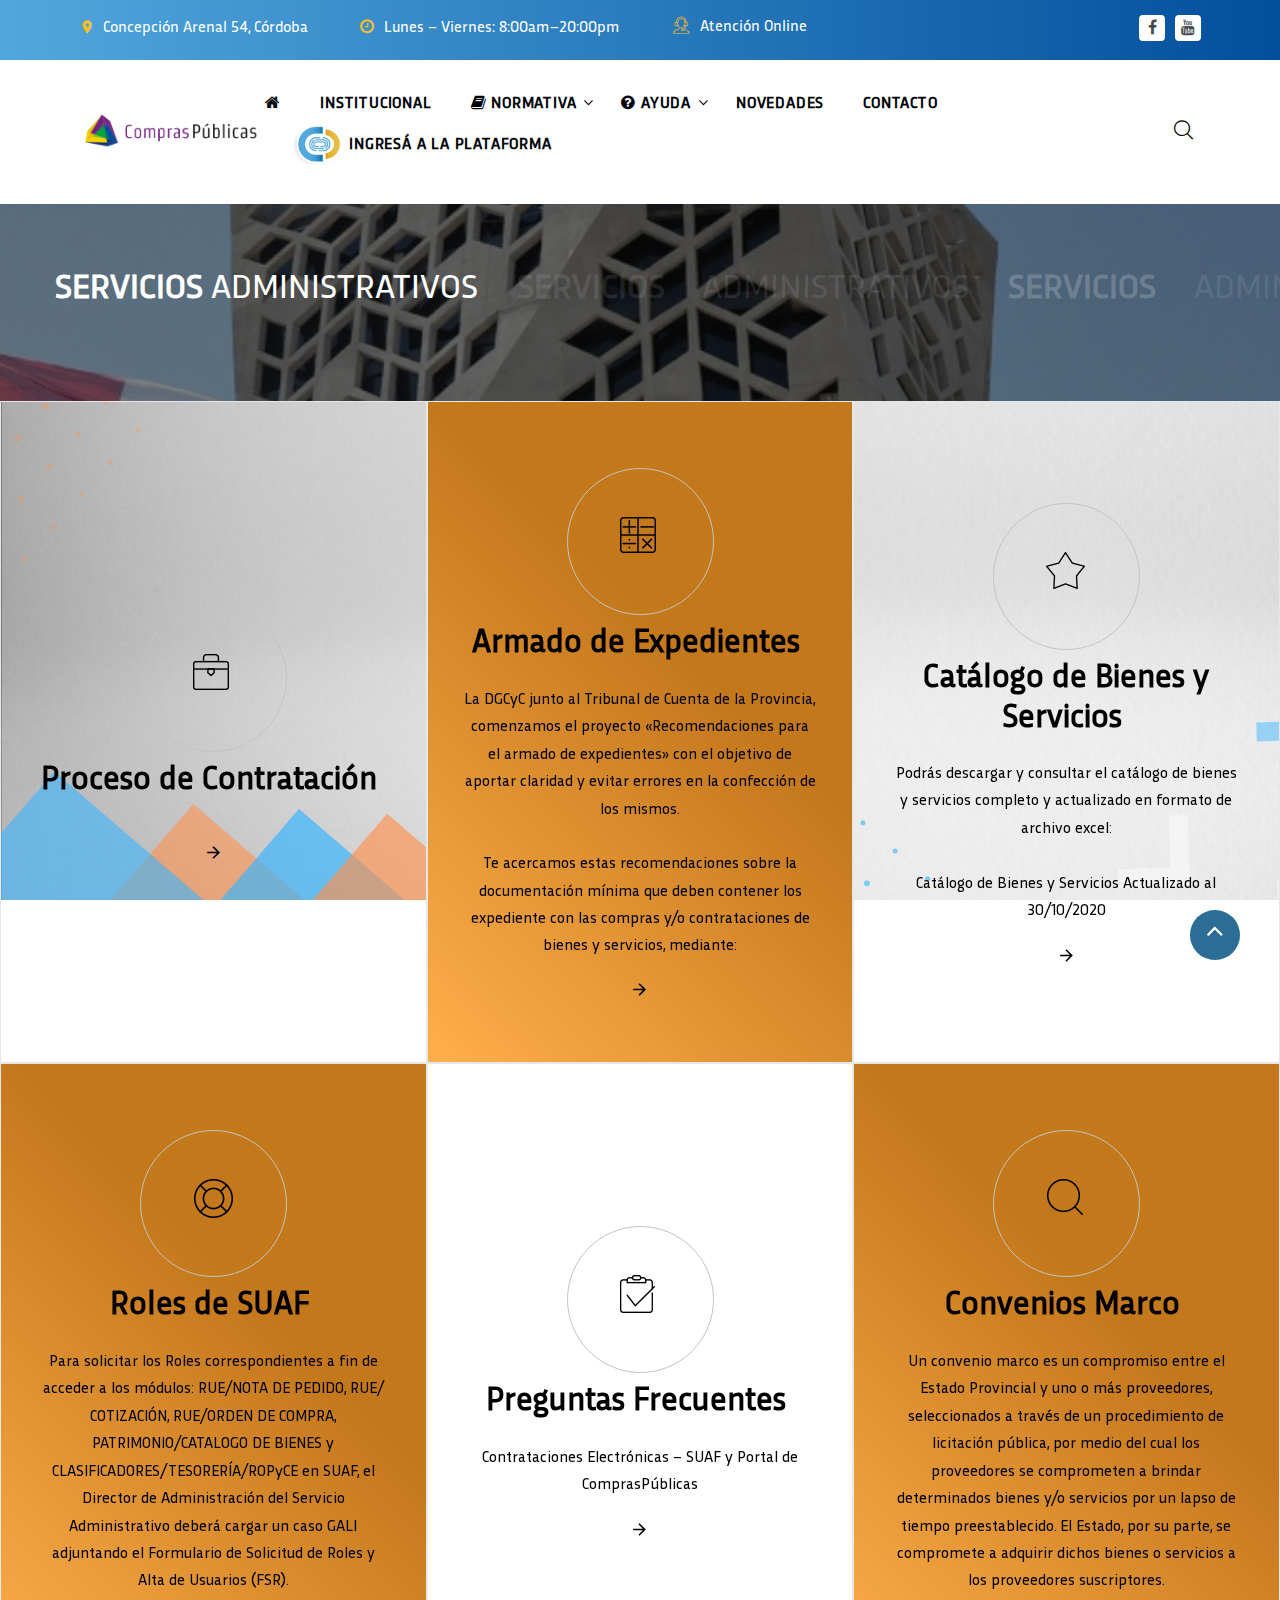
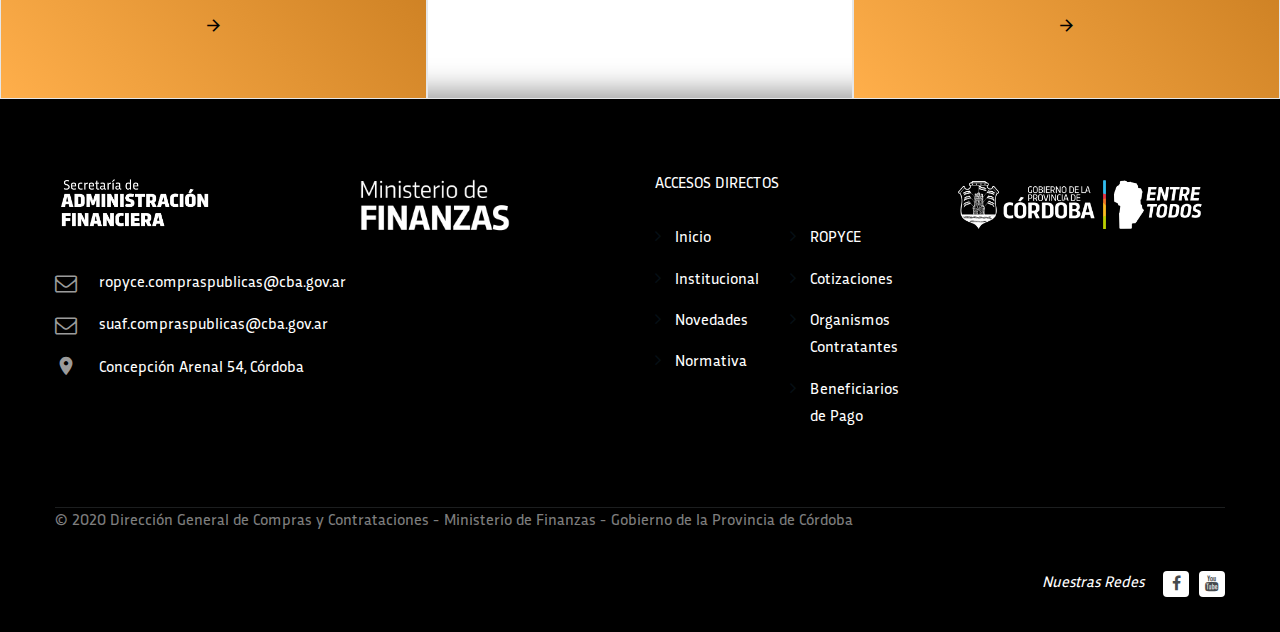
<file: organismos.html>
<!DOCTYPE html>
<html lang="es" class="wide wow-animation">
<head>
<title>ComprasPúblicas</title>
<meta name="format-detection" content="telephone=no">
<meta name="viewport" content="width=device-width, height=device-height, initial-scale=1.0, maximum-scale=1.0, user-scalable=0">
<meta http-equiv="X-UA-Compatible" content="IE=edge">
<meta charset="utf-8">
<!-- CSS -->

<!-- CSS -->
<link rel="stylesheet" href="https://cdn.jsdelivr.net/npm/bootstrap@4.5.3/dist/css/bootstrap.min.css" integrity="sha384-TX8t27EcRE3e/ihU7zmQxVncDAy5uIKz4rEkgIXeMed4M0jlfIDPvg6uqKI2xXr2" crossorigin="anonymous">
<script src="https://code.jquery.com/jquery-3.5.1.slim.min.js" integrity="sha384-DfXdz2htPH0lsSSs5nCTpuj/zy4C+OGpamoFVy38MVBnE+IbbVYUew+OrCXaRkfj" crossorigin="anonymous"></script>

<!-- jQuery and JS bundle w/ Popper.js -->
<script src="https://cdn.jsdelivr.net/npm/bootstrap@4.5.3/dist/js/bootstrap.bundle.min.js" ></script>

<!-- jQuery and JS bundle w/ Popper.js -->

<link rel="icon" href="images/favicon-2.png" type="image/x-icon">
<link rel="stylesheet" type="text/css" href="css/css.css?family=Roboto:100,300,400,500,700%7CPlayfair+Display:400,700,700i,900,900i">
<link rel="stylesheet" href="css/style.css">





</head>
<body style="">
<div class="page">
  <header class="page-head ">
    <div class="rd-navbar-wrap ">
      <nav data-layout="rd-navbar-fixed" data-sm-layout="rd-navbar-fixed" data-md-device-layout="rd-navbar-fixed" data-lg-layout="rd-navbar-static" data-lg-device-layout="rd-navbar-static" data-stick-up-clone="false" data-md-stick-up-offset="53px" data-lg-stick-up-offset="53px" data-md-stick-up="true" data-lg-stick-up="true" class="rd-navbar rd-navbar-corporate-dark">
        <div class="rd-navbar-inner ">
          <div class="rd-navbar-aside ">
            <div data-custom-toggle=".rd-navbar-aside" data-custom-toggle-disable-on-blur="true" class="rd-navbar-aside-toggle"><span></span></div>
            <div class="rd-navbar-aside-content context-dark ">
              <ul class="rd-navbar-aside-group list-units">
                <li>
                  <div class="unit unit-horizontal unit-spacing-xs">
                    <div class="unit-left"><span class="icon icon-xxs-small icon-primary material-icons-place icon-shift-1 offset-top-2"></span></div>
                    <div class="unit-body"><a href="#" class="link-white-v2 reveal-inline">Concepción Arenal 54, Córdoba</a></div>
                  </div>
                </li>
                <li>
                  <div class="unit unit-horizontal unit-spacing-xs">
                    <div class="unit-left"><span class="icon icon-xxs icon-primary fa-clock-o offset-top-2"></span></div>
                    <div class="unit-body">
                      <p class="text-white">Lunes – Viernes: 8:00am–20:00pm</p>
                    </div>
                  </div>
                </li>
                <li>
                  <div class="unit unit-horizontal unit-spacing-xs">
                    <div class="unit-left"><span class="icon icon-xs icon-primary thin-icon-support "></span></div>
                    <div class="unit-body"><a href="callto:#" class="link-white-v2">Atención Online</a></div>
                  </div>
                </li>
              </ul>
              <div class="rd-navbar-aside-group">
                <ul class="list-inline list-inline-reset">
                  <li><a href="https://www.facebook.com/ropycecba" target="_blank" class="icon icon-round icon-abbey-filled icon-xxs-smallest fa fa-facebook"></a></li>
                  <li><a href="https://www.youtube.com/channel/UCiPAxG4_18oZzeJRPIOQkIg" target="_blank" class="icon icon-round icon-abbey-filled icon-xxs-smallest fa fa-youtube"></a></li>
                </ul>
              </div>
            </div>
          </div>



          <div class="rd-navbar-group rd-navbar-search-wrap">
            <div class="rd-navbar-panel">
              <button data-custom-toggle=".rd-navbar-nav-wrap" data-custom-toggle-disable-on-blur="true" class="rd-navbar-toggle"><span></span></button>
              <a href="index.html" class="rd-navbar-brand brand"><img src="images/compras.png" alt="logo" width="200" height="34"/></a> </div>
            <div class="rd-navbar-nav-wrap">
              <div class="rd-navbar-nav-inner">
                <div class="rd-navbar-search">
                  <form action="search-results.html" method="GET" data-search-live="rd-search-results-live" class="rd-search">
                    <div class="form-group">
                      <label for="rd-search-form-input" class="form-label">Buscar...</label>
                      <input id="rd-search-form-input" type="text" name="s" autocomplete="off" class="form-control">
                      <div id="rd-search-results-live" class="rd-search-results-live"></div>
                    </div>
                    <button type="submit" class="rd-search-submit"></button>
                  </form>
                  <button data-rd-navbar-toggle=".rd-navbar-search, .rd-navbar-search-wrap" class="rd-navbar-search-toggle"></button>
                </div>
                <ul class="rd-navbar-nav">
                  <li class="active"><a href="index.html"><i class="fa fa-home"></i> </a> </li>
                  <li><a href="institucional.html">Institucional</a> </li>
                  <li><a href="normativa.html"> <i class="fa fa-book"></i> Normativa</a>
                    <ul class="rd-navbar-dropdown">
                      <li><a href="normativa.html">Bienes y Servicios</a> </li>
                      <li><a href="normativa.html">Obra Pública</a> </li>
                      <li><a href="normativa.html">Resoluciones de la DGCyC</a> </li>
                      <li><a href="normativa.html">Otras normas de referencia</a> </li>
                    </ul>
                  </li>
                  <li><a href="#"><i class="fa fa-question-circle"></i> Ayuda</a>
                    <ul class="rd-navbar-dropdown">
                      <li><a href="ayuda.html">Preguntas Frecuentes</a> </li>
                      <li><a href="instructivos.html">Instructivos</a> </li>

                    </ul>
                  </li>
                  <li><a href="novedades.html">Novedades</a> </li>

                  <li><a href="contacto.html">contacto</a> </li>
                  <li style="cursor:pointer;"> <a class="" type="" data-toggle="collapse" data-target="#collapseExample" aria-expanded="false" aria-controls="collapseExample"> <img src="images/cidi.png" alt="" width="50px"> Ingresá a la plataforma</a> </li>

                </ul>

              </div>

            </div>

          </div>
        </div>
        <div class="collapse" id="collapseExample">
        <div class="card card-body bg-primary" >
        <div class="row text-white text-center" style="vertical-align:middle">
          <div class="col-lg-4 cidicard">
            <h3>¿QUÉ ES CIUDADANO DIGITAL?:</h3>
            <p>Es una plataforma tecnológica que te permite acceder de forma simple a todos los trámites y servicios digitales del Gobierno de la Provincia de Córdoba.</p>
          </div>
          <div class="col-lg-4 cidicard">
            <h3>NIVEL DE ACCESO 2:</h3>

            <p>Es necesario para realizar las gestiones en ComprasPúblicas. Te permitirá acceder a una mayor cantidad de servicios web, digitalizar documentación y otros. <br>
           </p>	<div type="button" class="btn btn-warning" name="button"><a href="https://cidi.cba.gov.ar/portal-publico/acceso#nivel2" target="_blank">Más Información</a></div>
          </div>
          <div class="col-lg-4 cidicard" style="display:block; margin:auto">

            <img src="images/cidifoto.jpg"  width="129" height="129" alt="" class="img-circle"> <br>
            <div type="button" class="btn btn-warning" name="button"><a href="https://cidi.cba.gov.ar/portal-publico/?app=25" target="_blank" > Iniciá sesión</a>
            </div>

          </div>

        </div>

        </div>
        </div>
      </nav>
    </div>

  </header>



  <main class="page-content">

    <section style="background-image: url(images/panal.png);" class="section-30 section-sm-40 section-md-66 section-lg-bottom-90 bg-gray-dark page-title-wrap ">
      <div class="shell">
        <div class="page-title">
          <h3>servicios <span class="text-thin">administrativos</span></h3>
        </div>
      </div>
    </section>

    <section class="bg1">
      <div class="">

      <div class="range range-condensed range-xs-center range-sm-left ">
        <div class="cell-xs-10 cell-sm-4 height-fill">
          <article class="icon-box icon-box-top-line ">
            <div class="box-top">
              <div class="box-icon"><span class="icon icon-primary icon-lg icon-1"></span></div>
              <div class="box-header">
                <h5><a href="#">Proceso de Contratación</a></h5>
              </div>
            </div>
            <div class="box-body">

            </div>
            <a href="#" class="btn btn-icon-only btn-icon-single btn-icon-default"><span class="icon icon-sm material-icons-arrow_forward"></span></a> </article>
        </div>
        <div class="cell-xs-10 cell-sm-4 height-fill offset-top-40 offset-sm-top-0">
          <article class="icon-box icon-box-top-line bgdgreeorange">
            <div class="box-top">
              <div class="box-icon"><span class="icon icon-primary icon-lg icon-2"></span></div>
              <div class="box-header">
                <h5><a href="#">Armado de Expedientes</a></h5>
              </div>
            </div>
            <div class="box-body">
              <p class="text-gray-base">La DGCyC junto al Tribunal de Cuenta de la Provincia, comenzamos el proyecto «Recomendaciones para el armado de expedientes» con el objetivo de aportar claridad y evitar errores en la confección de los mismos.
                </p> <p class="text-gray-base">

Te acercamos estas recomendaciones sobre la documentación mínima que deben contener los expediente con las compras y/o contrataciones de bienes y servicios, mediante:
                </p>
            </div>
            <a href="#" class="btn btn-icon-only btn-icon-single btn-icon-default"><span class="icon icon-sm material-icons-arrow_forward"></span></a> </article>
        </div>
        <div class="cell-xs-10 cell-sm-4 height-fill offset-top-40 offset-sm-top-0">
          <article class="icon-box ">
            <div class="box-top">
              <div class="box-icon"><span class="icon icon-primary icon-lg icon-6"></span></div>
              <div class="box-header">
                <h5><a href="#">Catálogo de Bienes y Servicios</a></h5>
              </div>
            </div>
            <div class="box-body">
              <p class="text-gray-base">Podrás descargar y consultar el catálogo de bienes y servicios completo y actualizado en formato de archivo excel:
              <br><br>
Catálogo de Bienes y Servicios   Actualizado al 30/10/2020</p>
            </div>
            <a href="#" class="btn btn-icon-only btn-icon-single btn-icon-default"><span class="icon icon-sm material-icons-arrow_forward"></span></a> </article>

        </div>

        <div class="cell-xs-10 cell-sm-4 height-fill offset-top-40 offset-sm-top-0">
          <article class="icon-box bgdgreeorange">
            <div class="box-top">
              <div class="box-icon"><span class="icon icon-primary icon-lg icon-4"></span></div>
              <div class="box-header">
                <h5><a href="#">Roles de SUAF</a></h5>
              </div>
            </div>
            <div class="box-body">
              <p class="text-gray-base">Para solicitar los Roles correspondientes a fin de acceder a los módulos: RUE/NOTA DE PEDIDO, RUE/ COTIZACIÓN, RUE/ORDEN DE COMPRA, PATRIMONIO/CATALOGO DE BIENES y CLASIFICADORES/TESORERÍA/ROPyCE en SUAF, el Director de Administración del Servicio Administrativo deberá cargar un caso GALI adjuntando el Formulario de Solicitud de Roles y Alta de Usuarios (FSR).</p>
            </div>
            <a href="#" class="btn btn-icon-only btn-icon-single btn-icon-default"><span class="icon icon-sm material-icons-arrow_forward"></span></a> </article>
        </div>
        <div class="cell-xs-10 cell-sm-4 height-fill offset-top-40 offset-sm-top-0">
          <article class="icon-box ">
            <div class="box-top">
              <div class="box-icon"><span class="icon icon-primary icon-lg icon-5"></span></div>
              <div class="box-header">
                <h5><a href="#">Preguntas Frecuentes</a></h5>
              </div>
            </div>
            <div class="box-body">
              <p class="text-gray-base">Contrataciones Electrónicas – SUAF y Portal de ComprasPúblicas</p>
            </div>
            <a href="#" class="btn btn-icon-only btn-icon-single btn-icon-default"><span class="icon icon-sm material-icons-arrow_forward"></span></a> </article>
        </div>

        <div class="cell-xs-10 cell-sm-4 height-fill offset-top-40 offset-sm-top-0">
          <article class="icon-box icon-box-top-line bgdgreeorange ">
            <div class="box-top">
              <div class="box-icon"><span class="icon icon-primary icon-lg icon-3"></span></div>
              <div class="box-header">
                <h5><a href="#">Convenios Marco</a></h5>
              </div>
            </div>
            <div class="box-body">
              <p class="text-gray-base">Un convenio marco es un compromiso entre el Estado Provincial y uno o más proveedores, seleccionados a través de un procedimiento de licitación pública, por medio del cual los proveedores se comprometen a brindar determinados bienes y/o servicios por un lapso de tiempo preestablecido. El Estado, por su parte, se compromete a adquirir dichos bienes o servicios a los proveedores suscriptores.</p>
            </div>
            <a href="#" class="btn btn-icon-only btn-icon-single btn-icon-default"><span class="icon icon-sm material-icons-arrow_forward"></span></a> </article>
        </div>
      </div>
    </div>

    </section>

  </main>


  <footer class="page-foot bg-cape-cod context-dark">
    <section class="section-40 section-sm-75">
      <div class="shell">
        <div class="range range-xs-center">
          <div class="cell-xs-9 cell-sm-11 cell-lg-12">

            <div class="range">
              <div class="cell-sm-6 cell-md-10 cell-lg-3">
                <div style="max-width: 510px;" class="inset-lg-right-20"><a href="index.html" class="brand brand-inverse"><img src="images/safb.png" alt="logo" width="160"/></a>
               </div>
               <address class="contact-info offset-top-22 offset-md-top-30 offset-lg-top-35 text-left">
                 <div class="unit unit-horizontal unit-spacing-md unit-middle offset-top-15">
                   <div class="unit-left"><span class="icon icon-xs icon-dusty-gray fa fa-envelope-o"></span></div>
                   <div class="unit-body"><a  class="link-white"><span > ropyce.compraspublicas@cba.gov.ar</span></a></div>
                 </div>
               <div class="unit unit-horizontal unit-spacing-md unit-middle offset-top-15">
                 <div class="unit-left"><span class="icon icon-xs icon-dusty-gray fa fa-envelope-o"></span></div>
                 <div class="unit-body"><a  class="link-white"><span > suaf.compraspublicas@cba.gov.ar</span></a></div>
               </div>
               <div class="unit unit-horizontal unit-spacing-md offset-top-15">
                 <div class="unit-left"><span class="icon icon-xs icon-dusty-gray material-icons-place"></span></div>
                 <div class="unit-body"><a class="link-white reveal-inline">Concepción Arenal 54, Córdoba</a></div>
               </div>
               </address>
              </div>

              <div class="cell-sm-6 cell-md-4 cell-lg-3 offset-top-50 offset-sm-top-0 offset-md-top-50 offset-lg-top-0">
                <div style="max-width: 510px;" class="inset-lg-right-20"><a href="index.html" class="brand brand-inverse"><img src="images/finanzasb.png" alt="logo" width="160"/></a>
                </div>

              </div>
              <div class="cell-sm-6 cell-md-4 cell-lg-3 offset-top-50 offset-lg-top-0">
                <h6 class="text-small-16 text-uppercase">Accesos directos</h6>
                <div style="max-width: 270px;" class="row offset-top-22 offset-md-top-30">
                  <div class="col-xs-6">
                    <ul class="list-marked-variant-2">
                      <li><a href="index.html">Inicio</a></li>
                      <li><a href="institucional.html">Institucional</a></li>
                      <li><a href="novedades.html">Novedades</a></li>
                      <li><a href="normativa.html">Normativa</a></li>
                    </ul>
                  </div>
                  <div class="col-xs-6">
                    <ul class="list-marked-variant-2">
                      <li><a href="proveedoresycontratistas.html">ROPYCE</a></li>
                      <li><a href="cotizaciones.html">Cotizaciones</a></li>
                      <li><a href="organismoscontratantes.html">Organismos Contratantes</a></li>
                      <li><a href="benficiariosdepago.html">Beneficiarios de Pago</a></li>

                    </ul>
                  </div>
                </div>
              </div>
              <div class="cell-sm-6 cell-md-4 cell-lg-3 offset-top-50 offset-lg-top-0">
                <div style="max-width: 510px;" class="inset-lg-right-20"><a href="index.html" class="brand brand-inverse"><img src="images/gobb.png" alt="logo" width="400"/></a>
               </div>
              </div>
            </div>
          </div>
        </div>
      </div>
    </section>
    <div class="shell">
      <hr class="hr bg-abbey-04">
      © 2020 Dirección General de Compras y Contrataciones - Ministerio de Finanzas - Gobierno de la Provincia de Córdoba
    </div>
    <section class="section-35">
      <div class="shell text-center">
        <div class="range range-sm-reverse range-sm-justify range-sm-middle">
          <div class="cell-sm-6 text-sm-right">
            <div class="group-sm group-middle">
              <p class="text-italic text-white">Nuestras Redes</p>
              <ul class="list-inline list-inline-reset">
                <li><a href="https://www.facebook.com/ropycecba" target="_blank" class="icon icon-round icon-abbey-filled icon-xxs-smallest fa fa-facebook"></a></li>
                <li><a href="https://www.youtube.com/channel/UCiPAxG4_18oZzeJRPIOQkIg" target="_blank" class="icon icon-round icon-abbey-filled icon-xxs-smallest fa fa-youtube"></a></li>
              </ul>
            </div>
          </div>
          <div class="cell-sm-6 offset-top-15 offset-sm-top-0 text-sm-left">
          </div>
        </div>
      </div>
    </section>
  </footer>
</div>




<script src="js/core.min.js"></script>
<script src="js/script.js"></script>

</body>
</html>
</file>
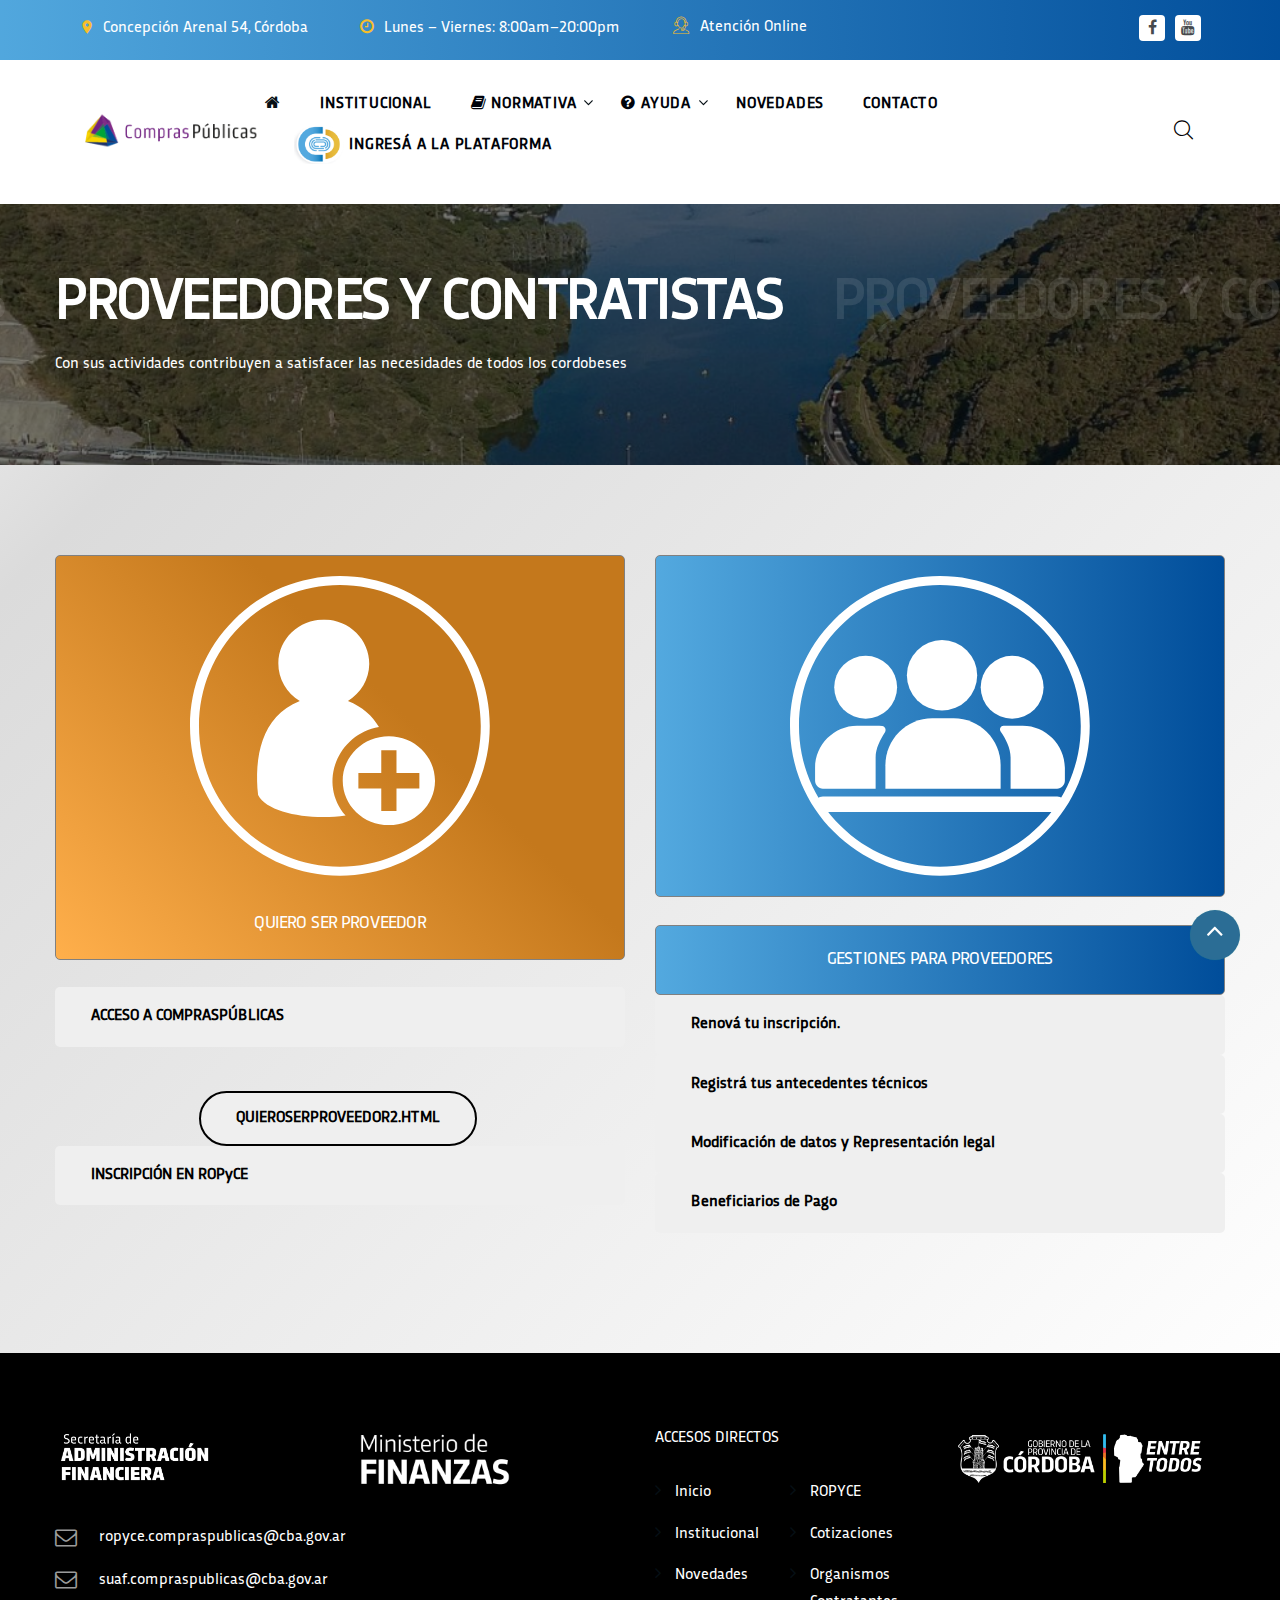
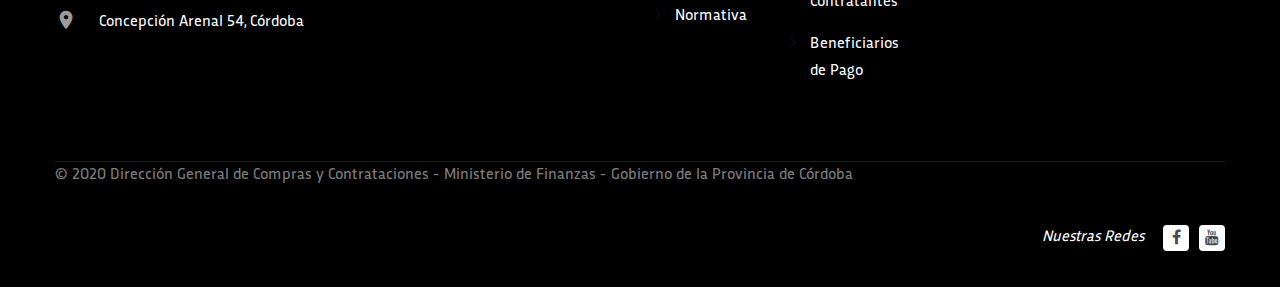
<file: proveedoresycontratistas.html>
<!DOCTYPE html>
<html lang="es" class="wide wow-animation">
<head>
<title>ComprasPúblicas</title>
<meta name="format-detection" content="telephone=no">
<meta name="viewport" content="width=device-width, height=device-height, initial-scale=1.0, maximum-scale=1.0, user-scalable=0">
<meta http-equiv="X-UA-Compatible" content="IE=edge">
<meta charset="utf-8">
<!-- CSS -->

<!-- CSS -->
<link rel="stylesheet" href="https://cdn.jsdelivr.net/npm/bootstrap@4.5.3/dist/css/bootstrap.min.css" integrity="sha384-TX8t27EcRE3e/ihU7zmQxVncDAy5uIKz4rEkgIXeMed4M0jlfIDPvg6uqKI2xXr2" crossorigin="anonymous">
<script src="https://code.jquery.com/jquery-3.5.1.slim.min.js" integrity="sha384-DfXdz2htPH0lsSSs5nCTpuj/zy4C+OGpamoFVy38MVBnE+IbbVYUew+OrCXaRkfj" crossorigin="anonymous"></script>

<!-- jQuery and JS bundle w/ Popper.js -->
<script src="https://cdn.jsdelivr.net/npm/bootstrap@4.5.3/dist/js/bootstrap.bundle.min.js" ></script>

<!-- jQuery and JS bundle w/ Popper.js -->

<link rel="icon" href="images/favicon-2.png" type="image/x-icon">
<link rel="stylesheet" type="text/css" href="css/css.css?family=Roboto:100,300,400,500,700%7CPlayfair+Display:400,700,700i,900,900i">
<link rel="stylesheet" href="css/style.css">

<script src="https://ajax.googleapis.com/ajax/libs/jquery/2.1.1/jquery.min.js"></script>




</head>
<body style="">
<div class="page">
  <header class="page-head ">
    <div class="rd-navbar-wrap ">
      <nav data-layout="rd-navbar-fixed" data-sm-layout="rd-navbar-fixed" data-md-device-layout="rd-navbar-fixed" data-lg-layout="rd-navbar-static" data-lg-device-layout="rd-navbar-static" data-stick-up-clone="false" data-md-stick-up-offset="53px" data-lg-stick-up-offset="53px" data-md-stick-up="true" data-lg-stick-up="true" class="rd-navbar rd-navbar-corporate-dark">
        <div class="rd-navbar-inner ">
          <div class="rd-navbar-aside ">
            <div data-custom-toggle=".rd-navbar-aside" data-custom-toggle-disable-on-blur="true" class="rd-navbar-aside-toggle"><span></span></div>
            <div class="rd-navbar-aside-content context-dark ">
              <ul class="rd-navbar-aside-group list-units">
                <li>
                  <div class="unit unit-horizontal unit-spacing-xs">
                    <div class="unit-left"><span class="icon icon-xxs-small icon-primary material-icons-place icon-shift-1 offset-top-2"></span></div>
                    <div class="unit-body"><a href="#" class="link-white-v2 reveal-inline">Concepción Arenal 54, Córdoba</a></div>
                  </div>
                </li>
                <li>
                  <div class="unit unit-horizontal unit-spacing-xs">
                    <div class="unit-left"><span class="icon icon-xxs icon-primary fa-clock-o offset-top-2"></span></div>
                    <div class="unit-body">
                      <p class="text-white">Lunes – Viernes: 8:00am–20:00pm</p>
                    </div>
                  </div>
                </li>
                <li>
                  <div class="unit unit-horizontal unit-spacing-xs">
                    <div class="unit-left"><span class="icon icon-xs icon-primary thin-icon-support "></span></div>
                    <div class="unit-body"><a href="callto:#" class="link-white-v2">Atención Online</a></div>
                  </div>
                </li>
              </ul>
              <div class="rd-navbar-aside-group">
                <ul class="list-inline list-inline-reset">
                  <li><a href="https://www.facebook.com/ropycecba" target="_blank" class="icon icon-round icon-abbey-filled icon-xxs-smallest fa fa-facebook"></a></li>
                  <li><a href="https://www.youtube.com/channel/UCiPAxG4_18oZzeJRPIOQkIg" target="_blank" class="icon icon-round icon-abbey-filled icon-xxs-smallest fa fa-youtube"></a></li>
                </ul>
              </div>
            </div>
          </div>



          <div class="rd-navbar-group rd-navbar-search-wrap">
            <div class="rd-navbar-panel">
              <button data-custom-toggle=".rd-navbar-nav-wrap" data-custom-toggle-disable-on-blur="true" class="rd-navbar-toggle"><span></span></button>
              <a href="index.html" class="rd-navbar-brand brand"><img src="images/compras.png" alt="logo" width="200" height="34"/></a> </div>
            <div class="rd-navbar-nav-wrap">
              <div class="rd-navbar-nav-inner">
                <div class="rd-navbar-search">
                  <form action="search-results.html" method="GET" data-search-live="rd-search-results-live" class="rd-search">
                    <div class="form-group">
                      <label for="rd-search-form-input" class="form-label">Buscar...</label>
                      <input id="rd-search-form-input" type="text" name="s" autocomplete="off" class="form-control">
                      <div id="rd-search-results-live" class="rd-search-results-live"></div>
                    </div>
                    <button type="submit" class="rd-search-submit"></button>
                  </form>
                  <button data-rd-navbar-toggle=".rd-navbar-search, .rd-navbar-search-wrap" class="rd-navbar-search-toggle"></button>
                </div>
                <ul class="rd-navbar-nav">
                  <li class="active"><a href="index.html"><i class="fa fa-home"></i> </a> </li>
                  <li><a href="institucional.html">Institucional</a> </li>
                  <li><a href="normativa.html"> <i class="fa fa-book"></i> Normativa</a>
                    <ul class="rd-navbar-dropdown">
                      <li><a href="normativa.html">Bienes y Servicios</a> </li>
                      <li><a href="normativa.html">Obra Pública</a> </li>
                      <li><a href="normativa.html">Resoluciones de la DGCyC</a> </li>
                      <li><a href="normativa.html">Otras normas de referencia</a> </li>
                    </ul>
                  </li>
                  <li><a href="#"><i class="fa fa-question-circle"></i> Ayuda</a>
                    <ul class="rd-navbar-dropdown">
                      <li><a href="ayuda.html">Preguntas Frecuentes</a> </li>
                      <li><a href="instructivos.html">Instructivos</a> </li>

                    </ul>
                  </li>
                  <li><a href="novedades.html">Novedades</a> </li>

                  <li><a href="contacto.html">contacto</a> </li>
                  <li style="cursor:pointer;"> <a class="" type="" data-toggle="collapse" data-target="#collapseExample" aria-expanded="false" aria-controls="collapseExample"> <img src="images/cidi.png" alt="" width="50px"> Ingresá a la plataforma</a> </li>

                </ul>

              </div>

            </div>

          </div>
        </div>
        <div class="collapse" id="collapseExample">
        <div class="card card-body bg-primary" >
        <div class="row text-white text-center" style="vertical-align:middle">
          <div class="col-lg-4 cidicard">
            <h3>¿QUÉ ES CIUDADANO DIGITAL?:</h3>
            <p>Es una plataforma tecnológica que te permite acceder de forma simple a todos los trámites y servicios digitales del Gobierno de la Provincia de Córdoba.</p>
          </div>
          <div class="col-lg-4 cidicard">
            <h3>NIVEL DE ACCESO 2:</h3>

            <p>Es necesario para realizar las gestiones en ComprasPúblicas. Te permitirá acceder a una mayor cantidad de servicios web, digitalizar documentación y otros. <br>
           </p>	<div type="button" class="btn btn-warning" name="button"><a href="https://cidi.cba.gov.ar/portal-publico/acceso#nivel2" target="_blank">Más Información</a></div>
          </div>
          <div class="col-lg-4 cidicard" style="display:block; margin:auto">

            <img src="images/cidifoto.jpg"  width="129" height="129" alt="" class="img-circle"> <br>
            <div type="button" class="btn btn-warning" name="button"><a href="https://cidi.cba.gov.ar/portal-publico/?app=25" target="_blank" > Iniciá sesión</a>
            </div>

          </div>

        </div>

        </div>
        </div>
      </nav>
    </div>

  </header>



  <main class="page-content">

    <section style="background-image: url(images/seccprov5.png);" class="section-30 section-sm-40 section-md-66 section-lg-bottom-90 bg-gray-dark page-title-wrap ">
      <div class="shell">
        <div class="page-title">
          <h2>PROVEEDORES Y CONTRATISTAS </h2>
        </div>
        <h6>Con sus actividades contribuyen a satisfacer las necesidades de todos los cordobeses</h6>
      </div>
    </section>




<section class="section-60 section-sm-90 section-lg-bottom-120 bgdgreewhite">
  <div class="container">
    <div class="row text-center">

      <div  class="col-xs-12 col-sm-12 col-md-6 col-xl-6 isotope-item ">
        <div class=" post-boxed-caption cardvariant-1 bgdgreeorange" ><a href="Quieroserproveedor2.html">
          <figure><img src="images/quiero.png" alt=""/> </figure>
          <h3 class="post-boxed-title text-blod text-white ">Quiero ser proveedor</h3>
          </a>
        </div>
<br>


        <div class="accordion" id="accordionExample">
<div class="card">
  <div class="card-header" id="headingOne">
    <h2 class="mb-0">
      <button class="btn2 btn-block text-left" type="button" data-toggle="collapse" data-target="#collapseOne" aria-expanded="true" aria-controls="collapseOne">
        ACCESO A COMPRASPÚBLICAS

        <button type="button" class="btn"  name="button"> <a href="">Quieroserproveedor2.html</a> </button>

      </button>
    </h2>
  </div>

  <div id="collapseOne" class="collapse" aria-labelledby="headingOne" data-parent="#accordionExample">
    <div class="card-body">
      El Acceso a ComprasPúblicas te permitirá participar en las cotizaciones electrónicas. Esta gestión no tiene vencimiento
    </div>
  </div>
</div>
<div class="card">
  <div class="card-header" id="headingTwo">
    <h2 class="mb-0">
      <button class="btn2 btn-block text-left collapsed" type="button" data-toggle="collapse" data-target="#collapseTwo" aria-expanded="false" aria-controls="collapseTwo">
        INSCRIPCIÓN EN ROPyCE
      </button>
    </h2>
  </div>
  <div id="collapseTwo" class="collapse" aria-labelledby="headingTwo" data-parent="#accordionExample">
    <div class="card-body">
      Obligatorio para:
      <ul>
        <li>Ser adjudicado en Licitaciones de bienes y servicios.</li>
        <li>Ofertar y/o ser adjudicado en algunas contrataciones de obra pública.</li>
      </ul>

    </div>
  </div>
</div>

</div>
      </div>




      <div class="col-xs-12 col-sm-12 col-md-6 col-xl-6 isotope-item ">
        <div class=" post-boxed-caption cardvariant-1 bg-primary"><a href="#">
          <figure><img src="images/soy.png" alt="" width="470" height="278"/> </figure>
          </a>
        </div>
<br>
        <div class=" post-boxed-caption cardvariant-1 bg-primary"><a href="#">
          <h3 class="post-boxed-title text-blod">Gestiones para Proveedores</h3>
          </a>
        </div>


        <div class="accordion" id="accordionExample2">
<div class="card">
  <div class="card-header" id="headingOne2">
    <h2 class="mb-0">
      <button class="btn2 btn-block text-left" type="button" data-toggle="collapse" data-target="#collapseOne2" aria-expanded="true" aria-controls="collapseOne2">
        Renová tu inscripción.

      </button>
    </h2>
  </div>

  <div id="collapseOne2" class="collapse" aria-labelledby="headingOne2" data-parent="#accordionExample2">
    <div class="card-body">

    </div>
  </div>
</div>
<div class="card">
  <div class="card-header" id="headingTwo2">
    <h2 class="mb-0">
      <button class="btn2 btn-block text-left collapsed" type="button" data-toggle="collapse" data-target="#collapseTwo2" aria-expanded="false" aria-controls="collapseTwo2">
        Registrá tus antecedentes técnicos
      </button>
    </h2>
  </div>
  <div id="collapseTwo2" class="collapse" aria-labelledby="headingTwo2" data-parent="#accordionExample2">
    <div class="card-body">


    </div>
  </div>
</div>
<div class="card">
  <div class="card-header" id="headingTres2">
    <h2 class="mb-0">
      <button class="btn2 btn-block text-left collapsed" type="button" data-toggle="collapse" data-target="#collapseTres2" aria-expanded="false" aria-controls="collapseTres2">
        Modificación de datos y Representación legal
      </button>
    </h2>
  </div>
  <div id="collapseTres2" class="collapse" aria-labelledby="headingTres2" data-parent="#accordionExample2">
    <div class="card-body">


    </div>
  </div>
</div>
<div class="card">
  <div class="card-header" id="headingCuatro2">
    <h2 class="mb-0">
      <button class="btn2 btn-block text-left collapsed" type="button" data-toggle="collapse" data-target="#collapseCuatro2" aria-expanded="false" aria-controls="collapseCuatro2">
         Beneficiarios de Pago
      </button>
    </h2>
  </div>
  <div id="collapseCuatro2" class="collapse" aria-labelledby="headingCuatro2" data-parent="#accordionExample2">
    <div class="card-body">


    </div>
  </div>
</div>

</div>
      </div>

    </div>
  </div>
</section>

  </main>

  <!-- Modal -->
    <footer class="page-foot bg-cape-cod context-dark">
    <section class="section-40 section-sm-75">
      <div class="shell">
        <div class="range range-xs-center">
          <div class="cell-xs-9 cell-sm-11 cell-lg-12">

            <div class="range">
              <div class="cell-sm-6 cell-md-10 cell-lg-3">
                <div style="max-width: 510px;" class="inset-lg-right-20"><a href="index.html" class="brand brand-inverse"><img src="images/safb.png" alt="logo" width="160"/></a>
               </div>
               <address class="contact-info offset-top-22 offset-md-top-30 offset-lg-top-35 text-left">
                 <div class="unit unit-horizontal unit-spacing-md unit-middle offset-top-15">
                   <div class="unit-left"><span class="icon icon-xs icon-dusty-gray fa fa-envelope-o"></span></div>
                   <div class="unit-body"><a  class="link-white"><span > ropyce.compraspublicas@cba.gov.ar</span></a></div>
                 </div>
               <div class="unit unit-horizontal unit-spacing-md unit-middle offset-top-15">
                 <div class="unit-left"><span class="icon icon-xs icon-dusty-gray fa fa-envelope-o"></span></div>
                 <div class="unit-body"><a  class="link-white"><span > suaf.compraspublicas@cba.gov.ar</span></a></div>
               </div>
               <div class="unit unit-horizontal unit-spacing-md offset-top-15">
                 <div class="unit-left"><span class="icon icon-xs icon-dusty-gray material-icons-place"></span></div>
                 <div class="unit-body"><a class="link-white reveal-inline">Concepción Arenal 54, Córdoba</a></div>
               </div>
               </address>
              </div>

              <div class="cell-sm-6 cell-md-4 cell-lg-3 offset-top-50 offset-sm-top-0 offset-md-top-50 offset-lg-top-0">
                <div style="max-width: 510px;" class="inset-lg-right-20"><a href="index.html" class="brand brand-inverse"><img src="images/finanzasb.png" alt="logo" width="160"/></a>
                </div>

              </div>
              <div class="cell-sm-6 cell-md-4 cell-lg-3 offset-top-50 offset-lg-top-0">
                <h6 class="text-small-16 text-uppercase">Accesos directos</h6>
                <div style="max-width: 270px;" class="row offset-top-22 offset-md-top-30">
                  <div class="col-xs-6">
                    <ul class="list-marked-variant-2">
                      <li><a href="index.html">Inicio</a></li>
                      <li><a href="institucional.html">Institucional</a></li>
                      <li><a href="novedades.html">Novedades</a></li>
                      <li><a href="normativa.html">Normativa</a></li>
                    </ul>
                  </div>
                  <div class="col-xs-6">
                    <ul class="list-marked-variant-2">
                      <li><a href="proveedoresycontratistas.html">ROPYCE</a></li>
                      <li><a href="cotizaciones.html">Cotizaciones</a></li>
                      <li><a href="organismoscontratantes.html">Organismos Contratantes</a></li>
                      <li><a href="benficiariosdepago.html">Beneficiarios de Pago</a></li>

                    </ul>
                  </div>
                </div>
              </div>
              <div class="cell-sm-6 cell-md-4 cell-lg-3 offset-top-50 offset-lg-top-0">
                <div style="max-width: 510px;" class="inset-lg-right-20"><a href="index.html" class="brand brand-inverse"><img src="images/gobb.png" alt="logo" width="400"/></a>
               </div>
              </div>
            </div>
          </div>
        </div>
      </div>
    </section>
    <div class="shell">
      <hr class="hr bg-abbey-04">
      © 2020 Dirección General de Compras y Contrataciones - Ministerio de Finanzas - Gobierno de la Provincia de Córdoba
    </div>
    <section class="section-35">
      <div class="shell text-center">
        <div class="range range-sm-reverse range-sm-justify range-sm-middle">
          <div class="cell-sm-6 text-sm-right">
            <div class="group-sm group-middle">
              <p class="text-italic text-white">Nuestras Redes</p>
              <ul class="list-inline list-inline-reset">
                <li><a href="https://www.facebook.com/ropycecba" target="_blank" class="icon icon-round icon-abbey-filled icon-xxs-smallest fa fa-facebook"></a></li>
                <li><a href="https://www.youtube.com/channel/UCiPAxG4_18oZzeJRPIOQkIg" target="_blank" class="icon icon-round icon-abbey-filled icon-xxs-smallest fa fa-youtube"></a></li>
              </ul>
            </div>
          </div>
          <div class="cell-sm-6 offset-top-15 offset-sm-top-0 text-sm-left">
          </div>
        </div>
      </div>
    </section>
  </footer>
</div>




<script src="js/core.min.js"></script>
<script src="js/script.js"></script>

</body>
</html>
</file>
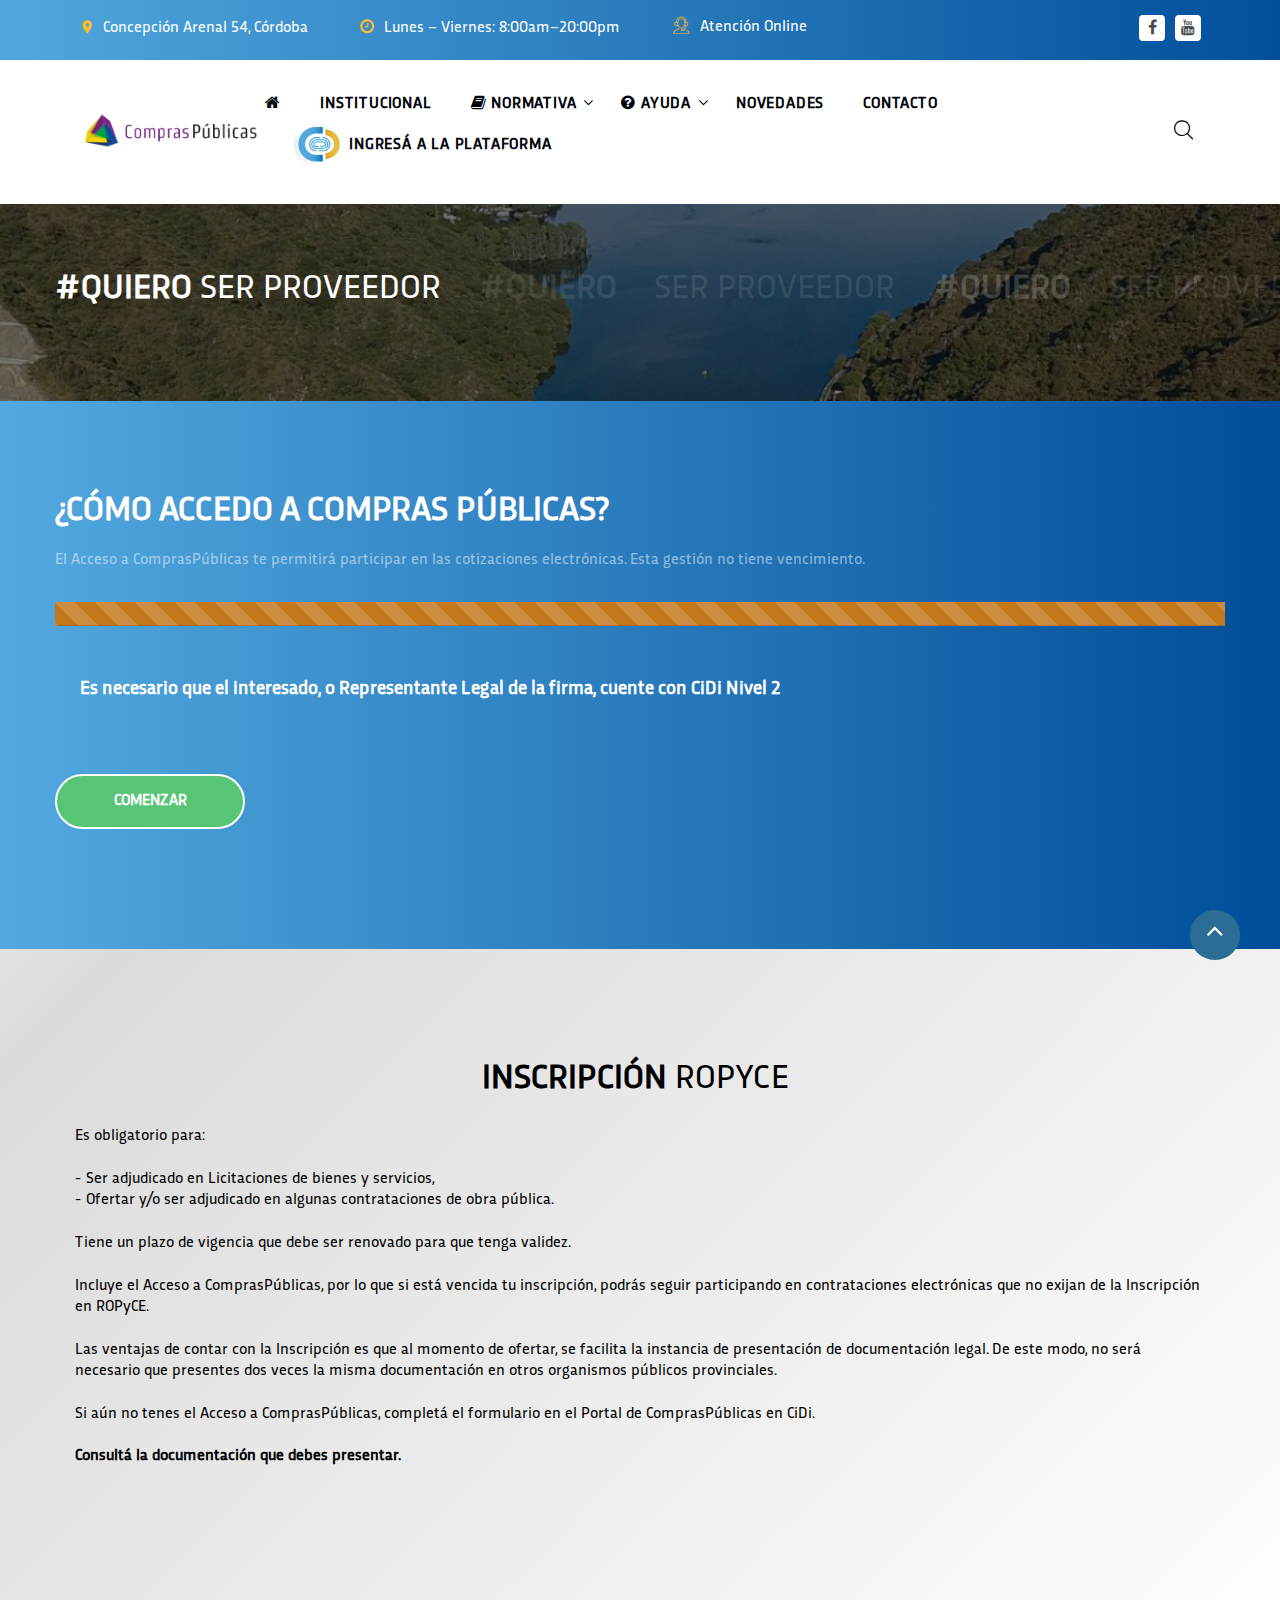
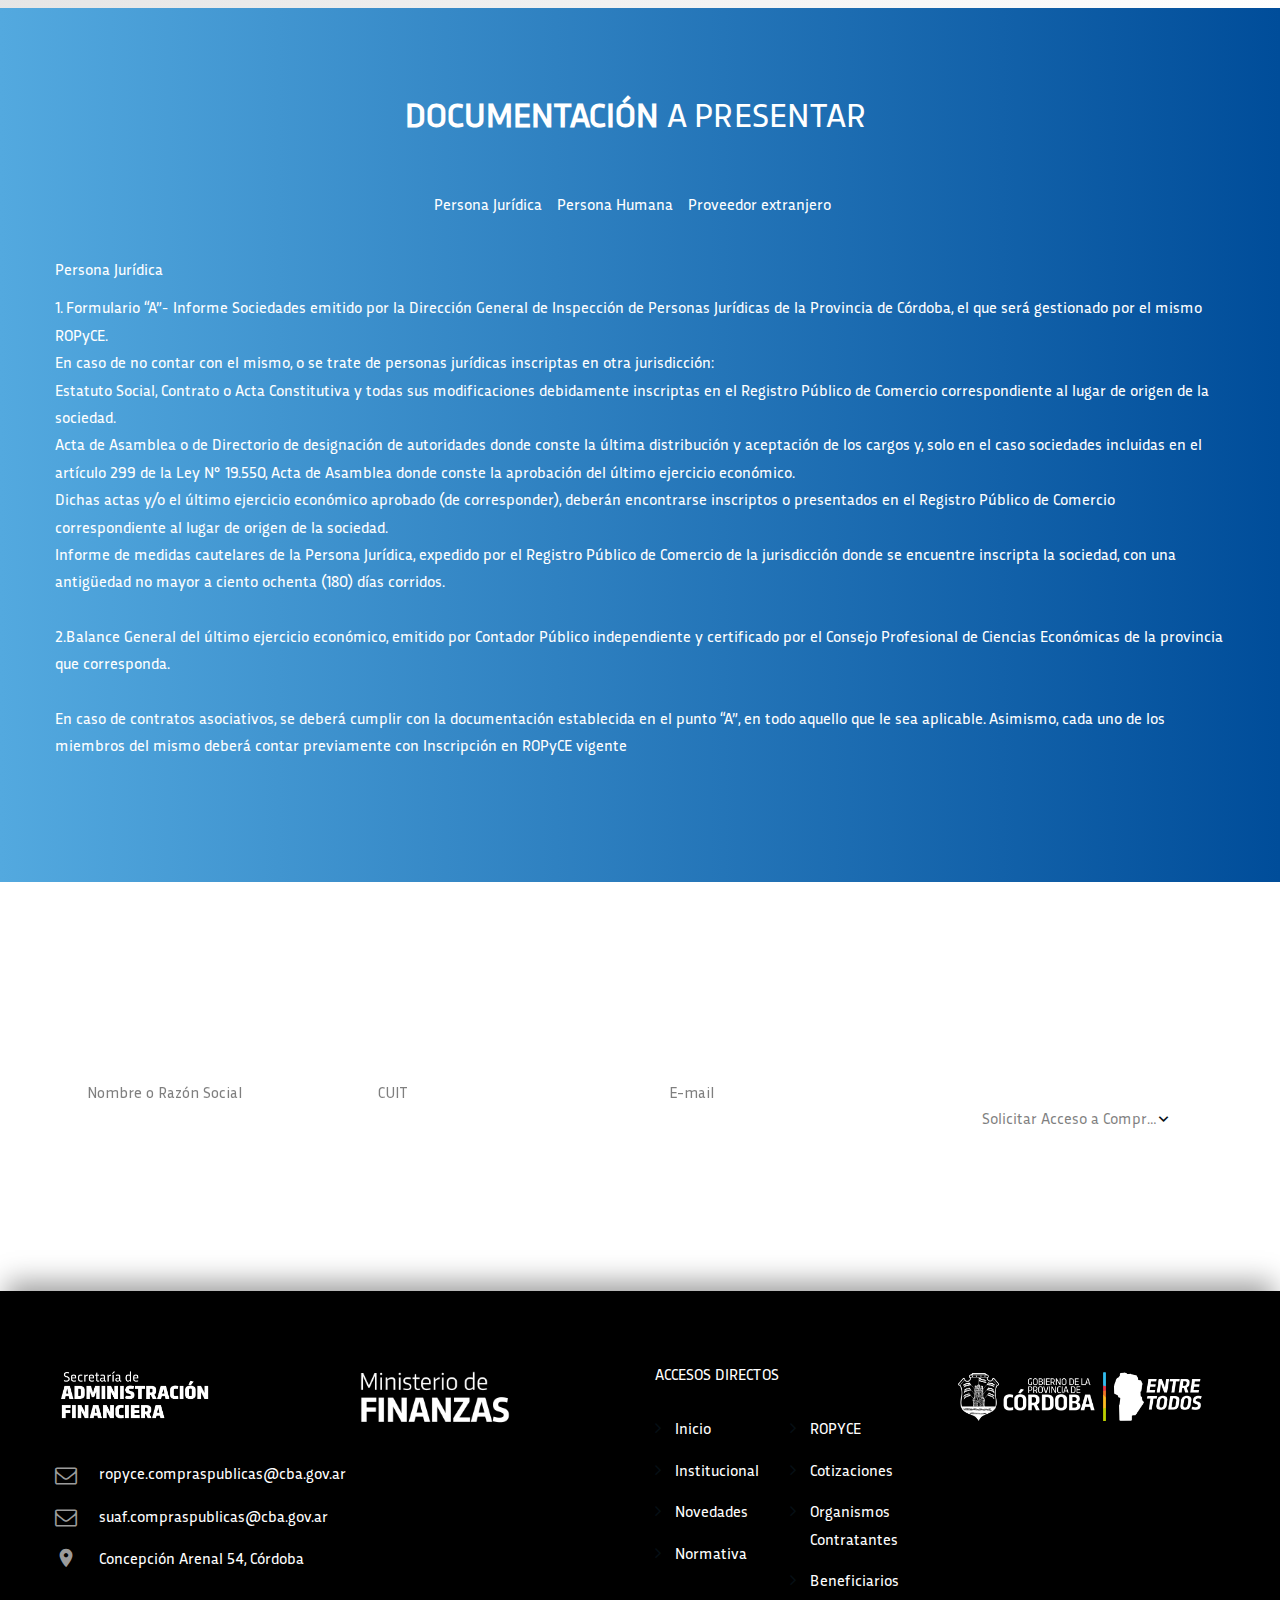
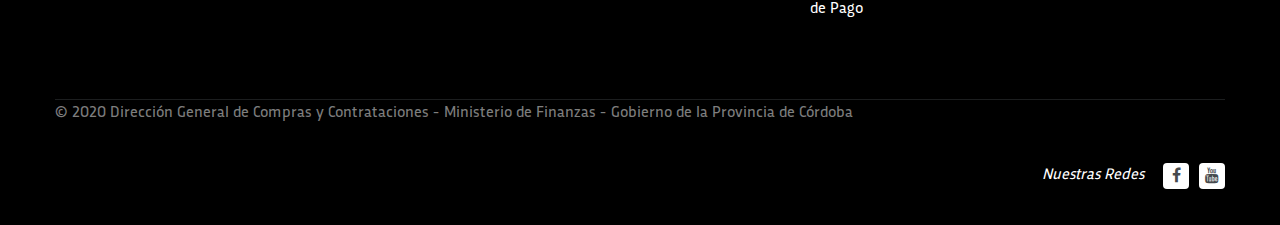
<file: Quieroserproveedor.html>
<!DOCTYPE html>
<html lang="es" class="wide wow-animation">
<head>
<title>ComprasPúblicas</title>
<meta name="format-detection" content="telephone=no">
<meta name="viewport" content="width=device-width, height=device-height, initial-scale=1.0, maximum-scale=1.0, user-scalable=0">
<meta http-equiv="X-UA-Compatible" content="IE=edge">
<meta charset="utf-8">
<!-- CSS -->

<!-- CSS -->
<link rel="stylesheet" href="https://cdn.jsdelivr.net/npm/bootstrap@4.5.3/dist/css/bootstrap.min.css" integrity="sha384-TX8t27EcRE3e/ihU7zmQxVncDAy5uIKz4rEkgIXeMed4M0jlfIDPvg6uqKI2xXr2" crossorigin="anonymous">
<script src="https://code.jquery.com/jquery-3.5.1.slim.min.js" integrity="sha384-DfXdz2htPH0lsSSs5nCTpuj/zy4C+OGpamoFVy38MVBnE+IbbVYUew+OrCXaRkfj" crossorigin="anonymous"></script>

<!-- jQuery and JS bundle w/ Popper.js -->
<script src="https://cdn.jsdelivr.net/npm/bootstrap@4.5.3/dist/js/bootstrap.bundle.min.js" ></script>

<!-- jQuery and JS bundle w/ Popper.js -->

<link rel="icon" href="images/favicon-2.png" type="image/x-icon">
<link rel="stylesheet" type="text/css" href="css/css.css?family=Roboto:100,300,400,500,700%7CPlayfair+Display:400,700,700i,900,900i">
<link rel="stylesheet" href="css/style.css">


<script type="text/javascript">
$(function(){
var $tabla = $('#tabla');

$('#selectCategory').change(function(){
  var value = $(this).val();
  if (value){
    $('tbody tr.' + value, $tabla).show();
    $('tbody tr:not(.' + value + ')', $tabla).hide();
  }
  else{
    // Se ha seleccionado All
    $('tbody tr', $tabla).show();
  }
});
});
</script>



</head>
<body style="">
<div class="page">
  <header class="page-head ">
    <div class="rd-navbar-wrap ">
      <nav data-layout="rd-navbar-fixed" data-sm-layout="rd-navbar-fixed" data-md-device-layout="rd-navbar-fixed" data-lg-layout="rd-navbar-static" data-lg-device-layout="rd-navbar-static" data-stick-up-clone="false" data-md-stick-up-offset="53px" data-lg-stick-up-offset="53px" data-md-stick-up="true" data-lg-stick-up="true" class="rd-navbar rd-navbar-corporate-dark">
        <div class="rd-navbar-inner ">
          <div class="rd-navbar-aside ">
            <div data-custom-toggle=".rd-navbar-aside" data-custom-toggle-disable-on-blur="true" class="rd-navbar-aside-toggle"><span></span></div>
            <div class="rd-navbar-aside-content context-dark ">
              <ul class="rd-navbar-aside-group list-units">
                <li>
                  <div class="unit unit-horizontal unit-spacing-xs">
                    <div class="unit-left"><span class="icon icon-xxs-small icon-primary material-icons-place icon-shift-1 offset-top-2"></span></div>
                    <div class="unit-body"><a href="#" class="link-white-v2 reveal-inline">Concepción Arenal 54, Córdoba</a></div>
                  </div>
                </li>
                <li>
                  <div class="unit unit-horizontal unit-spacing-xs">
                    <div class="unit-left"><span class="icon icon-xxs icon-primary fa-clock-o offset-top-2"></span></div>
                    <div class="unit-body">
                      <p class="text-white">Lunes – Viernes: 8:00am–20:00pm</p>
                    </div>
                  </div>
                </li>
                <li>
                  <div class="unit unit-horizontal unit-spacing-xs">
                    <div class="unit-left"><span class="icon icon-xs icon-primary thin-icon-support "></span></div>
                    <div class="unit-body"><a href="callto:#" class="link-white-v2">Atención Online</a></div>
                  </div>
                </li>
              </ul>
              <div class="rd-navbar-aside-group">
                <ul class="list-inline list-inline-reset">
                  <li><a href="https://www.facebook.com/ropycecba" target="_blank" class="icon icon-round icon-abbey-filled icon-xxs-smallest fa fa-facebook"></a></li>
                  <li><a href="https://www.youtube.com/channel/UCiPAxG4_18oZzeJRPIOQkIg" target="_blank" class="icon icon-round icon-abbey-filled icon-xxs-smallest fa fa-youtube"></a></li>
                </ul>
              </div>
            </div>
          </div>



          <div class="rd-navbar-group rd-navbar-search-wrap">
            <div class="rd-navbar-panel">
              <button data-custom-toggle=".rd-navbar-nav-wrap" data-custom-toggle-disable-on-blur="true" class="rd-navbar-toggle"><span></span></button>
              <a href="index.html" class="rd-navbar-brand brand"><img src="images/compras.png" alt="logo" width="200" height="34"/></a> </div>
            <div class="rd-navbar-nav-wrap">
              <div class="rd-navbar-nav-inner">
                <div class="rd-navbar-search">
                  <form action="search-results.html" method="GET" data-search-live="rd-search-results-live" class="rd-search">
                    <div class="form-group">
                      <label for="rd-search-form-input" class="form-label">Buscar...</label>
                      <input id="rd-search-form-input" type="text" name="s" autocomplete="off" class="form-control">
                      <div id="rd-search-results-live" class="rd-search-results-live"></div>
                    </div>
                    <button type="submit" class="rd-search-submit"></button>
                  </form>
                  <button data-rd-navbar-toggle=".rd-navbar-search, .rd-navbar-search-wrap" class="rd-navbar-search-toggle"></button>
                </div>
                <ul class="rd-navbar-nav">
                  <li class="active"><a href="index.html"><i class="fa fa-home"></i> </a> </li>
                  <li><a href="institucional.html">Institucional</a> </li>
                  <li><a href="normativa.html"> <i class="fa fa-book"></i> Normativa</a>
                    <ul class="rd-navbar-dropdown">
                      <li><a href="normativa.html">Bienes y Servicios</a> </li>
                      <li><a href="normativa.html">Obra Pública</a> </li>
                      <li><a href="normativa.html">Resoluciones de la DGCyC</a> </li>
                      <li><a href="normativa.html">Otras normas de referencia</a> </li>
                    </ul>
                  </li>
                  <li><a href="#"><i class="fa fa-question-circle"></i> Ayuda</a>
                    <ul class="rd-navbar-dropdown">
                      <li><a href="ayuda.html">Preguntas Frecuentes</a> </li>
                      <li><a href="instructivos.html">Instructivos</a> </li>

                    </ul>
                  </li>
                  <li><a href="novedades.html">Novedades</a> </li>

                  <li><a href="contacto.html">contacto</a> </li>
                  <li style="cursor:pointer;"> <a class="" type="" data-toggle="collapse" data-target="#collapseExample" aria-expanded="false" aria-controls="collapseExample"> <img src="images/cidi.png" alt="" width="50px"> Ingresá a la plataforma</a> </li>

                </ul>

              </div>

            </div>

          </div>
        </div>
        <div class="collapse" id="collapseExample">
        <div class="card card-body bg-primary"  >
        <div class="row text-white text-center" style="vertical-align:middle">
          <div class="col-lg-4 cidicard">
            <h3>¿QUÉ ES CIUDADANO DIGITAL?:</h3>
            <p>Es una plataforma tecnológica que te permite acceder de forma simple a todos los trámites y servicios digitales del Gobierno de la Provincia de Córdoba.</p>
          </div>
          <div class="col-lg-4 cidicard">
            <h3>NIVEL DE ACCESO 2:</h3>

            <p>Es necesario para realizar las gestiones en ComprasPúblicas. Te permitirá acceder a una mayor cantidad de servicios web, digitalizar documentación y otros. <br>
           </p>	<div type="button" class="btn btn-warning" name="button"><a href="https://cidi.cba.gov.ar/portal-publico/acceso#nivel2" target="_blank">Más Información</a></div>
          </div>
          <div class="col-lg-4 cidicard" style="display:block; margin:auto">

            <img src="images/cidifoto.jpg"  width="129" height="129" alt="" class="img-circle"> <br>
            <div type="button" class="btn btn-warning" name="button"><a href="https://cidi.cba.gov.ar/portal-publico/?app=25" target="_blank" > Iniciá sesión</a>
            </div>

          </div>

        </div>

        </div>
        </div>
      </nav>
    </div>

  </header>

  <section style="background-image: url(images/seccprov5.png);" class="section-30 section-sm-40 section-md-66 section-lg-bottom-90 bg-gray-dark page-title-wrap ">
    <div class="shell">
      <div class="page-title">
        <h3>#QUIERO <span class="text-thin">SER PROVEEDOR</span></h3>
      </div>
    </div>
  </section>


  <main class="page-content">





    <section class="section-60 section-sm-90 section-lg-bottom-120 bg-primary">
      <style type="text/css">
          #register_form fieldset:not(:first-of-type) {
          display: none;
          }
      </style>

      <script type="text/javascript">
            $(document).ready(function(){
            var form_count = 1, previous_form, next_form, total_forms;
            total_forms = $("fieldset").length;
            $(".next-form").click(function(){
            previous_form = $(this).parent();
            next_form = $(this).parent().next();
            next_form.show();
            previous_form.hide();
            setProgressBarValue(++form_count);
            });
            $(".previous-form").click(function(){
            previous_form = $(this).parent();
            next_form = $(this).parent().prev();
            next_form.show();
            previous_form.hide();
            setProgressBarValue(--form_count);
            });
            setProgressBarValue(form_count);
            function setProgressBarValue(value){
            var percent = parseFloat(100 / total_forms) * value;
            percent = percent.toFixed();
            $(".progress-bar")
            .css("width",percent+"%")
            .html(percent+"%");
            }
            // Handle form submit and validation
            $( "#register_form" ).submit(function(event) {
            var error_message = '';
            if(!$("#email").val()) {
            error_message+="Please Fill Email Address";
            }
            if(!$("#password").val()) {
            error_message+="<br>Please Fill Password";
            }
            if(!$("#mobile").val()) {
            error_message+="<br>Please Fill Mobile Number";
            }
            // Display error if any else submit form
            if(error_message) {
            $('.alert-success').removeClass('hide').html(error_message);
            return false;
            } else {
            return true;
            }
            });
            });
    </script>

      <div class="container">
      <h3>¿Cómo accedo a compras públicas?</h3>
      <p>El Acceso a ComprasPúblicas te permitirá participar en las cotizaciones electrónicas. Esta gestión no tiene vencimiento.</p><br>

      <div class="progress">
      <div class="progress-bar progress-bar-striped active" role="progressbar" aria-valuemin="0" aria-valuemax="100"></div>
      </div>

      <div class="alert alert-success hide"></div>

      <form id="register_form" novalidate action="form_action.php" method="post">


        <fieldset>
        <div class="form-group">
        <ul>
          <li><h4>Es necesario que el interesado, o Representante Legal de la firma, cuente con CiDi Nivel 2</h4></li>
        </ul>
        </div>
        <input type="button" class="next-form btn btn-success " value="Comenzar" />
        </fieldset>


        <fieldset>
          <div class="col-lg-4">
            <h4> Ingresá a <a href="https://cidi.cba.gov.ar/portal-publico/ " target="_blank"> cidi.gov.ar</a> y colocá tu usuario</h4>

          </div>
        <div class="form-group col-lg-8">
            <img src="images/accesoacp/1.png" alt="">
        </div>
        <input type="button" name="previous" class="previous-form btn btn-default" value="Anterior" />
        <input type="button" name="next" class="next-form btn btn-success" value="Siguiente" />
        </fieldset>


      <fieldset>
        <div class="col-lg-4">
          <h4> Buscá el servicio ComprasPúblicas</h4>

        </div>
      <div class="form-group col-lg-8">
        <img src="images/accesoacp/2.png" alt="">
      </div>
      <input type="button" name="previous" class="previous-form btn btn-default" value="Anterior" />
      <input type="button" name="next" class="next-form btn btn-success" value="Siguiente" />
      </fieldset>


      <fieldset>
        <div class="col-lg-4">
          <h4> Hacé clic en "Solicitar acceso a ComprasPúblicas"</h4>

        </div>
      <div class="form-group col-lg-8">
        <img src="images/accesoacp/3.png" alt="">
      </div>
      <input type="button" name="previous" class="previous-form btn btn-default" value="Anterior" />
      <input type="button" name="next" class="next-form btn btn-success" value="Siguiente" />
      </fieldset>


      <fieldset>
        <div class="col-lg-4">
          <h4> Completá con tus datos</h4>

        </div>
      <div class="form-group col-lg-8">
        <img src="images/accesoacp/4.png" alt="">
      </div>
      <input type="button" name="previous" class="previous-form btn btn-default" value="Anterior" />
      <input type="button" name="next" class="next-form btn btn-success" value="Siguiente" />
      </fieldset>


      <fieldset>
        <div class="col-lg-4">
          <h4> Rellená los campos solicitados, hacé clic en "Aceptar" y ¡Listo!</h4>

        </div>
      <div class="form-group col-lg-8">
        <img src="images/accesoacp/5.png" alt="">
      </div>
      <input type="button" name="previous" class="previous-form btn btn-default" value="Anterior" />
     </fieldset>

      </form>
      </div>




    </section>

    <section>

    </section>

    <section class="section-60 section-sm-90 section-lg-bottom-120 bgdgreewhite">
      <div class="container">
        <div class="row r">

          <div  class="col-xs-12 col-sm-12 col-md-12 col-xl-12 isotope-item ">
            <div class=" post-boxed-caption  ">

              <h3 class="text-blod text-center">INSCRIPCIÓN <span class="text-thin"> ROPYCE</span></h3>

              <h6>Es obligatorio para: <br> <br> - Ser adjudicado en Licitaciones de bienes y servicios,<br> -  Ofertar y/o ser adjudicado en algunas contrataciones de obra pública. <br><br>Tiene un plazo de vigencia que debe ser renovado para que tenga validez. <br>  <br>Incluye el Acceso a ComprasPúblicas, por lo que si está vencida tu inscripción,  podrás seguir participando en contrataciones electrónicas que no exijan de la Inscripción en ROPyCE. <br> <br> Las ventajas de contar con la Inscripción es que al momento de ofertar, se facilita la instancia de presentación de documentación legal. De este modo, no será necesario que presentes dos veces la misma documentación en otros organismos públicos provinciales. <br> <br> Si aún no tenes el Acceso a ComprasPúblicas, completá el formulario en el Portal de ComprasPúblicas en CiDi. <br> <br> <b> Consultá la documentación que debes presentar.</b></h6>


            </div>
          </div>
</div>
      </div>

    </section>
    <section class=" section-60 section-sm-90 section-lg-bottom-120 bg-primary" id="areaImprimir">
      <h3 class="text-blod text-center">Documentación <span class="text-thin"> a presentar</span></h3>
      <div class="shell">
        <div class="range range-sm-center">

          <div class="cell-sm-12 cell-md-12 cell-lg-12 offset-top-40">
            <div id="tabs-4" class="tabs-custom tabs-horizontal tabs-minimal ">
              <ul class="nav nav-tabs text-center ">
                <li ><a href="#tabs-4-1" data-toggle="tab"><h6>  Persona Jurídica</h6></a></li>
                <li><a href="#tabs-4-2" data-toggle="tab"><h6>Persona Humana</h6></a></li>
                <li><a href="#tabs-4-3" data-toggle="tab"><h6>Proveedor extranjero</h6></a></li>
              </ul>
              <div class="tab-content text-secondary">
                <div id="tabs-4-1" class="tab-pane fade in active">
                  <h6>  Persona Jurídica</h6>
                  <p class="text-white">
                    <ul class="text-white">
                      <li>1. Formulario “A”- Informe Sociedades emitido por la Dirección General de Inspección de Personas
  Jurídicas de la Provincia de Córdoba, el que será gestionado por el mismo ROPyCE.</li>
                    <li><ul>En caso de no contar con el mismo, o se trate de personas jurídicas inscriptas en otra jurisdicción:
                      <li>  Estatuto Social, Contrato o Acta Constitutiva y todas sus modificaciones debidamente
                      inscriptas en el Registro Público de Comercio correspondiente al lugar de origen de la
                      sociedad.</li>
                      <li>Acta de Asamblea o de Directorio de designación de autoridades donde conste la última
                      distribución y aceptación de los cargos y, solo en el caso sociedades incluidas en el artículo
                      299 de la Ley N° 19.550, Acta de Asamblea donde conste la aprobación del último ejercicio
                      económico.</li>
                      <li>Dichas actas y/o el último ejercicio económico aprobado (de corresponder), deberán
                      encontrarse inscriptos o presentados en el Registro Público de Comercio correspondiente al
                      lugar de origen de la sociedad.</li>
                      <li>Informe de medidas cautelares de la Persona Jurídica, expedido por el Registro Público de
                      Comercio de la jurisdicción donde se encuentre inscripta la sociedad, con una antigüedad no
                      mayor a ciento ochenta (180) días corridos.</li>
                    </ul></li>
                    <li></li>
                  </ul>
 </p>
 <p class="text-white">2.Balance General del último ejercicio económico, emitido por Contador Público independiente y
 certificado por el Consejo Profesional de Ciencias Económicas de la provincia que corresponda.</p>
<p class="text-white"> En caso de contratos asociativos, se deberá cumplir con la documentación establecida en el punto
“A”, en todo aquello que le sea aplicable. Asimismo, cada uno de los miembros del mismo deberá
contar previamente con Inscripción en ROPyCE vigente</p>
                </div>
                <div id="tabs-4-2" class="tab-pane fade">
                  <h6>Persona Humana</h6>
                  <p class="text-white">1. Formulario “C” Informe Matrícula Individual, emitido por Dirección General de Inspección de
Personas Jurídicas de la Provincia de Córdoba, el que será gestionado por el mismo ROPyCE. En
caso de no contar con el mismo, deberá contar con Informe de medidas cautelares de la persona
humana, expedido por el Registro Público de Comercio de su domicilio, con una antigüedad no
mayor a ciento ochenta (180) días corridos.</p>
                  <p class="text-white"> 2. Estado de Situación Patrimonial, Manifestación de Bienes (sólo cuando no requiera cálculo de
Capacidad Económico Financiera en los términos del Decreto N° 1.419/17), o bien Balance
General del último ejercicio económico; emitido por Contador Público independiente y certificado
por el Consejo Profesional de Ciencias Económicas de la provincia que corresponda.</p>

                </div>
                <div id="tabs-4-3" class="tab-pane fade">
                  <h6>Proveedor extranjero</h6>
                  <p class="text-white">1. Estatuto Social, Contrato, Acta Constitutiva, Actas de designación de autoridades y/o de
distribución de cargos, Actas de aprobación de Balance o documentos símiles oficiales emitidos
en el país de origen, para el caso de tratarse de personas jurídicas; de corresponder.</p>
                  <p class="text-white">2. Balance General del último ejercicio económico, estado de situación patrimonial o documento
símil; de corresponder. En caso de ser una empresa miembro de un grupo económico, el balance
debe ser propio (no consolidado). </p>
                  <p class="text-white">3. Constancia que acredite su condición tributaria actualizada, expedida por el organismo fiscal de
su país de origen o documentación símil; debiendo constar en la misma las actividades por las
cuales tributa; o bien, Declaración Jurada informando actividades que realiza y que desea prestar
en la Provincia.
</p>
  <p class="text-white"> La documentación expedida en el extranjero, deberá reunir todas las formalidades exigidas por la
legislación del país de origen y las normas internacionales a los efectos de su fidelidad, y encontrarse
traducida al español por traductor matriculado, en caso de corresponder</p>
<p class="text-white"> Nota: Se entenderá como “Proveedor extranjero” a todo aquel cuya matriz radique fuera del territorio
de la Nación. Las sucursales de firmas extranjeras constituidas dentro de la jurisdicción nacional en los
términos del artículo 118° de la Ley General de Sociedades N° 19.550, deberán cumplimentar los
requerimientos del apartado 1.I.A del presente, o equivalentes, en caso de corresponder </p>


                </div>


              </div>
            </div>
          </div>
        </div>
      </div>
    </section>


    <section >
      <div class="range range-xs-center offset-top-60 " >
        <div class="cell-sm-10 cell-md-10 cell-lg-12" >
          <div class="  submenu-item bg-white-outline-btn text-center" style="padding:50px">
            <h3 class="text-white">Solicitá <span class="text-thin"> el Acceso o Inscripción a ROPyCE</span></h3>
            <form class="rd-mailform group group-bottom offset-top-15 offset-sm-top-35">
              <div class="group-item form-group">
                <input id="index-request-name" type="text" name="name" data-constraints="@Required" class="form-control">
                <label for="index-request-name" class="form-label">Nombre o Razón Social</label>
              </div>
              <div class="group-item form-group">
                <input id="index-request-name" type="text" name="name" data-constraints="@Required" class="form-control">
                <label for="index-request-name" class="form-label">CUIT</label>
              </div>
              <div class="group-item form-group">
                <input id="index-request-phone" type="text" name="phone" data-constraints="@Numeric @Required" class="form-control">
                <label for="index-request-phone" class="form-label">E-mail</label>
              </div>
              <div class="group-item form-group">
                <select data-minimum-results-for-search="Infinity" data-constraints="@Required" class="form-control select-filter">
                  <option value="1">Solicitar Acceso a ComprasPúblicas</option>
                  <option value="2">Solicitar Inscripción en ROPYCE</option>
                </select>
              </div>
              <div class="group-item group-item-sm">
                <button type="submit" class="btn btn-block btn-white-outline">Enviar</button>
              </div>
            </form>
          </div>
        </div>
      </div>
    </section>


  </main>


  <footer class="page-foot bg-cape-cod context-dark">
    <section class="section-40 section-sm-75">
      <div class="shell">
        <div class="range range-xs-center">
          <div class="cell-xs-9 cell-sm-11 cell-lg-12">

            <div class="range">
              <div class="cell-sm-6 cell-md-10 cell-lg-3">
                <div style="max-width: 510px;" class="inset-lg-right-20"><a href="index.html" class="brand brand-inverse"><img src="images/safb.png" alt="logo" width="160"/></a>
               </div>
               <address class="contact-info offset-top-22 offset-md-top-30 offset-lg-top-35 text-left">
                 <div class="unit unit-horizontal unit-spacing-md unit-middle offset-top-15">
                   <div class="unit-left"><span class="icon icon-xs icon-dusty-gray fa fa-envelope-o"></span></div>
                   <div class="unit-body"><a  class="link-white"><span > ropyce.compraspublicas@cba.gov.ar</span></a></div>
                 </div>
               <div class="unit unit-horizontal unit-spacing-md unit-middle offset-top-15">
                 <div class="unit-left"><span class="icon icon-xs icon-dusty-gray fa fa-envelope-o"></span></div>
                 <div class="unit-body"><a  class="link-white"><span > suaf.compraspublicas@cba.gov.ar</span></a></div>
               </div>
               <div class="unit unit-horizontal unit-spacing-md offset-top-15">
                 <div class="unit-left"><span class="icon icon-xs icon-dusty-gray material-icons-place"></span></div>
                 <div class="unit-body"><a class="link-white reveal-inline">Concepción Arenal 54, Córdoba</a></div>
               </div>
               </address>
              </div>

              <div class="cell-sm-6 cell-md-4 cell-lg-3 offset-top-50 offset-sm-top-0 offset-md-top-50 offset-lg-top-0">
                <div style="max-width: 510px;" class="inset-lg-right-20"><a href="index.html" class="brand brand-inverse"><img src="images/finanzasb.png" alt="logo" width="160"/></a>
                </div>

              </div>
              <div class="cell-sm-6 cell-md-4 cell-lg-3 offset-top-50 offset-lg-top-0">
                <h6 class="text-small-16 text-uppercase">Accesos directos</h6>
                <div style="max-width: 270px;" class="row offset-top-22 offset-md-top-30">
                  <div class="col-xs-6">
                    <ul class="list-marked-variant-2">
                      <li><a href="index.html">Inicio</a></li>
                      <li><a href="institucional.html">Institucional</a></li>
                      <li><a href="novedades.html">Novedades</a></li>
                      <li><a href="normativa.html">Normativa</a></li>
                    </ul>
                  </div>
                  <div class="col-xs-6">
                    <ul class="list-marked-variant-2">
                      <li><a href="proveedoresycontratistas.html">ROPYCE</a></li>
                      <li><a href="cotizaciones.html">Cotizaciones</a></li>
                      <li><a href="organismoscontratantes.html">Organismos Contratantes</a></li>
                      <li><a href="benficiariosdepago.html">Beneficiarios de Pago</a></li>

                    </ul>
                  </div>
                </div>
              </div>
              <div class="cell-sm-6 cell-md-4 cell-lg-3 offset-top-50 offset-lg-top-0">
                <div style="max-width: 510px;" class="inset-lg-right-20"><a href="index.html" class="brand brand-inverse"><img src="images/gobb.png" alt="logo" width="400"/></a>
               </div>
              </div>
            </div>
          </div>
        </div>
      </div>
    </section>
    <div class="shell">
      <hr class="hr bg-abbey-04">
      © 2020 Dirección General de Compras y Contrataciones - Ministerio de Finanzas - Gobierno de la Provincia de Córdoba
    </div>
    <section class="section-35">
      <div class="shell text-center">
        <div class="range range-sm-reverse range-sm-justify range-sm-middle">
          <div class="cell-sm-6 text-sm-right">
            <div class="group-sm group-middle">
              <p class="text-italic text-white">Nuestras Redes</p>
              <ul class="list-inline list-inline-reset">
                <li><a href="https://www.facebook.com/ropycecba" target="_blank" class="icon icon-round icon-abbey-filled icon-xxs-smallest fa fa-facebook"></a></li>
                <li><a href="https://www.youtube.com/channel/UCiPAxG4_18oZzeJRPIOQkIg" target="_blank" class="icon icon-round icon-abbey-filled icon-xxs-smallest fa fa-youtube"></a></li>
              </ul>
            </div>
          </div>
          <div class="cell-sm-6 offset-top-15 offset-sm-top-0 text-sm-left">
          </div>
        </div>
      </div>
    </section>
  </footer>
</div>




<script src="js/core.min.js"></script>
<script src="js/script.js"></script>

</body>
</html>
</file>
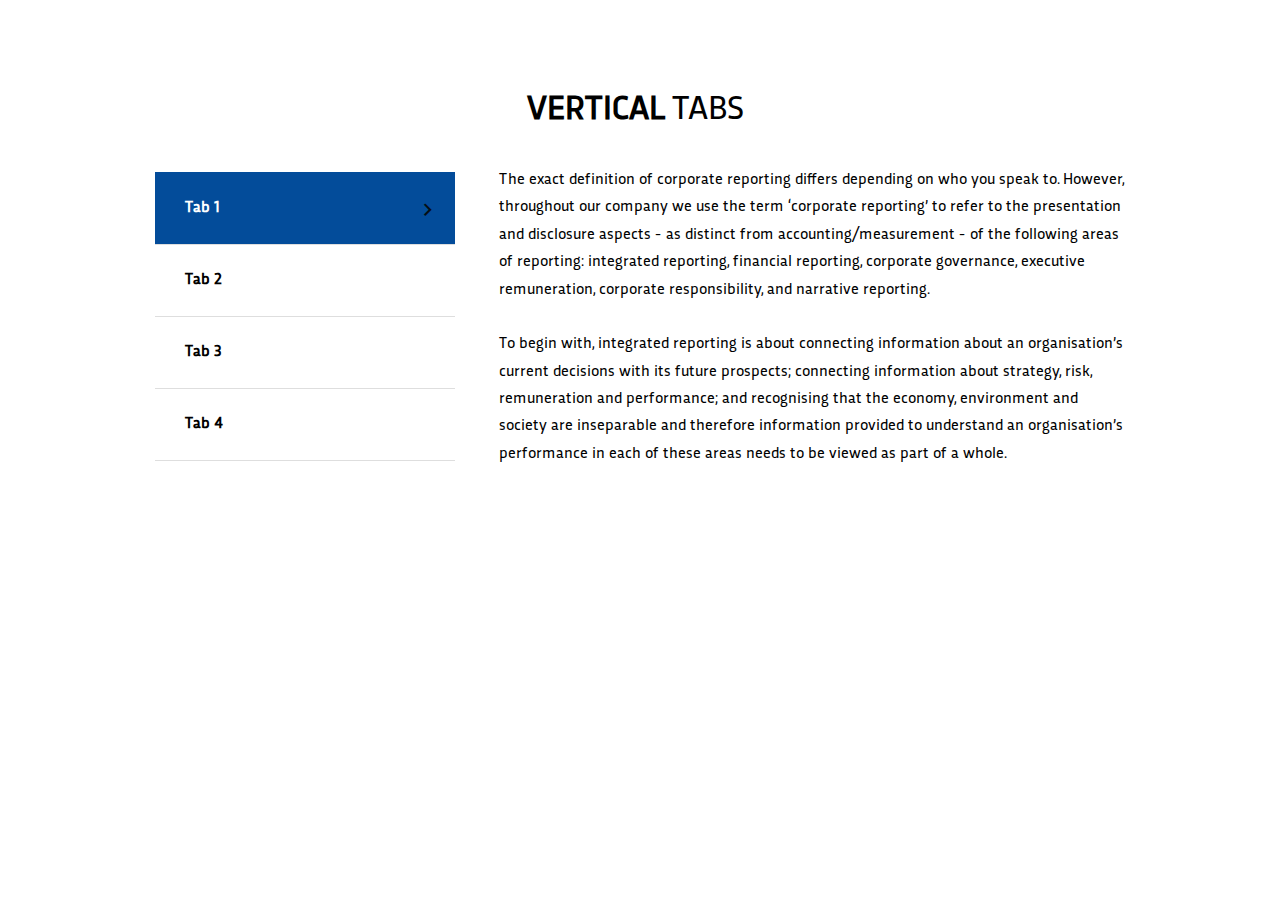
<file: tabs.html>
<!DOCTYPE html>
<html lang="es" class="wide wow-animation">
<head>
<title>Multipurpose</title>
<meta name="format-detection" content="telephone=no">
<meta name="viewport" content="width=device-width, height=device-height, initial-scale=1.0, maximum-scale=1.0, user-scalable=0">
<meta http-equiv="X-UA-Compatible" content="IE=edge">
<meta charset="utf-8">
<link rel="icon" href="images/favicon.ico" type="image/x-icon">
<link rel="stylesheet" type="text/css" href="css/css.css?family=Roboto:100,300,400,500,700%7CPlayfair+Display:400,700,700i,900,900i">
<link rel="stylesheet" href="css/style.css">
</head>
<body style="">
<div class="page">

  <main class="page-content">


    <section class="section-top-60 section-sm-top-90">
      <div class="shell">
        <h3 class="text-center">Vertical <span class="text-thin">Tabs</span></h3>
        <div class="range range-sm-center offset-top-40">
          <div class="cell-lg-10">
            <div id="tabs-2" class="tabs-custom tabs-vertical tabs-corporate">
              <ul class="nav nav-tabs">
                <li class="active"><a href="#tabs-2-1" data-toggle="tab">Tab 1</a></li>
                <li><a href="#tabs-2-2" data-toggle="tab">Tab 2</a></li>
                <li><a href="#tabs-2-3" data-toggle="tab">Tab 3</a></li>
                <li><a href="#tabs-2-4" data-toggle="tab">Tab 4</a></li>
              </ul>
              <div class="tab-content text-secondary">
                <div id="tabs-2-1" class="tab-pane fade in active">
                  <p class="text-gray-base">The exact definition of corporate reporting differs depending on who you speak to. However, throughout our company we use the term ‘corporate reporting’ to refer to the presentation and disclosure aspects - as distinct from accounting/measurement - of the following areas of reporting: integrated reporting, financial reporting, corporate governance, executive remuneration, corporate responsibility, and narrative reporting.</p>
                  <p class="text-gray-base">To begin with, integrated reporting is about connecting information about an organisation’s current decisions with its future prospects; connecting information about strategy, risk, remuneration and performance; and recognising that the economy, environment and society are inseparable and therefore information provided to understand an organisation’s performance in each of these areas needs to be viewed as part of a whole.</p>
                </div>
                <div id="tabs-2-2" class="tab-pane fade">
                  <p class="text-gray-base">Capital markets are markets for buying and selling equity and debt instruments. Capital markets channel savings and investment between suppliers of capital such as retail investors and institutional investors, and users of capital like businesses, government and individuals. Capital markets are vital to the functioning of an economy, since capital is a critical component for generating economic output. Capital markets include primary markets, where new stock and bond issues are sold to investors, and secondary markets, which trade existing securities.</p>
                  <p class="text-gray-base">Capital markets are a broad category of markets facilitating the buying and selling of financial instruments. In particular, there are two categories of financial instruments that capital in which markets are involved. These are equity securities, which are often known as stocks, and debt securities, which are often known as bonds. Capital markets involve the issuing of stocks and bonds for medium-term and long-term durations, generally terms of one year or more.</p>
                </div>
                <div id="tabs-2-3" class="tab-pane fade">
                  <p class="text-gray-base">An internal audit is the examination, monitoring and analysis of activities related to a company's operations, including its business structure, employee behavior and information systems. Internal audit regulations, such as the Sarbanes-Oxley Act of 2002, have increased corporate requirements for performing internal audits. Audits are important components of a company's risk management as they help to identify issues before they become substantial problems, such as attempts to steal intellectual property.</p>
                  <p class="text-gray-base">An internal audit begins by an auditor assessing current processes and procedures. The auditor then analyzes and compares the results to internal control objectives. He determines whether the results comply with internal policies and procedures as well as state and federal laws. Finally, the auditor compiles and presents an audit report to the business owner.</p>
                </div>
                <div id="tabs-2-4" class="tab-pane fade">
                  <p class="text-gray-base">When it comes to external auditing, there are two different categories of auditors. First, there is an external or statutory auditor who works independently to evaluate financial reporting, and then there are external cost auditors who evaluate cost statements and sheets to see if they’re free of misstatements or fraud. Both of these types of auditors follow a set of standards different from that of the company or organization hiring them to do the work.</p>
                  <p class="text-gray-base">Internal auditors, as the name implies, are employed by the company or organization for whom they are performing the audit. To the best of their ability, internal auditors provide information to the board, managers, and other stakeholders on the accuracy of their books and the efficacy of their internal systems. Consultant auditors, while not working internally, use the standards of the company they are auditing as opposed to a separate set of standards. These types of auditors are used when an organization doesn’t have the resources to audit certain parts of their own operations.</p>
                </div>
              </div>
            </div>
          </div>
        </div>
      </div>
    </section>


  </main>

</div>

<script src="js/core.min.js"></script>
<script src="js/script.js"></script>
</body>
</html>
</file>
<file: css/css.css>
/* cyrillic */
@font-face {
  font-family: 'Playfair Display';
  font-style: normal;
  font-weight: 400;
  src: local('Playfair Display'), local('PlayfairDisplay-Regular'), url(https://fonts.gstatic.com/s/playfairdisplay/v10/2NBgzUtEeyB-Xtpr9bm1CUR-13DsDU150T1bKbJZejI.woff2) format('woff2');
  unicode-range: U+0400-045F, U+0490-0491, U+04B0-04B1, U+2116;
}
/* latin-ext */
@font-face {
  font-family: 'Playfair Display';
  font-style: normal;
  font-weight: 400;
  src: local('Playfair Display'), local('PlayfairDisplay-Regular'), url(https://fonts.gstatic.com/s/playfairdisplay/v10/2NBgzUtEeyB-Xtpr9bm1CfoVn-aGdXvQRwgLLg-TkDk.woff2) format('woff2');
  unicode-range: U+0100-024F, U+1E00-1EFF, U+20A0-20AB, U+20AD-20CF, U+2C60-2C7F, U+A720-A7FF;
}
/* latin */
@font-face {
  font-family: 'Playfair Display';
  font-style: normal;
  font-weight: 400;
  src: local('Playfair Display'), local('PlayfairDisplay-Regular'), url(https://fonts.gstatic.com/s/playfairdisplay/v10/2NBgzUtEeyB-Xtpr9bm1Cdhy5e3cTyNKTHXrP9DO-Rc.woff2) format('woff2');
  unicode-range: U+0000-00FF, U+0131, U+0152-0153, U+02C6, U+02DA, U+02DC, U+2000-206F, U+2074, U+20AC, U+2212, U+2215;
}
/* cyrillic */
@font-face {
  font-family: 'Playfair Display';
  font-style: normal;
  font-weight: 700;
  src: local('Playfair Display Bold'), local('PlayfairDisplay-Bold'), url(https://fonts.gstatic.com/s/playfairdisplay/v10/UC3ZEjagJi85gF9qFaBgIKHabUDGjprROP0Kzi4LtY8.woff2) format('woff2');
  unicode-range: U+0400-045F, U+0490-0491, U+04B0-04B1, U+2116;
}
/* latin-ext */
@font-face {
  font-family: 'Playfair Display';
  font-style: normal;
  font-weight: 700;
  src: local('Playfair Display Bold'), local('PlayfairDisplay-Bold'), url(https://fonts.gstatic.com/s/playfairdisplay/v10/UC3ZEjagJi85gF9qFaBgILCFnVHHm1VfBoEzRr6gqH0.woff2) format('woff2');
  unicode-range: U+0100-024F, U+1E00-1EFF, U+20A0-20AB, U+20AD-20CF, U+2C60-2C7F, U+A720-A7FF;
}
/* latin */
@font-face {
  font-family: 'Playfair Display';
  font-style: normal;
  font-weight: 700;
  src: local('Playfair Display Bold'), local('PlayfairDisplay-Bold'), url(https://fonts.gstatic.com/s/playfairdisplay/v10/UC3ZEjagJi85gF9qFaBgIIsv7neNnoQYDmljOSnH1QE.woff2) format('woff2');
  unicode-range: U+0000-00FF, U+0131, U+0152-0153, U+02C6, U+02DA, U+02DC, U+2000-206F, U+2074, U+20AC, U+2212, U+2215;
}
/* cyrillic */
@font-face {
  font-family: 'Playfair Display';
  font-style: normal;
  font-weight: 900;
  src: local('Playfair Display Black'), local('PlayfairDisplay-Black'), url(https://fonts.gstatic.com/s/playfairdisplay/v10/UC3ZEjagJi85gF9qFaBgIJDIFf5Wheh9SWCUqp--Vvo.woff2) format('woff2');
  unicode-range: U+0400-045F, U+0490-0491, U+04B0-04B1, U+2116;
}
/* latin-ext */
@font-face {
  font-family: 'Playfair Display';
  font-style: normal;
  font-weight: 900;
  src: local('Playfair Display Black'), local('PlayfairDisplay-Black'), url(https://fonts.gstatic.com/s/playfairdisplay/v10/UC3ZEjagJi85gF9qFaBgIJulvK9r9ZyXR2Qi4DVS52A.woff2) format('woff2');
  unicode-range: U+0100-024F, U+1E00-1EFF, U+20A0-20AB, U+20AD-20CF, U+2C60-2C7F, U+A720-A7FF;
}
/* latin */
@font-face {
  font-family: 'Playfair Display';
  font-style: normal;
  font-weight: 900;
  src: local('Playfair Display Black'), local('PlayfairDisplay-Black'), url(https://fonts.gstatic.com/s/playfairdisplay/v10/UC3ZEjagJi85gF9qFaBgIMGhQI7v0ryGuSQ4oDzNyds.woff2) format('woff2');
  unicode-range: U+0000-00FF, U+0131, U+0152-0153, U+02C6, U+02DA, U+02DC, U+2000-206F, U+2074, U+20AC, U+2212, U+2215;
}
/* cyrillic */
@font-face {
  font-family: 'Playfair Display';
  font-style: italic;
  font-weight: 700;
  src: local('Playfair Display Bold Italic'), local('PlayfairDisplay-BoldItalic'), url(https://fonts.gstatic.com/s/playfairdisplay/v10/n7G4PqJvFP2Kubl0VBLDEMjNOE6OIchc6xEWGp4AFzI.woff2) format('woff2');
  unicode-range: U+0400-045F, U+0490-0491, U+04B0-04B1, U+2116;
}
/* latin-ext */
@font-face {
  font-family: 'Playfair Display';
  font-style: italic;
  font-weight: 700;
  src: local('Playfair Display Bold Italic'), local('PlayfairDisplay-BoldItalic'), url(https://fonts.gstatic.com/s/playfairdisplay/v10/n7G4PqJvFP2Kubl0VBLDEGfg93gVtA75Tg3Rp7v1E0k.woff2) format('woff2');
  unicode-range: U+0100-024F, U+1E00-1EFF, U+20A0-20AB, U+20AD-20CF, U+2C60-2C7F, U+A720-A7FF;
}
/* latin */
@font-face {
  font-family: 'Playfair Display';
  font-style: italic;
  font-weight: 700;
  src: local('Playfair Display Bold Italic'), local('PlayfairDisplay-BoldItalic'), url(https://fonts.gstatic.com/s/playfairdisplay/v10/n7G4PqJvFP2Kubl0VBLDEBZeN5y77JNHCKkhVNuYRJ4.woff2) format('woff2');
  unicode-range: U+0000-00FF, U+0131, U+0152-0153, U+02C6, U+02DA, U+02DC, U+2000-206F, U+2074, U+20AC, U+2212, U+2215;
}
/* cyrillic */
@font-face {
  font-family: 'Playfair Display';
  font-style: italic;
  font-weight: 900;
  src: local('Playfair Display Black Italic'), local('PlayfairDisplay-BlackItalic'), url(https://fonts.gstatic.com/s/playfairdisplay/v10/n7G4PqJvFP2Kubl0VBLDEPHxitLUyfNBf6ng_UQSrKg.woff2) format('woff2');
  unicode-range: U+0400-045F, U+0490-0491, U+04B0-04B1, U+2116;
}
/* latin-ext */
@font-face {
  font-family: 'Playfair Display';
  font-style: italic;
  font-weight: 900;
  src: local('Playfair Display Black Italic'), local('PlayfairDisplay-BlackItalic'), url(https://fonts.gstatic.com/s/playfairdisplay/v10/n7G4PqJvFP2Kubl0VBLDEO1T31EEmVB7XJSO5b6KPbY.woff2) format('woff2');
  unicode-range: U+0100-024F, U+1E00-1EFF, U+20A0-20AB, U+20AD-20CF, U+2C60-2C7F, U+A720-A7FF;
}
/* latin */
@font-face {
  font-family: 'Playfair Display';
  font-style: italic;
  font-weight: 900;
  src: local('Playfair Display Black Italic'), local('PlayfairDisplay-BlackItalic'), url(https://fonts.gstatic.com/s/playfairdisplay/v10/n7G4PqJvFP2Kubl0VBLDEOgMHfjK404vVBa5PdO9RSo.woff2) format('woff2');
  unicode-range: U+0000-00FF, U+0131, U+0152-0153, U+02C6, U+02DA, U+02DC, U+2000-206F, U+2074, U+20AC, U+2212, U+2215;
}
/* cyrillic-ext */
@font-face {
  font-family: 'Roboto';
  font-style: normal;
  font-weight: 100;
  src: local('Roboto Thin'), local('Roboto-Thin'), url(https://fonts.gstatic.com/s/roboto/v15/ty9dfvLAziwdqQ2dHoyjphTbgVql8nDJpwnrE27mub0.woff2) format('woff2');
  unicode-range: U+0460-052F, U+20B4, U+2DE0-2DFF, U+A640-A69F;
}
/* cyrillic */
@font-face {
  font-family: 'Roboto';
  font-style: normal;
  font-weight: 100;
  src: local('Roboto Thin'), local('Roboto-Thin'), url(https://fonts.gstatic.com/s/roboto/v15/frNV30OaYdlFRtH2VnZZdhTbgVql8nDJpwnrE27mub0.woff2) format('woff2');
  unicode-range: U+0400-045F, U+0490-0491, U+04B0-04B1, U+2116;
}
/* greek-ext */
@font-face {
  font-family: 'Roboto';
  font-style: normal;
  font-weight: 100;
  src: local('Roboto Thin'), local('Roboto-Thin'), url(https://fonts.gstatic.com/s/roboto/v15/gwVJDERN2Amz39wrSoZ7FxTbgVql8nDJpwnrE27mub0.woff2) format('woff2');
  unicode-range: U+1F00-1FFF;
}
/* greek */
@font-face {
  font-family: 'Roboto';
  font-style: normal;
  font-weight: 100;
  src: local('Roboto Thin'), local('Roboto-Thin'), url(https://fonts.gstatic.com/s/roboto/v15/aZMswpodYeVhtRvuABJWvBTbgVql8nDJpwnrE27mub0.woff2) format('woff2');
  unicode-range: U+0370-03FF;
}
/* vietnamese */
@font-face {
  font-family: 'Roboto';
  font-style: normal;
  font-weight: 100;
  src: local('Roboto Thin'), local('Roboto-Thin'), url(https://fonts.gstatic.com/s/roboto/v15/VvXUGKZXbHtX_S_VCTLpGhTbgVql8nDJpwnrE27mub0.woff2) format('woff2');
  unicode-range: U+0102-0103, U+1EA0-1EF9, U+20AB;
}
/* latin-ext */
@font-face {
  font-family: 'Roboto';
  font-style: normal;
  font-weight: 100;
  src: local('Roboto Thin'), local('Roboto-Thin'), url(https://fonts.gstatic.com/s/roboto/v15/e7MeVAyvogMqFwwl61PKhBTbgVql8nDJpwnrE27mub0.woff2) format('woff2');
  unicode-range: U+0100-024F, U+1E00-1EFF, U+20A0-20AB, U+20AD-20CF, U+2C60-2C7F, U+A720-A7FF;
}
/* latin */
@font-face {
  font-family: 'Roboto';
  font-style: normal;
  font-weight: 100;
  src: local('Roboto Thin'), local('Roboto-Thin'), url(https://fonts.gstatic.com/s/roboto/v15/2tsd397wLxj96qwHyNIkxPesZW2xOQ-xsNqO47m55DA.woff2) format('woff2');
  unicode-range: U+0000-00FF, U+0131, U+0152-0153, U+02C6, U+02DA, U+02DC, U+2000-206F, U+2074, U+20AC, U+2212, U+2215;
}
/* cyrillic-ext */
@font-face {
  font-family: 'Roboto';
  font-style: normal;
  font-weight: 300;
  src: local('Roboto Light'), local('Roboto-Light'), url(https://fonts.gstatic.com/s/roboto/v15/0eC6fl06luXEYWpBSJvXCBJtnKITppOI_IvcXXDNrsc.woff2) format('woff2');
  unicode-range: U+0460-052F, U+20B4, U+2DE0-2DFF, U+A640-A69F;
}
/* cyrillic */
@font-face {
  font-family: 'Roboto';
  font-style: normal;
  font-weight: 300;
  src: local('Roboto Light'), local('Roboto-Light'), url(https://fonts.gstatic.com/s/roboto/v15/Fl4y0QdOxyyTHEGMXX8kcRJtnKITppOI_IvcXXDNrsc.woff2) format('woff2');
  unicode-range: U+0400-045F, U+0490-0491, U+04B0-04B1, U+2116;
}
/* greek-ext */
@font-face {
  font-family: 'Roboto';
  font-style: normal;
  font-weight: 300;
  src: local('Roboto Light'), local('Roboto-Light'), url(https://fonts.gstatic.com/s/roboto/v15/-L14Jk06m6pUHB-5mXQQnRJtnKITppOI_IvcXXDNrsc.woff2) format('woff2');
  unicode-range: U+1F00-1FFF;
}
/* greek */
@font-face {
  font-family: 'Roboto';
  font-style: normal;
  font-weight: 300;
  src: local('Roboto Light'), local('Roboto-Light'), url(https://fonts.gstatic.com/s/roboto/v15/I3S1wsgSg9YCurV6PUkTORJtnKITppOI_IvcXXDNrsc.woff2) format('woff2');
  unicode-range: U+0370-03FF;
}
/* vietnamese */
@font-face {
  font-family: 'Roboto';
  font-style: normal;
  font-weight: 300;
  src: local('Roboto Light'), local('Roboto-Light'), url(https://fonts.gstatic.com/s/roboto/v15/NYDWBdD4gIq26G5XYbHsFBJtnKITppOI_IvcXXDNrsc.woff2) format('woff2');
  unicode-range: U+0102-0103, U+1EA0-1EF9, U+20AB;
}
/* latin-ext */
@font-face {
  font-family: 'Roboto';
  font-style: normal;
  font-weight: 300;
  src: local('Roboto Light'), local('Roboto-Light'), url(https://fonts.gstatic.com/s/roboto/v15/Pru33qjShpZSmG3z6VYwnRJtnKITppOI_IvcXXDNrsc.woff2) format('woff2');
  unicode-range: U+0100-024F, U+1E00-1EFF, U+20A0-20AB, U+20AD-20CF, U+2C60-2C7F, U+A720-A7FF;
}
/* latin */
@font-face {
  font-family: 'Roboto';
  font-style: normal;
  font-weight: 300;
  src: local('Roboto Light'), local('Roboto-Light'), url(https://fonts.gstatic.com/s/roboto/v15/Hgo13k-tfSpn0qi1SFdUfVtXRa8TVwTICgirnJhmVJw.woff2) format('woff2');
  unicode-range: U+0000-00FF, U+0131, U+0152-0153, U+02C6, U+02DA, U+02DC, U+2000-206F, U+2074, U+20AC, U+2212, U+2215;
}
/* cyrillic-ext */
@font-face {
  font-family: 'Roboto';
  font-style: normal;
  font-weight: 400;
  src: local('Roboto'), local('Roboto-Regular'), url(https://fonts.gstatic.com/s/roboto/v15/ek4gzZ-GeXAPcSbHtCeQI_esZW2xOQ-xsNqO47m55DA.woff2) format('woff2');
  unicode-range: U+0460-052F, U+20B4, U+2DE0-2DFF, U+A640-A69F;
}
/* cyrillic */
@font-face {
  font-family: 'Roboto';
  font-style: normal;
  font-weight: 400;
  src: local('Roboto'), local('Roboto-Regular'), url(https://fonts.gstatic.com/s/roboto/v15/mErvLBYg_cXG3rLvUsKT_fesZW2xOQ-xsNqO47m55DA.woff2) format('woff2');
  unicode-range: U+0400-045F, U+0490-0491, U+04B0-04B1, U+2116;
}
/* greek-ext */
@font-face {
  font-family: 'Roboto';
  font-style: normal;
  font-weight: 400;
  src: local('Roboto'), local('Roboto-Regular'), url(https://fonts.gstatic.com/s/roboto/v15/-2n2p-_Y08sg57CNWQfKNvesZW2xOQ-xsNqO47m55DA.woff2) format('woff2');
  unicode-range: U+1F00-1FFF;
}
/* greek */
@font-face {
  font-family: 'Roboto';
  font-style: normal;
  font-weight: 400;
  src: local('Roboto'), local('Roboto-Regular'), url(https://fonts.gstatic.com/s/roboto/v15/u0TOpm082MNkS5K0Q4rhqvesZW2xOQ-xsNqO47m55DA.woff2) format('woff2');
  unicode-range: U+0370-03FF;
}
/* vietnamese */
@font-face {
  font-family: 'Roboto';
  font-style: normal;
  font-weight: 400;
  src: local('Roboto'), local('Roboto-Regular'), url(https://fonts.gstatic.com/s/roboto/v15/NdF9MtnOpLzo-noMoG0miPesZW2xOQ-xsNqO47m55DA.woff2) format('woff2');
  unicode-range: U+0102-0103, U+1EA0-1EF9, U+20AB;
}
/* latin-ext */
@font-face {
  font-family: 'Roboto';
  font-style: normal;
  font-weight: 400;
  src: local('Roboto'), local('Roboto-Regular'), url(https://fonts.gstatic.com/s/roboto/v15/Fcx7Wwv8OzT71A3E1XOAjvesZW2xOQ-xsNqO47m55DA.woff2) format('woff2');
  unicode-range: U+0100-024F, U+1E00-1EFF, U+20A0-20AB, U+20AD-20CF, U+2C60-2C7F, U+A720-A7FF;
}
/* latin */
@font-face {
  font-family: 'Roboto';
  font-style: normal;
  font-weight: 400;
  src: local('Roboto'), local('Roboto-Regular'), url(https://fonts.gstatic.com/s/roboto/v15/CWB0XYA8bzo0kSThX0UTuA.woff2) format('woff2');
  unicode-range: U+0000-00FF, U+0131, U+0152-0153, U+02C6, U+02DA, U+02DC, U+2000-206F, U+2074, U+20AC, U+2212, U+2215;
}
/* cyrillic-ext */
@font-face {
  font-family: 'Roboto';
  font-style: normal;
  font-weight: 500;
  src: local('Roboto Medium'), local('Roboto-Medium'), url(https://fonts.gstatic.com/s/roboto/v15/ZLqKeelYbATG60EpZBSDyxJtnKITppOI_IvcXXDNrsc.woff2) format('woff2');
  unicode-range: U+0460-052F, U+20B4, U+2DE0-2DFF, U+A640-A69F;
}
/* cyrillic */
@font-face {
  font-family: 'Roboto';
  font-style: normal;
  font-weight: 500;
  src: local('Roboto Medium'), local('Roboto-Medium'), url(https://fonts.gstatic.com/s/roboto/v15/oHi30kwQWvpCWqAhzHcCSBJtnKITppOI_IvcXXDNrsc.woff2) format('woff2');
  unicode-range: U+0400-045F, U+0490-0491, U+04B0-04B1, U+2116;
}
/* greek-ext */
@font-face {
  font-family: 'Roboto';
  font-style: normal;
  font-weight: 500;
  src: local('Roboto Medium'), local('Roboto-Medium'), url(https://fonts.gstatic.com/s/roboto/v15/rGvHdJnr2l75qb0YND9NyBJtnKITppOI_IvcXXDNrsc.woff2) format('woff2');
  unicode-range: U+1F00-1FFF;
}
/* greek */
@font-face {
  font-family: 'Roboto';
  font-style: normal;
  font-weight: 500;
  src: local('Roboto Medium'), local('Roboto-Medium'), url(https://fonts.gstatic.com/s/roboto/v15/mx9Uck6uB63VIKFYnEMXrRJtnKITppOI_IvcXXDNrsc.woff2) format('woff2');
  unicode-range: U+0370-03FF;
}
/* vietnamese */
@font-face {
  font-family: 'Roboto';
  font-style: normal;
  font-weight: 500;
  src: local('Roboto Medium'), local('Roboto-Medium'), url(https://fonts.gstatic.com/s/roboto/v15/mbmhprMH69Zi6eEPBYVFhRJtnKITppOI_IvcXXDNrsc.woff2) format('woff2');
  unicode-range: U+0102-0103, U+1EA0-1EF9, U+20AB;
}
/* latin-ext */
@font-face {
  font-family: 'Roboto';
  font-style: normal;
  font-weight: 500;
  src: local('Roboto Medium'), local('Roboto-Medium'), url(https://fonts.gstatic.com/s/roboto/v15/oOeFwZNlrTefzLYmlVV1UBJtnKITppOI_IvcXXDNrsc.woff2) format('woff2');
  unicode-range: U+0100-024F, U+1E00-1EFF, U+20A0-20AB, U+20AD-20CF, U+2C60-2C7F, U+A720-A7FF;
}
/* latin */
@font-face {
  font-family: 'Roboto';
  font-style: normal;
  font-weight: 500;
  src: local('Roboto Medium'), local('Roboto-Medium'), url(https://fonts.gstatic.com/s/roboto/v15/RxZJdnzeo3R5zSexge8UUVtXRa8TVwTICgirnJhmVJw.woff2) format('woff2');
  unicode-range: U+0000-00FF, U+0131, U+0152-0153, U+02C6, U+02DA, U+02DC, U+2000-206F, U+2074, U+20AC, U+2212, U+2215;
}
/* cyrillic-ext */
@font-face {
  font-family: 'Roboto';
  font-style: normal;
  font-weight: 700;
  src: local('Roboto Bold'), local('Roboto-Bold'), url(https://fonts.gstatic.com/s/roboto/v15/77FXFjRbGzN4aCrSFhlh3hJtnKITppOI_IvcXXDNrsc.woff2) format('woff2');
  unicode-range: U+0460-052F, U+20B4, U+2DE0-2DFF, U+A640-A69F;
}
/* cyrillic */
@font-face {
  font-family: 'Roboto';
  font-style: normal;
  font-weight: 700;
  src: local('Roboto Bold'), local('Roboto-Bold'), url(https://fonts.gstatic.com/s/roboto/v15/isZ-wbCXNKAbnjo6_TwHThJtnKITppOI_IvcXXDNrsc.woff2) format('woff2');
  unicode-range: U+0400-045F, U+0490-0491, U+04B0-04B1, U+2116;
}
/* greek-ext */
@font-face {
  font-family: 'Roboto';
  font-style: normal;
  font-weight: 700;
  src: local('Roboto Bold'), local('Roboto-Bold'), url(https://fonts.gstatic.com/s/roboto/v15/UX6i4JxQDm3fVTc1CPuwqhJtnKITppOI_IvcXXDNrsc.woff2) format('woff2');
  unicode-range: U+1F00-1FFF;
}
/* greek */
@font-face {
  font-family: 'Roboto';
  font-style: normal;
  font-weight: 700;
  src: local('Roboto Bold'), local('Roboto-Bold'), url(https://fonts.gstatic.com/s/roboto/v15/jSN2CGVDbcVyCnfJfjSdfBJtnKITppOI_IvcXXDNrsc.woff2) format('woff2');
  unicode-range: U+0370-03FF;
}
/* vietnamese */
@font-face {
  font-family: 'Roboto';
  font-style: normal;
  font-weight: 700;
  src: local('Roboto Bold'), local('Roboto-Bold'), url(https://fonts.gstatic.com/s/roboto/v15/PwZc-YbIL414wB9rB1IAPRJtnKITppOI_IvcXXDNrsc.woff2) format('woff2');
  unicode-range: U+0102-0103, U+1EA0-1EF9, U+20AB;
}
/* latin-ext */
@font-face {
  font-family: 'Roboto';
  font-style: normal;
  font-weight: 700;
  src: local('Roboto Bold'), local('Roboto-Bold'), url(https://fonts.gstatic.com/s/roboto/v15/97uahxiqZRoncBaCEI3aWxJtnKITppOI_IvcXXDNrsc.woff2) format('woff2');
  unicode-range: U+0100-024F, U+1E00-1EFF, U+20A0-20AB, U+20AD-20CF, U+2C60-2C7F, U+A720-A7FF;
}
/* latin */
@font-face {
  font-family: 'Roboto';
  font-style: normal;
  font-weight: 700;
  src: local('Roboto Bold'), local('Roboto-Bold'), url(https://fonts.gstatic.com/s/roboto/v15/d-6IYplOFocCacKzxwXSOFtXRa8TVwTICgirnJhmVJw.woff2) format('woff2');
  unicode-range: U+0000-00FF, U+0131, U+0152-0153, U+02C6, U+02DA, U+02DC, U+2000-206F, U+2074, U+20AC, U+2212, U+2215;
}
</file>
